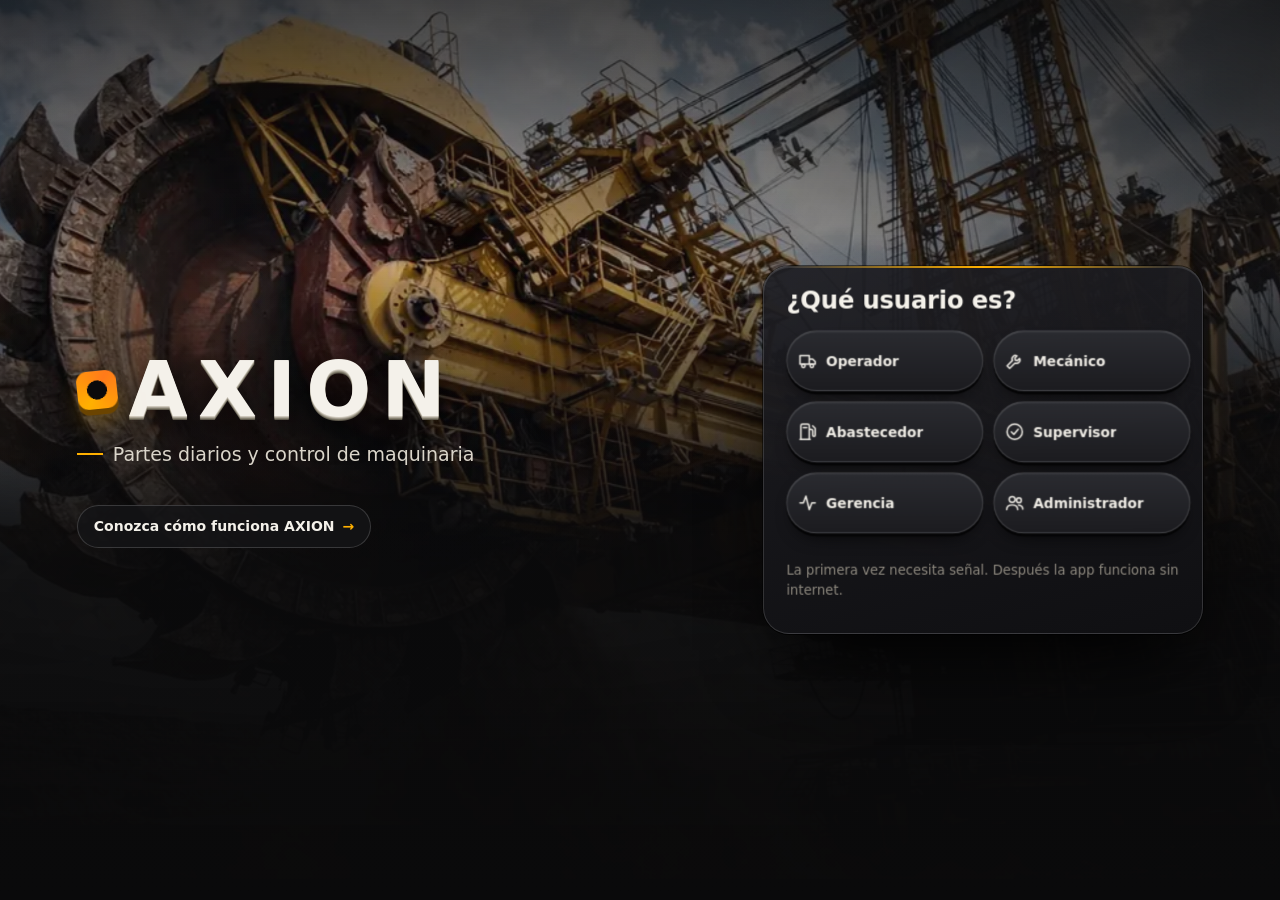
<file: index.html>
<!doctype html>
<html lang="es-PE">
<head>
  <meta charset="utf-8">
  <meta name="viewport" content="width=device-width, initial-scale=1, viewport-fit=cover">
  <meta name="theme-color" content="#0A0A0B">
  <meta name="description" content="AXION · partes diarios y control de maquinaria pesada">
  <title>AXION</title>
  <link rel="manifest" href="manifest.webmanifest">
  <link rel="icon" href="icono-192.png">
  <link rel="apple-touch-icon" href="icono-192.png">
  <!-- sin fuentes externas: la app abre al instante aun con poca señal (usa la letra del celular) -->
  <link rel="preload" as="image" href="fondo-movil.webp" type="image/webp">
  <link rel="stylesheet" href="styles.css">
  <!-- modo de color antes de dibujar (evita un destello oscuro al abrir en modo claro) -->
  <script>try { var t = localStorage.getItem('axion_tema') || 'oscuro'; if (t === 'auto') t = matchMedia('(prefers-color-scheme: light)').matches ? 'claro' : 'oscuro'; document.documentElement.setAttribute('data-tema', t); } catch (e) {}</script>
</head>
<body>
  <div id="app" aria-live="polite"><main class="ingreso"><div class="logo">AXION</div><p class="lema">Cargando…</p></main></div>
  <dialog id="dlg" aria-modal="true"></dialog>
  <!-- No usar "hidden"/display:none: algunos navegadores (Safari) no abren la cámara desde un campo oculto así. -->
  <input id="camara" class="selector-foto" type="file" accept="image/*" capture="environment" tabindex="-1" aria-hidden="true">
  <input id="galeria" class="selector-foto" type="file" accept="image/*" tabindex="-1" aria-hidden="true">
  <script src="config.js"></script>
  <script src="reglas.js"></script>
  <script src="nucleo.js"></script>
  <script src="camara.js"></script>
  <script src="app.js"></script>
</body>
</html>
</file>
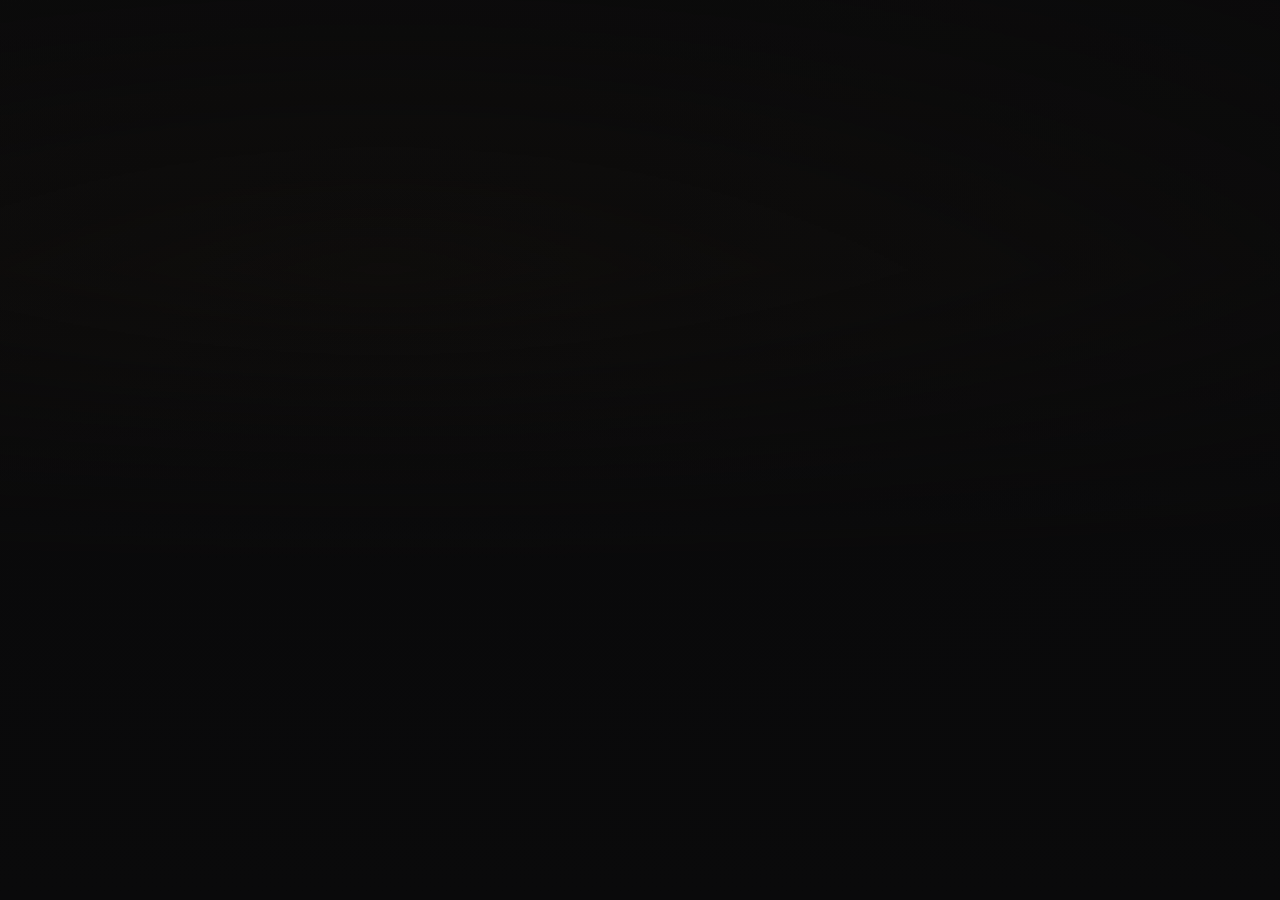
<file: combustible.html>
<!doctype html>
<html lang="es-PE">
<head>
  <meta charset="utf-8">
  <meta name="viewport" content="width=device-width, initial-scale=1, viewport-fit=cover">
  <meta name="theme-color" content="#0A0A0B">
  <meta name="description" content="AXION · Combustible: lectura de la hoja A4, consumos, gastos y desvíos por equipo">
  <title>AXION · Combustible</title>
  <link rel="manifest" href="manifest.webmanifest">
  <link rel="icon" href="icono-192.png">
  <link rel="apple-touch-icon" href="icono-192.png">
  <link rel="stylesheet" href="comb/estilos.css">
  <!-- el mismo modo de color que eligió en AXION (Cuenta › Apariencia) -->
  <script>try { var t = localStorage.getItem('axion_tema') || 'oscuro'; if (t === 'auto') t = matchMedia('(prefers-color-scheme: light)').matches ? 'claro' : 'oscuro'; document.documentElement.setAttribute('data-tema', t); var m = document.querySelector('meta[name="theme-color"]'); if (m && t === 'claro') m.setAttribute('content', '#F3F1EC'); } catch (e) {}</script>
</head>
<body>
  <div id="app" aria-live="polite"><main class="ingreso"><div class="logo">AXION<b>combustible</b></div><p class="lema">Cargando…</p></main></div>
  <dialog id="dlg" aria-modal="true"></dialog>
  <div id="aviso" role="status" aria-live="polite"></div>
  <!-- No usar display:none: Safari no abre la cámara desde un campo oculto así. -->
  <input id="camara" class="selector-foto" type="file" accept="image/*" capture="environment" tabindex="-1" aria-hidden="true">
  <input id="galeria" class="selector-foto" type="file" accept="image/*" tabindex="-1" aria-hidden="true">
  <script src="config.js"></script>
  <script src="comb/analisis.js"></script>
  <script src="comb/graficos.js"></script>
  <script src="comb/app.js"></script>
</body>
</html>
</file>
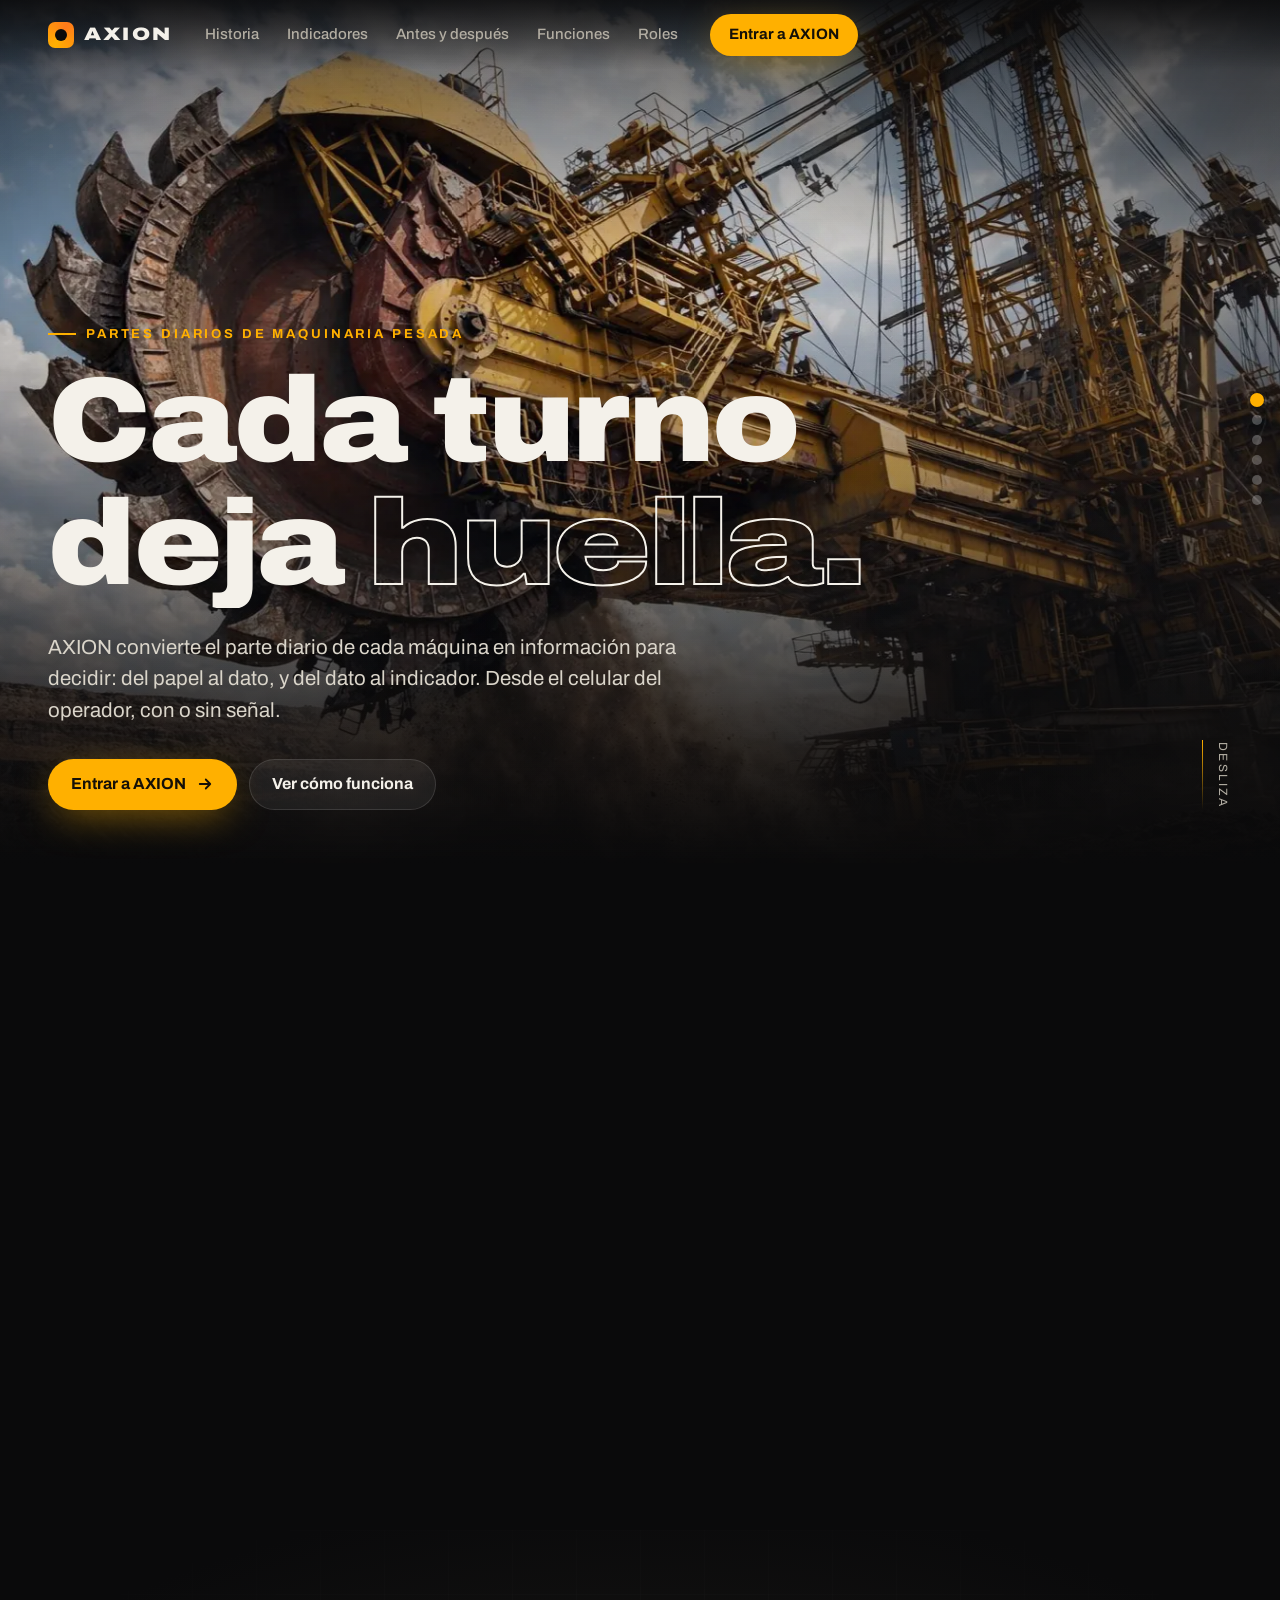
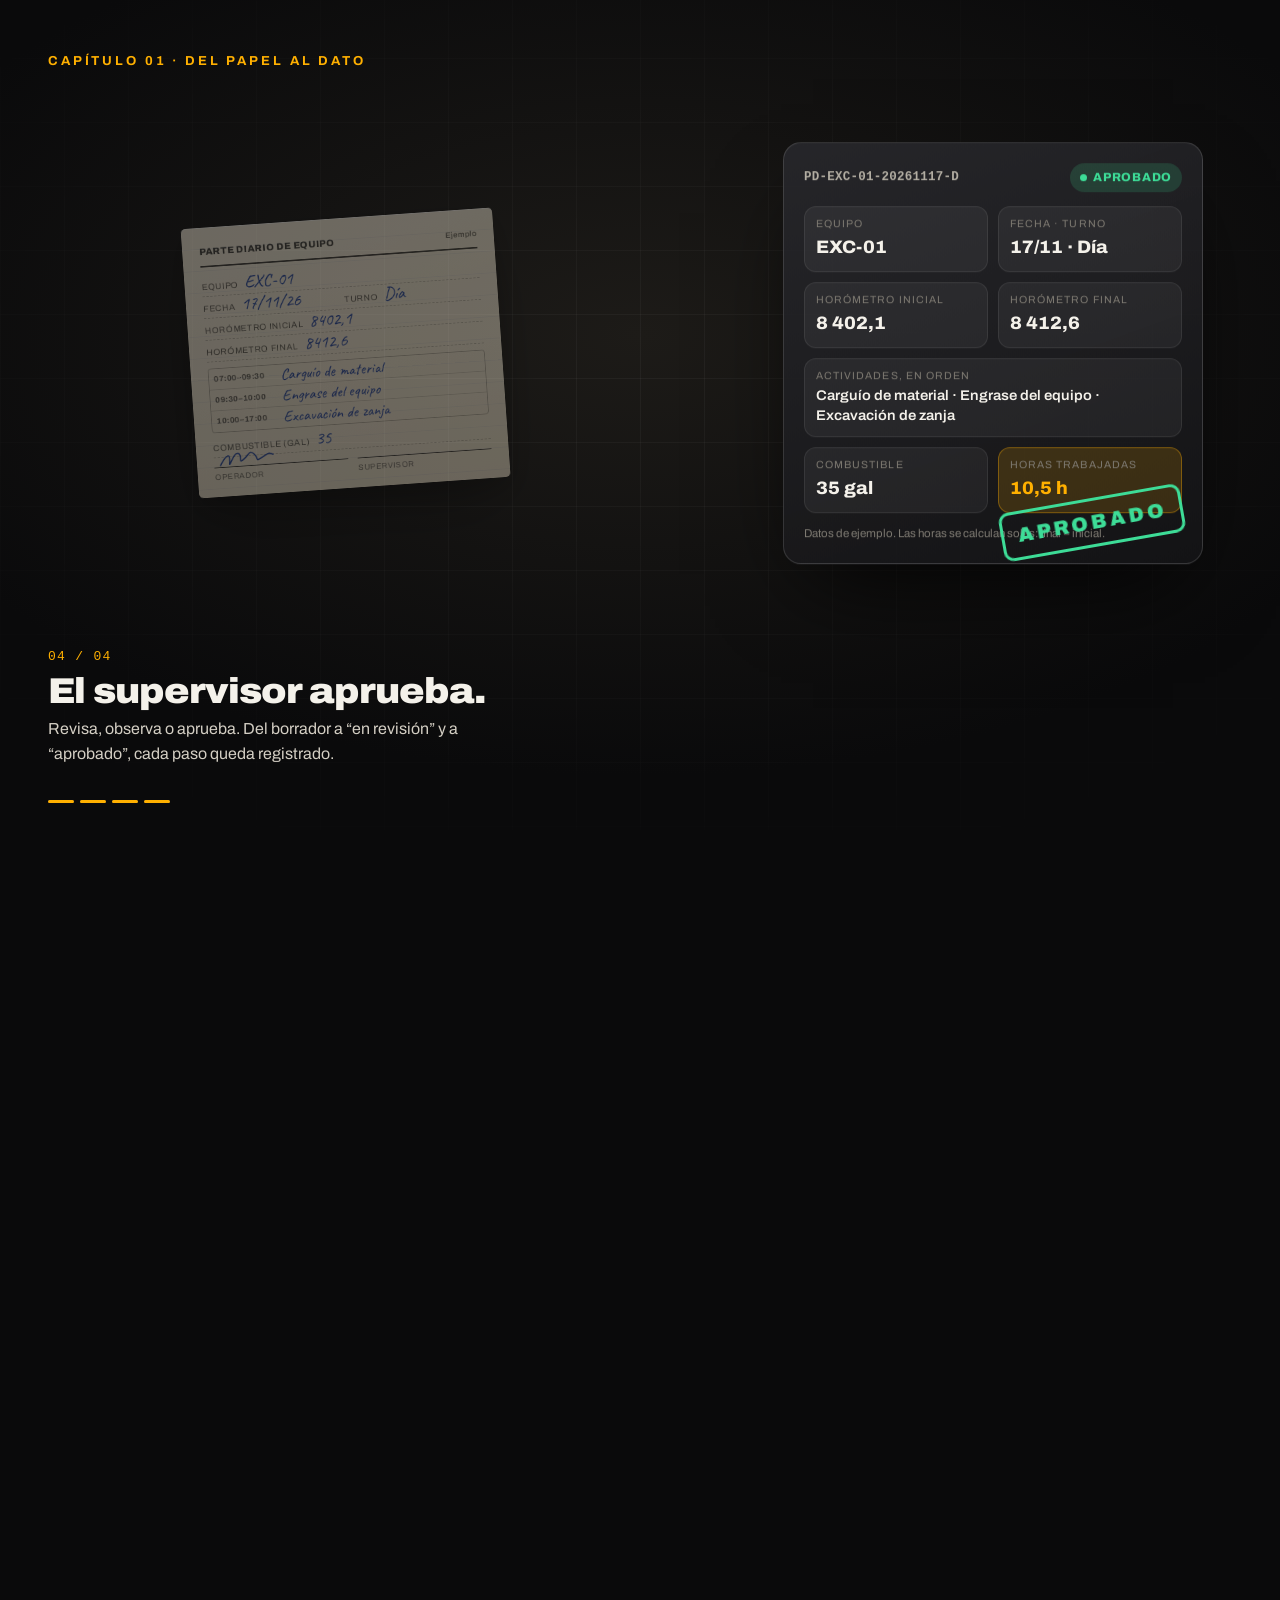
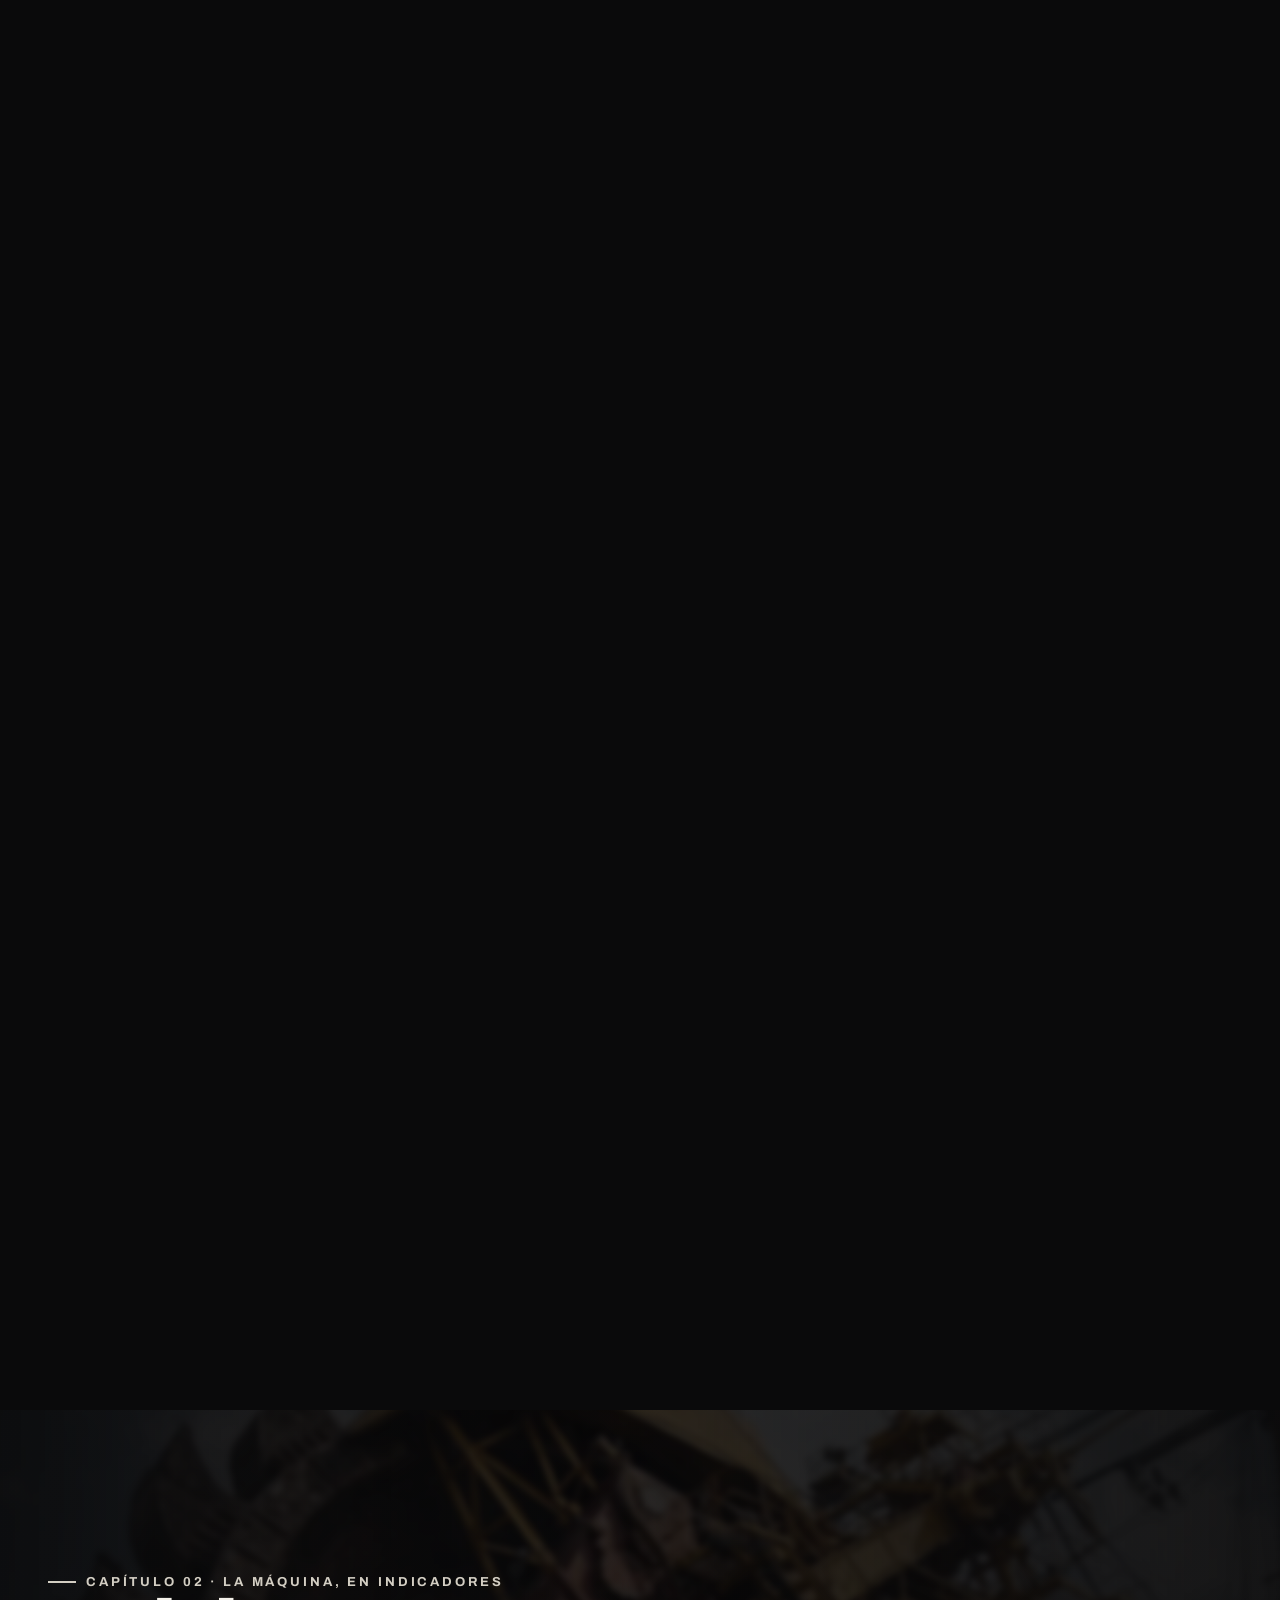
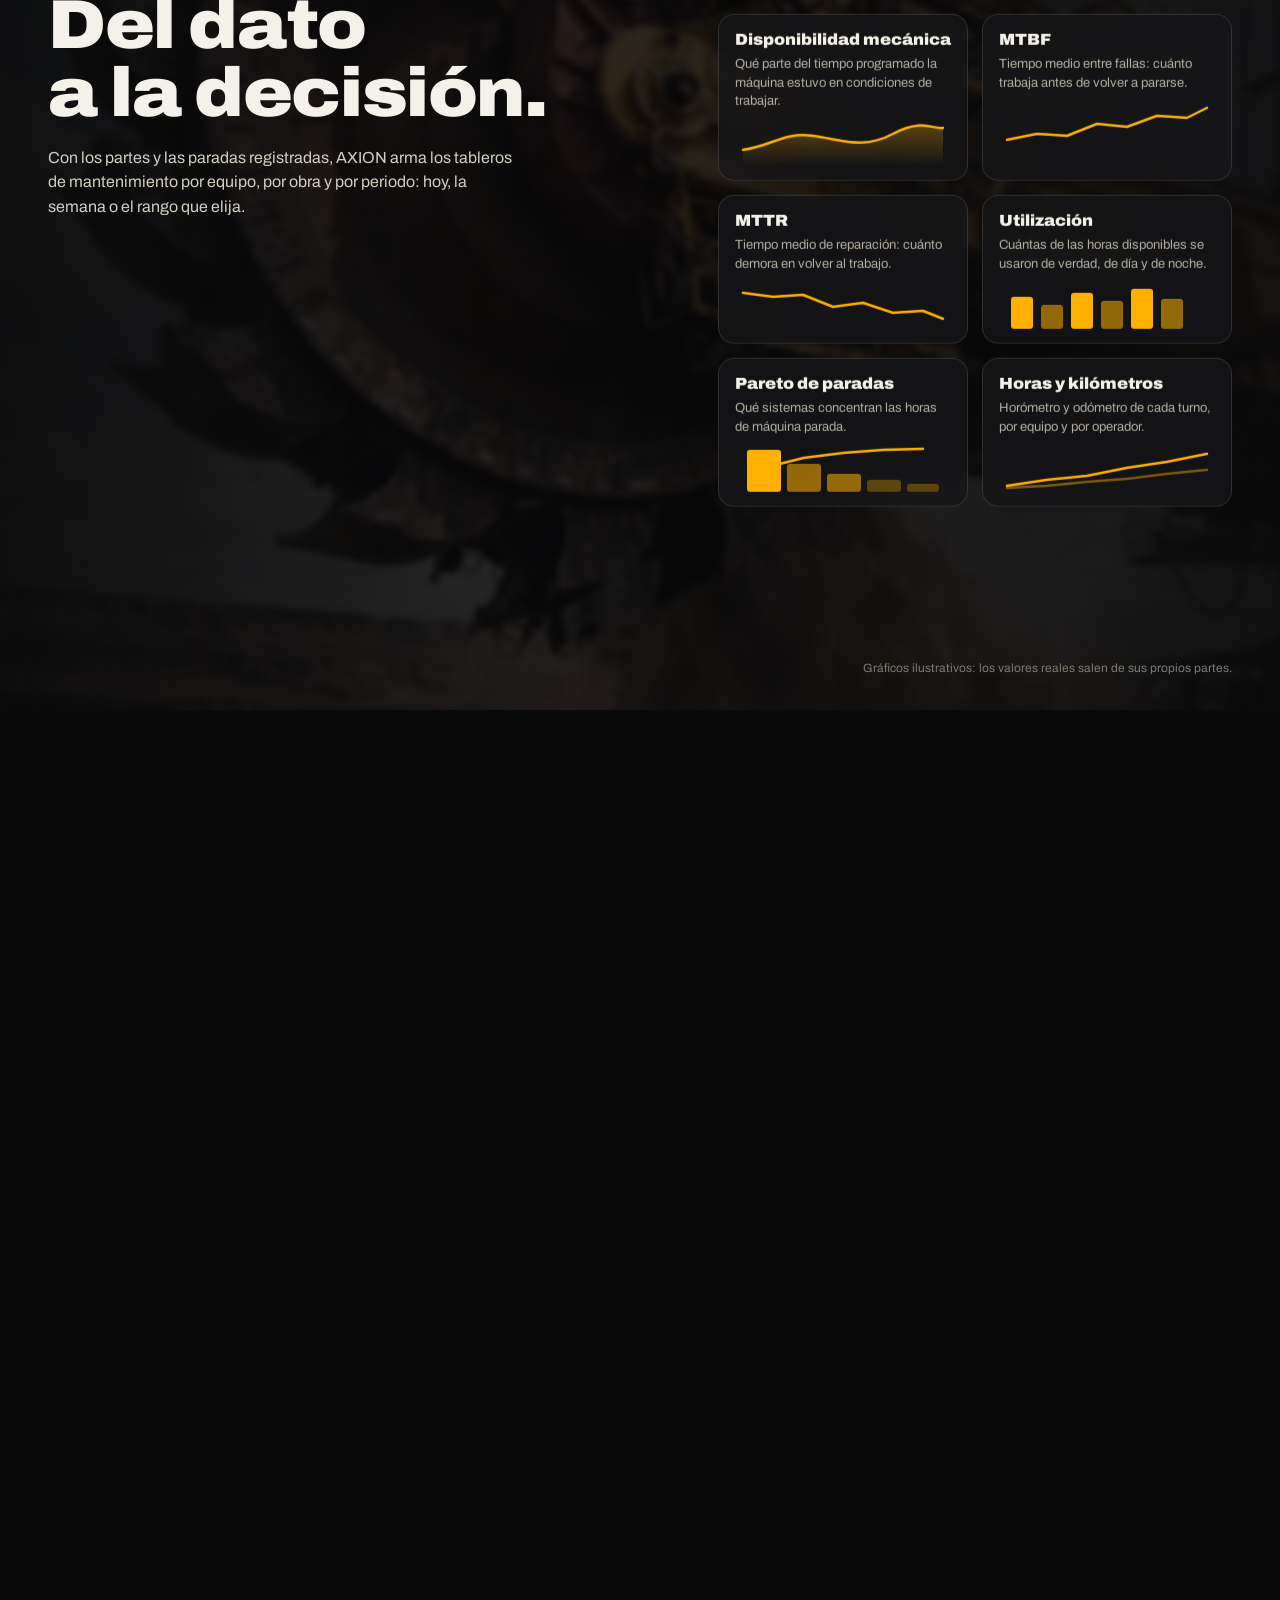
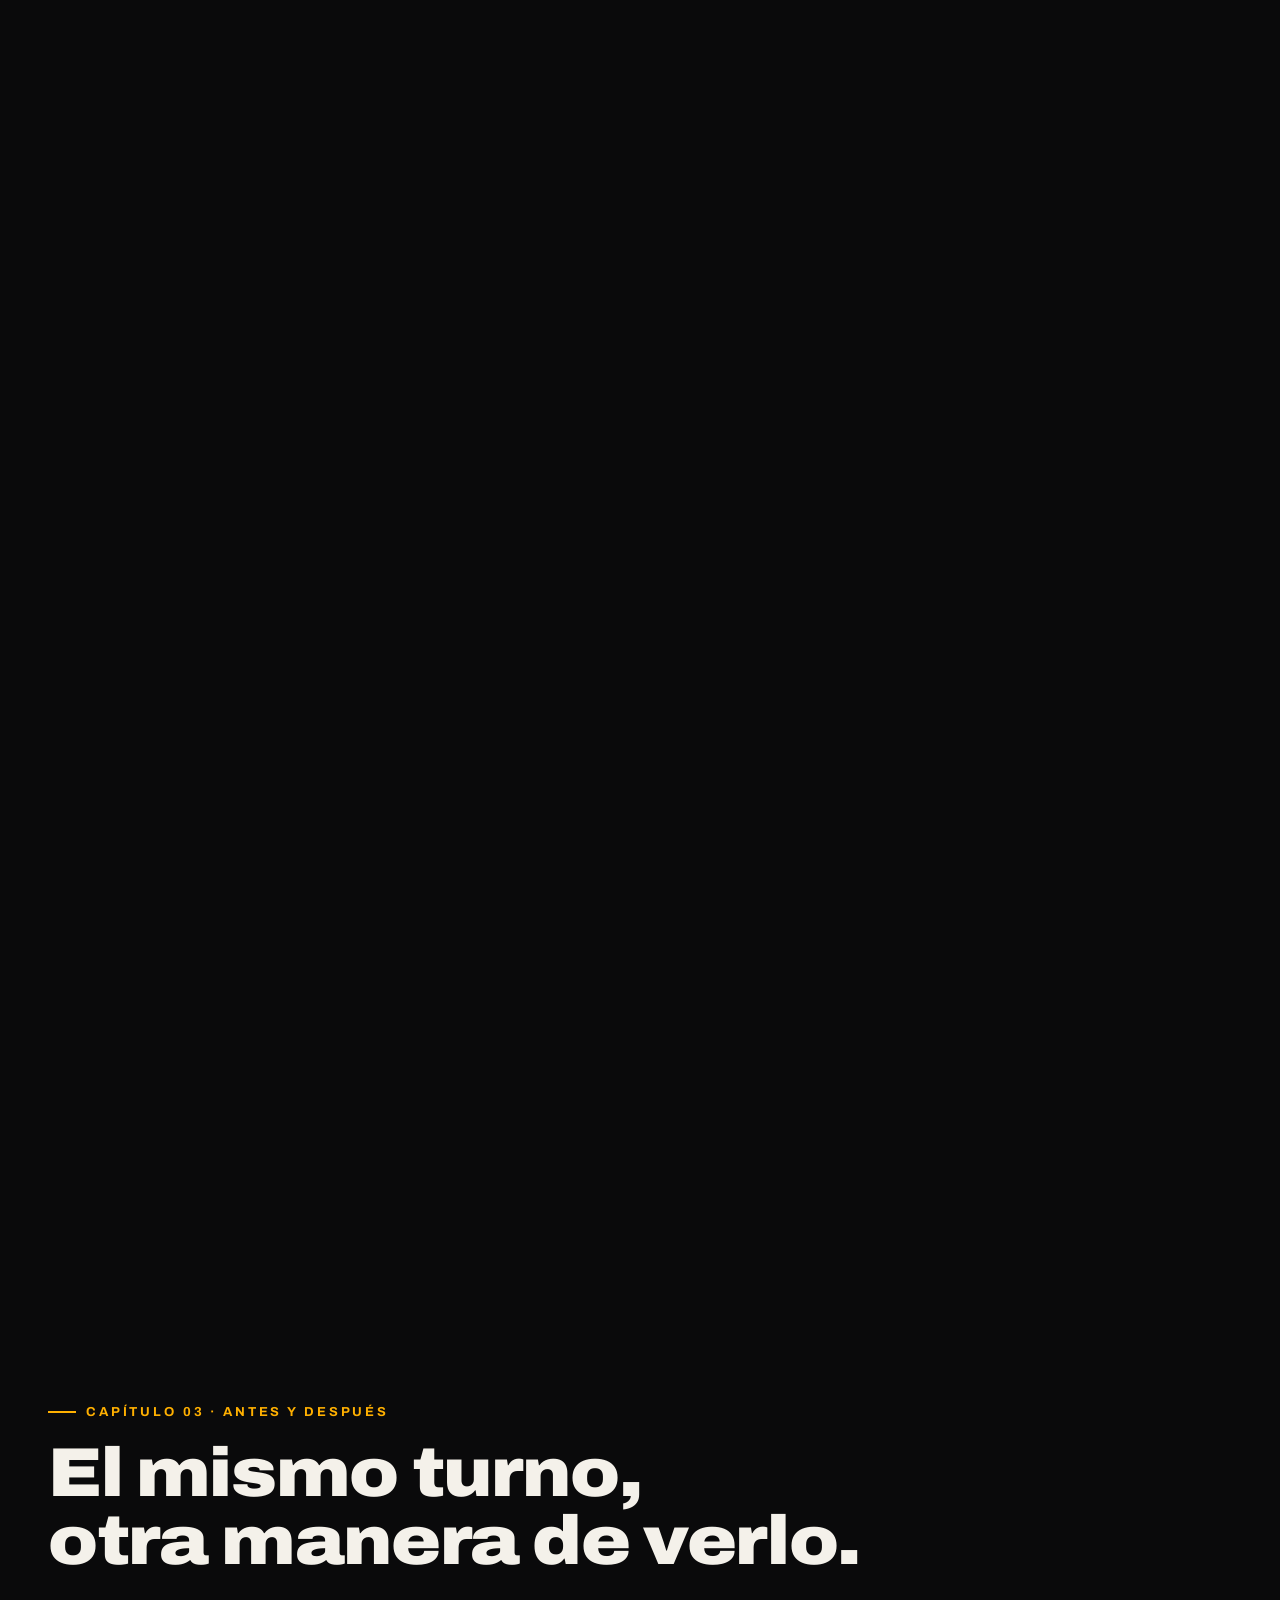
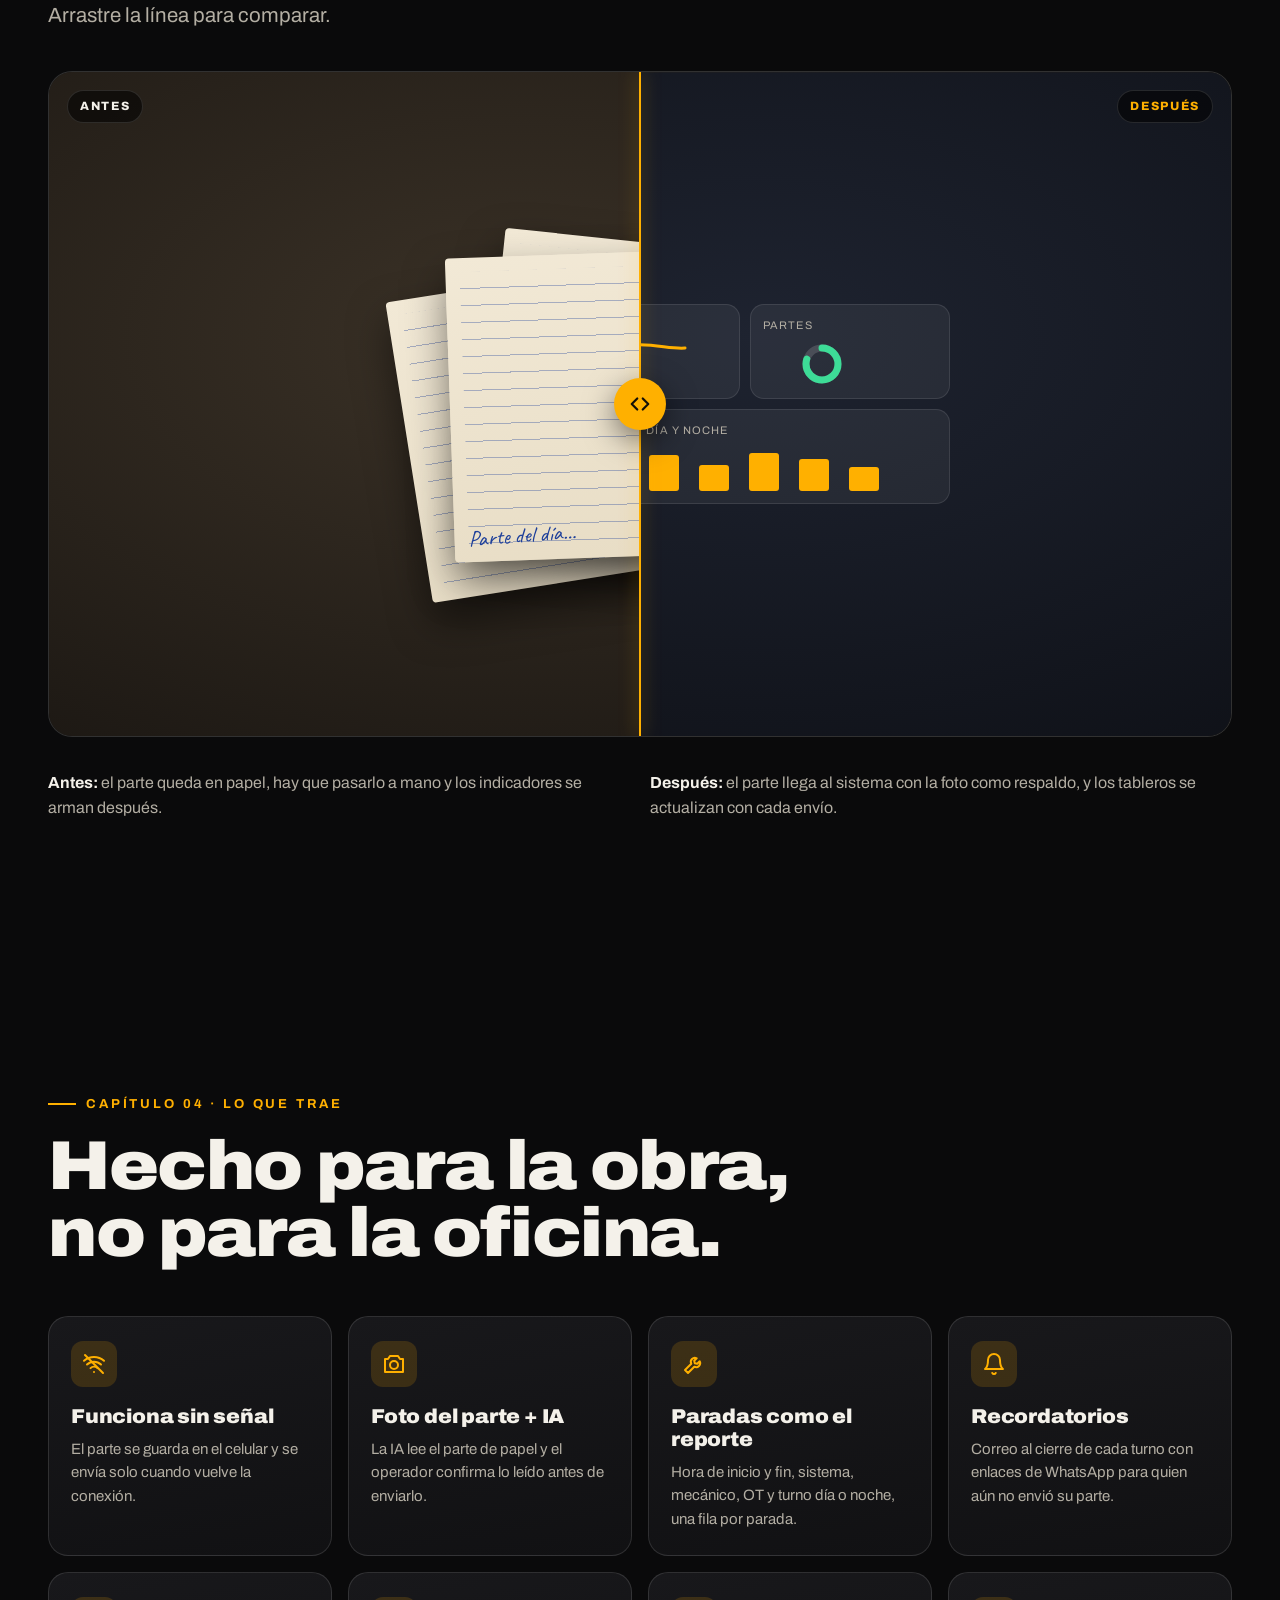
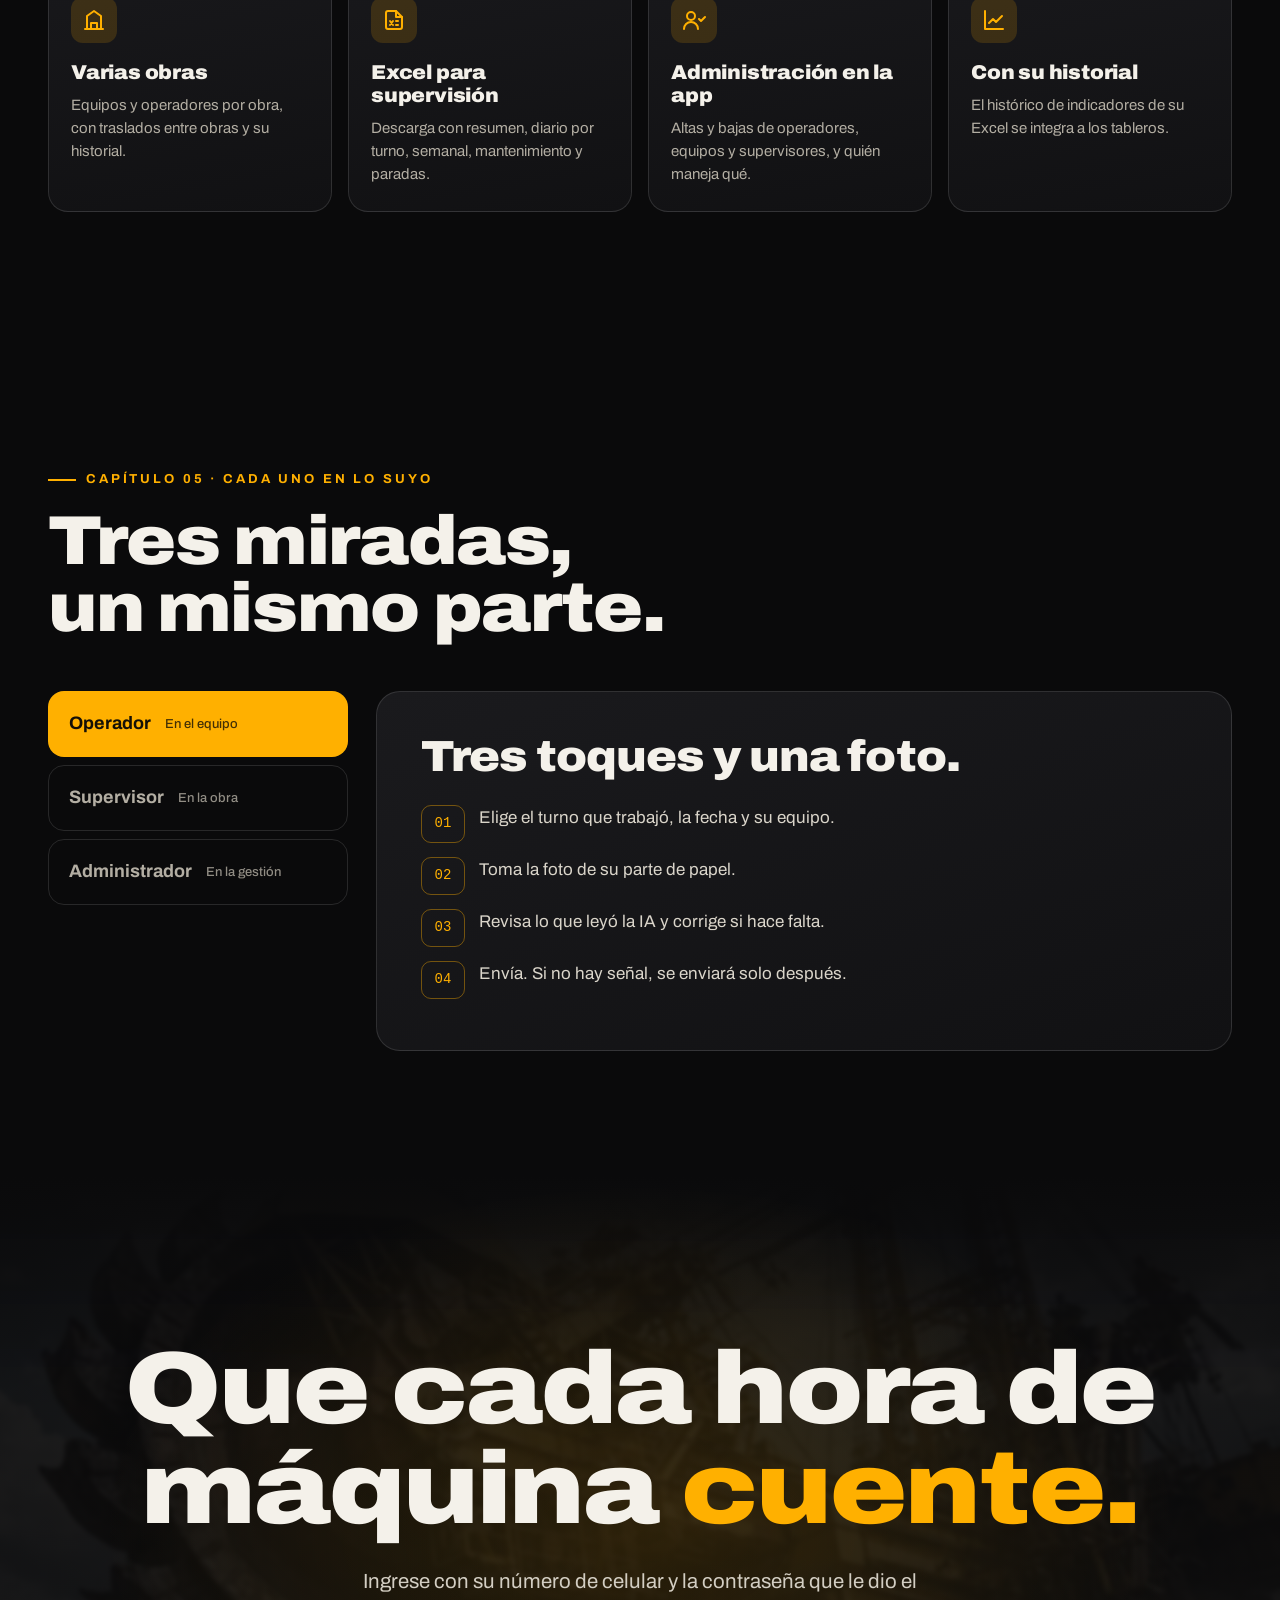
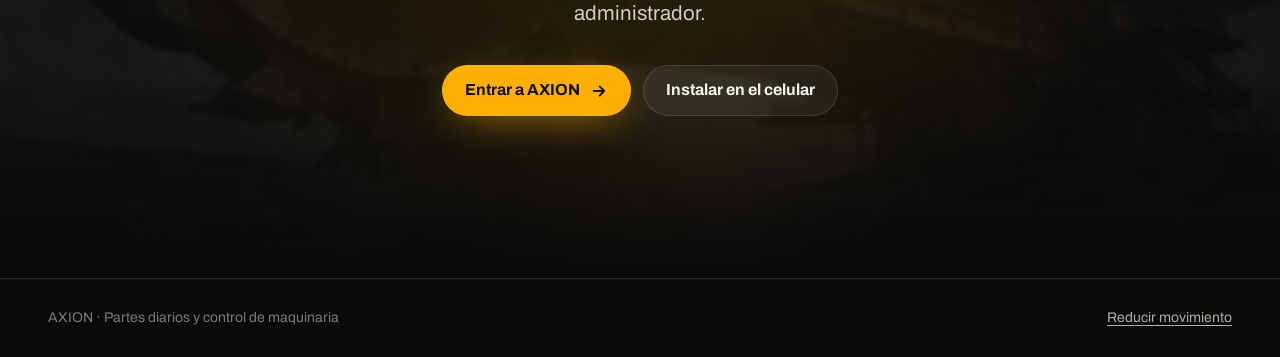
<file: descubre.html>
<!doctype html>
<html lang="es-PE" class="no-js">
<head>
<meta charset="utf-8">
<meta name="viewport" content="width=device-width, initial-scale=1, viewport-fit=cover">
<meta name="theme-color" content="#0A0A0B">
<meta name="description" content="AXION convierte el parte diario de cada máquina en información para decidir: del papel al dato, del dato al indicador.">
<title>AXION · Del parte al indicador</title>
<link rel="manifest" href="manifest.webmanifest">
<link rel="icon" href="icono-192.png">
<link rel="preconnect" href="https://fonts.googleapis.com">
<link rel="preconnect" href="https://fonts.gstatic.com" crossorigin>
<link rel="stylesheet" href="https://fonts.googleapis.com/css2?family=Archivo:wdth,wght@62..125,300..900&family=Caveat:wght@500;700&display=swap">
<link rel="preload" as="image" href="excavadora-1200.webp" imagesrcset="excavadora-720.webp 720w, excavadora-1200.webp 1200w, excavadora-1536.webp 1536w" imagesizes="100vw" fetchpriority="high">
<style>
:root{
  --negro:#0A0A0B; --carbon:#131315; --acero:#232428; --linea:rgba(255,255,255,.12);
  --texto:#F4F1EA; --suave:#B3AEA3; --tenue:#7E7A72;
  --ambar:#FFB000; --ambar2:#FF7A1A; --ambar-t:rgba(255,176,0,.16);
  --papel:#F2E9D6; --papel2:#E7DCC4; --tinta:#1D3F9A; --grafito:#3A3833; --ok:#3DDC97;
  --f:"Archivo",system-ui,-apple-system,"Segoe UI",Roboto,sans-serif;
  --mano:"Caveat","Segoe Print","Bradley Hand",cursive;
  --mono:ui-monospace,"SFMono-Regular",Consolas,monospace;
  --radio:18px; --g:clamp(16px,4vw,48px);
  color-scheme:dark;
}
*{box-sizing:border-box}
html{scroll-behavior:smooth;-webkit-text-size-adjust:100%}
html.rm{scroll-behavior:auto}
body{margin:0;background:var(--negro);color:var(--texto);font-family:var(--f);font-size:clamp(16px,1.05vw,18px);line-height:1.55;overflow-x:hidden;-webkit-font-smoothing:antialiased}
img,svg{display:block;max-width:100%}
a{color:inherit}
:focus-visible{outline:3px solid var(--ambar);outline-offset:3px;border-radius:6px}
.oculto{position:absolute!important;width:1px;height:1px;overflow:hidden;clip:rect(0 0 0 0);white-space:nowrap}
.saltar{position:fixed;left:12px;top:-60px;z-index:100;background:var(--ambar);color:#111;padding:10px 14px;border-radius:10px;font-weight:700;text-decoration:none;transition:top .2s}
.saltar:focus{top:12px}

/* ------------------------------------------------ navegación */
.barra{position:fixed;inset:0 0 auto 0;z-index:50;display:flex;align-items:center;gap:20px;padding:14px var(--g);
  background:linear-gradient(to bottom,rgba(10,10,11,.85),rgba(10,10,11,0));transition:background .3s}
.barra.solida{background:rgba(10,10,11,.82);backdrop-filter:blur(14px) saturate(140%);-webkit-backdrop-filter:blur(14px) saturate(140%);border-bottom:1px solid var(--linea)}
.marca{display:flex;align-items:center;gap:10px;text-decoration:none;font-weight:900;font-stretch:125%;letter-spacing:.14em;font-size:18px}
.marca i{width:26px;height:26px;border-radius:7px;background:conic-gradient(from 210deg,var(--ambar),var(--ambar2),var(--ambar));position:relative;flex:none}
.marca i::after{content:"";position:absolute;inset:7px;border-radius:50%;background:var(--negro)}
.enlaces{display:flex;gap:4px;margin-left:auto;list-style:none;padding:0;margin-top:0;margin-bottom:0}
.enlaces a{display:block;padding:8px 12px;border-radius:999px;text-decoration:none;color:var(--suave);font-size:15px;font-weight:500;transition:color .2s,background .2s}
.enlaces a:hover{color:var(--texto);background:rgba(255,255,255,.06)}
.enlaces a[aria-current="true"]{color:var(--texto);background:rgba(255,255,255,.1)}
.btn{display:inline-flex;align-items:center;justify-content:center;gap:10px;min-height:48px;padding:12px 22px;border-radius:999px;border:1px solid var(--linea);
  font:inherit;font-weight:700;font-size:16px;text-decoration:none;color:var(--texto);background:rgba(255,255,255,.06);cursor:pointer;transition:transform .2s,background .2s,box-shadow .2s}
.btn:hover{background:rgba(255,255,255,.12)}
.btn:active{transform:scale(.97)}
.btn.prim{background:var(--ambar);color:#151007;border-color:transparent;box-shadow:0 10px 40px -10px rgba(255,176,0,.6)}
.btn.prim:hover{background:#FFC233;box-shadow:0 14px 50px -10px rgba(255,176,0,.75)}
.btn svg{width:18px;height:18px}
.barra .btn{min-height:42px;padding:8px 18px;font-size:15px}
.menu-btn{display:none;margin-left:auto;width:44px;height:44px;border-radius:12px;border:1px solid var(--linea);background:rgba(255,255,255,.06);color:var(--texto);cursor:pointer}
.menu-btn svg{margin:auto}
.progreso{position:fixed;left:0;top:0;height:3px;width:100%;z-index:60;transform-origin:0 50%;transform:scaleX(0);background:linear-gradient(90deg,var(--ambar2),var(--ambar))}
@media (max-width:899px){
  .enlaces{position:fixed;inset:72px 12px auto 12px;flex-direction:column;padding:10px;border-radius:18px;background:rgba(19,19,21,.97);border:1px solid var(--linea);
    box-shadow:0 30px 60px rgba(0,0,0,.5);opacity:0;visibility:hidden;transform:translateY(-8px);transition:.2s}
  .enlaces.abierto{opacity:1;visibility:visible;transform:none}
  .enlaces a{padding:14px 16px;font-size:17px}
  .menu-btn{display:grid}
  .barra .btn.entrar{display:none}
  .enlaces .solo-movil{display:block}
}
.enlaces .solo-movil{display:none}

/* riel de capítulos */
.riel{position:fixed;right:18px;top:50%;transform:translateY(-50%);z-index:40;display:flex;flex-direction:column;gap:10px;list-style:none;margin:0;padding:0}
.riel a{display:block;width:10px;height:10px;border-radius:50%;background:rgba(255,255,255,.25);transition:.25s}
.riel a[aria-current="true"]{background:var(--ambar);transform:scale(1.4)}
@media (max-width:899px){.riel{display:none}}

/* ------------------------------------------------ escenas fijas */
.escena{position:relative}
.js:not(.rm) .escena.fija{height:var(--alto,400vh)}
.js:not(.rm) .escena.fija>.lienzo{position:sticky;top:0;height:100vh;height:100svh;overflow:hidden}
.lienzo{position:relative}

/* ------------------------------------------------ portada */
.portada .lienzo{min-height:100svh;display:grid;align-items:end}
.portada-img{position:absolute;inset:0;overflow:hidden;background:#2b2418 url("[data-uri]") center/cover}
.portada-img img{width:100%;height:100%;object-fit:cover;object-position:35% 50%;transform-origin:30% 45%;will-change:transform}
.portada-img::after{content:"";position:absolute;inset:0;background:
  radial-gradient(120% 90% at 30% 40%,rgba(10,10,11,0) 30%,rgba(10,10,11,.75) 100%),
  linear-gradient(to top,var(--negro) 4%,rgba(10,10,11,.35) 45%,rgba(10,10,11,.15) 70%,rgba(10,10,11,.6))}
.velo{position:absolute;inset:0;background:var(--negro);opacity:0;pointer-events:none}
#polvo{position:absolute;inset:0;width:100%;height:100%;pointer-events:none;mix-blend-mode:screen;opacity:.8}
.portada-txt{position:relative;z-index:2;padding:0 var(--g) clamp(48px,10vh,110px);max-width:1280px;will-change:transform,opacity}
.antetitulo{display:inline-flex;align-items:center;gap:10px;font-size:13px;font-weight:700;letter-spacing:.22em;text-transform:uppercase;color:var(--ambar);margin:0 0 18px}
.antetitulo::before{content:"";width:28px;height:2px;background:currentColor}
h1,h2,h3{margin:0;line-height:.98;font-weight:900;letter-spacing:-.02em}
.h-mega{font-size:clamp(46px,9.4vw,150px);font-stretch:112%;text-wrap:balance}
.h-mega em{font-style:normal;color:transparent;-webkit-text-stroke:2px var(--texto);font-stretch:125%}
.h-mega .lin{display:block;overflow:hidden;padding-bottom:.04em}
.h-mega .lin>span{display:inline-block;will-change:transform}
.bajada{max-width:640px;font-size:clamp(17px,1.6vw,21px);color:#DAD5CA;margin:24px 0 32px}
.acciones{display:flex;flex-wrap:wrap;gap:12px}
.indicio{position:absolute;right:var(--g);bottom:clamp(48px,10vh,110px);z-index:2;display:flex;flex-direction:column;align-items:center;gap:10px;color:var(--suave);font-size:12px;letter-spacing:.2em;text-transform:uppercase;writing-mode:vertical-rl}
.indicio::after{content:"";width:1px;height:70px;background:linear-gradient(var(--ambar),transparent);animation:baja 2.2s ease-in-out infinite}
@keyframes baja{0%{transform:scaleY(0);transform-origin:top}50%{transform:scaleY(1);transform-origin:top}51%{transform-origin:bottom}100%{transform:scaleY(0);transform-origin:bottom}}
@media (max-width:899px){.indicio{display:none}}

/* ------------------------------------------------ escena: del papel al dato */
.historia .lienzo{background:radial-gradient(90% 70% at 50% 45%,#1d1b18 0%,var(--negro) 70%)}
.historia .lienzo::before{content:"";position:absolute;inset:0;opacity:.35;background-image:linear-gradient(var(--linea) 1px,transparent 1px),linear-gradient(90deg,var(--linea) 1px,transparent 1px);background-size:64px 64px;
  -webkit-mask-image:radial-gradient(70% 60% at 50% 50%,#000,transparent);mask-image:radial-gradient(70% 60% at 50% 50%,#000,transparent)}
.cap-num{position:absolute;left:var(--g);top:clamp(84px,12vh,120px);z-index:5;font-size:13px;letter-spacing:.22em;text-transform:uppercase;color:var(--ambar);font-weight:700}
.escenario{position:absolute;inset:0;perspective:1400px}
.papel{position:absolute;left:50%;top:47%;width:min(400px,76vw);padding:22px 22px 18px;border-radius:6px;color:var(--grafito);
  background:linear-gradient(170deg,var(--papel),var(--papel2));
  box-shadow:0 1px 0 rgba(255,255,255,.6) inset,0 40px 80px -20px rgba(0,0,0,.8),0 10px 30px rgba(0,0,0,.4);
  transform:translate(-50%,-50%);transform-style:preserve-3d;will-change:transform,opacity;font-size:12.5px}
.papel::before{content:"";position:absolute;inset:0;border-radius:6px;pointer-events:none;opacity:.5;
  background:repeating-linear-gradient(transparent 0 27px,rgba(29,63,154,.12) 27px 28px)}
.papel-cab{display:flex;justify-content:space-between;align-items:baseline;border-bottom:2px solid var(--grafito);padding-bottom:8px;margin-bottom:10px;font-weight:800;letter-spacing:.06em;font-size:12px}
.papel-cab small{font-weight:600;letter-spacing:0;color:#6d685e}
.pf{display:flex;align-items:baseline;gap:8px;min-height:28px;border-bottom:1px dashed rgba(58,56,51,.3)}
.pf span{color:#5b574e;font-size:11px;text-transform:uppercase;letter-spacing:.06em;white-space:nowrap}
.pf i,.pt i{font-style:normal;font-family:var(--mano);font-size:23px;line-height:1;color:var(--tinta);position:relative;border-radius:4px;transition:none}
.pf i{flex:1}
.pf.doble i{flex:1}
.pt{margin:8px 0 4px;border:1px solid rgba(58,56,51,.35);border-radius:4px}
.pt div{display:grid;grid-template-columns:86px 1fr;border-bottom:1px solid rgba(58,56,51,.2);min-height:27px;align-items:center;padding:0 6px}
.pt div:last-child{border-bottom:0}
.pt b{font-size:10px;letter-spacing:.06em;text-transform:uppercase;color:#5b574e}
.pt i{font-size:20px}
.firma{display:flex;justify-content:space-between;gap:12px;margin-top:12px;font-size:10px;color:#6d685e;text-transform:uppercase;letter-spacing:.06em}
.firma div{flex:1;border-top:1px solid var(--grafito);padding-top:4px;position:relative}
.firma svg{position:absolute;bottom:14px;left:6px;width:90px;height:30px}
.papel .brillo{position:absolute;inset:0;border-radius:6px;pointer-events:none;background:linear-gradient(115deg,transparent 35%,rgba(255,255,255,.35) 50%,transparent 65%);opacity:0}
.marcado{box-shadow:0 0 0 2px var(--ambar),0 0 18px 2px rgba(255,176,0,.55);background:rgba(255,176,0,.18)}
.escaner{position:absolute;left:-4%;right:-4%;height:3px;top:0;background:var(--ambar);box-shadow:0 0 22px 6px rgba(255,176,0,.6),0 0 80px 20px rgba(255,176,0,.25);opacity:0;border-radius:3px}
.visor{position:absolute;left:50%;top:47%;width:min(470px,88vw);aspect-ratio:3/4;transform:translate(-50%,-50%);pointer-events:none;opacity:0}
.visor i{position:absolute;width:44px;height:44px;border:3px solid #fff;border-radius:4px}
.visor i:nth-child(1){left:0;top:0;border-right:0;border-bottom:0}
.visor i:nth-child(2){right:0;top:0;border-left:0;border-bottom:0}
.visor i:nth-child(3){left:0;bottom:0;border-right:0;border-top:0}
.visor i:nth-child(4){right:0;bottom:0;border-left:0;border-top:0}
.visor b{position:absolute;left:50%;top:-34px;transform:translateX(-50%);font-size:12px;letter-spacing:.2em;text-transform:uppercase;color:#fff;white-space:nowrap}
.flash{position:absolute;inset:0;background:#fff;opacity:0;pointer-events:none;z-index:6}

.ficha{position:absolute;right:max(var(--g),6vw);top:47%;width:min(420px,88vw);transform:translateY(-50%);border-radius:var(--radio);padding:20px;
  background:linear-gradient(160deg,rgba(40,40,44,.92),rgba(20,20,22,.96));border:1px solid rgba(255,255,255,.14);
  box-shadow:0 40px 90px -30px rgba(0,0,0,.9),0 0 0 1px rgba(255,176,0,.0);will-change:opacity,transform}
.ficha .marco{position:absolute;inset:0;border-radius:inherit;pointer-events:none}
.ficha-cab{display:flex;justify-content:space-between;align-items:center;gap:12px;margin-bottom:14px}
.ficha-cab b{font-family:var(--mono);font-size:12.5px;color:var(--suave);letter-spacing:.02em}
.estado{display:inline-flex;align-items:center;gap:6px;padding:5px 10px;border-radius:999px;font-size:12px;font-weight:800;letter-spacing:.06em;text-transform:uppercase;background:rgba(255,255,255,.1);color:var(--texto);transition:background .3s,color .3s}
.estado::before{content:"";width:7px;height:7px;border-radius:50%;background:currentColor}
.estado[data-e="rev"]{background:rgba(255,176,0,.18);color:var(--ambar)}
.estado[data-e="ok"]{background:rgba(61,220,151,.16);color:var(--ok)}
.ficha-grid{display:grid;grid-template-columns:1fr 1fr;gap:10px}
.slot{background:rgba(255,255,255,.05);border:1px solid rgba(255,255,255,.08);border-radius:12px;padding:9px 11px;min-width:0}
.slot.ancho{grid-column:1/-1}
.slot small{display:block;font-size:10.5px;letter-spacing:.1em;text-transform:uppercase;color:var(--tenue);margin-bottom:2px}
.slot .v{display:block;font-weight:800;font-size:18px;font-stretch:105%;will-change:transform,opacity;white-space:nowrap;overflow:hidden;text-overflow:ellipsis}
.slot .v.lista{white-space:normal;font-weight:600;font-size:14px;line-height:1.45}
.slot.calc{border-color:rgba(255,176,0,.35);background:var(--ambar-t)}
.slot.calc .v{color:var(--ambar)}
.sello{position:absolute;right:18px;bottom:16px;padding:6px 14px;border:3px solid var(--ok);color:var(--ok);border-radius:10px;font-weight:900;letter-spacing:.14em;font-size:20px;transform:rotate(-10deg) scale(2);opacity:0;pointer-events:none}
.ejemplo{display:block;margin-top:12px;font-size:11.5px;color:var(--tenue)}

.pasos{position:absolute;left:var(--g);bottom:clamp(28px,7vh,72px);z-index:5;margin:0;padding:0;list-style:none;width:min(470px,calc(100% - 2*var(--g)))}
.pasos li{position:absolute;left:0;bottom:0;width:100%;opacity:0;transform:translateY(16px);transition:opacity .45s,transform .45s}
.pasos li.activo{opacity:1;transform:none;position:relative}
.pasos .n{font-family:var(--mono);color:var(--ambar);font-size:13px;letter-spacing:.1em}
.pasos h3{font-size:clamp(24px,2.8vw,38px);font-stretch:108%;margin:6px 0 8px}
.pasos p{margin:0;color:#D3CEC3}
.pasos-guia{position:absolute;left:var(--g);bottom:clamp(14px,3vh,30px);z-index:5;display:flex;gap:6px}
.pasos-guia i{width:26px;height:3px;border-radius:3px;background:rgba(255,255,255,.18);overflow:hidden;position:relative}
.pasos-guia i b{position:absolute;inset:0;background:var(--ambar);transform-origin:0 50%;transform:scaleX(0)}

@media (max-width:899px){
  .papel{top:40%;width:min(330px,72vw);font-size:11px;padding:16px 16px 12px}
  .pf i,.pt i{font-size:20px}.pt i{font-size:17px}.pt div{grid-template-columns:70px 1fr;min-height:23px}.pf{min-height:24px}
  .visor{top:40%;width:min(390px,84vw)}
  .ficha{right:50%;top:calc(50% - 60px);transform:translate(50%,-50%);width:min(380px,calc(100vw - 32px));padding:16px}
  .js:not(.rm) .cap-num{opacity:.0;pointer-events:none}
  .slot .v{font-size:16px}
  .pasos{bottom:24px}
  .pasos p{font-size:15px}
  .pasos-guia{display:none}
}
@media (max-width:899px) and (max-height:700px){.ficha .slot.ancho .v.lista{font-size:12.5px}.papel{transform:translate(-50%,-50%) scale(.85)}}

/* ------------------------------------------------ escena: indicadores */
.indicadores .lienzo{background:var(--negro)}
.ind-fondo{position:absolute;inset:0;overflow:hidden}
.ind-fondo img{width:100%;height:100%;object-fit:cover;object-position:28% 50%;transform-origin:22% 48%;will-change:transform,filter;filter:saturate(.9) brightness(.55)}
.ind-fondo::after{content:"";position:absolute;inset:0;background:linear-gradient(90deg,rgba(10,10,11,.92) 0%,rgba(10,10,11,.55) 45%,rgba(10,10,11,.88) 100%)}
.ind-txt{position:absolute;left:var(--g);top:clamp(96px,16vh,170px);z-index:3;max-width:560px}
.ind-txt h2,.seccion h2{font-size:clamp(36px,5.4vw,84px);font-stretch:110%}
.ind-txt p{color:#D3CEC3;margin:18px 0 0;max-width:470px}
.tablero{position:absolute;right:var(--g);top:50%;transform:translateY(-50%);z-index:3;display:grid;grid-template-columns:repeat(2,minmax(0,250px));gap:14px;perspective:1000px}
.kpi{position:relative;padding:16px 16px 14px;border-radius:16px;background:rgba(22,22,25,.78);border:1px solid rgba(255,255,255,.12);backdrop-filter:blur(10px);-webkit-backdrop-filter:blur(10px);will-change:transform,opacity}
.kpi h3{font-size:16px;line-height:1.15;font-stretch:105%;letter-spacing:0}
.kpi p{margin:6px 0 10px;font-size:13px;line-height:1.4;color:var(--suave)}
.kpi svg{width:100%;height:46px;overflow:visible}
.kpi .tr{fill:none;stroke:var(--ambar);stroke-width:2.5;stroke-linecap:round;stroke-linejoin:round}
.kpi .ar{fill:url(#gAmbar);opacity:.5}
.kpi .bar{fill:var(--ambar)}
.kpi .bar.b2{fill:rgba(255,176,0,.55)}.kpi .bar.b3{fill:rgba(255,176,0,.3)}
.nota-graf{position:absolute;right:var(--g);bottom:20px;z-index:3;font-size:12px;color:var(--tenue)}
@media (max-width:1099px){.tablero{grid-template-columns:repeat(2,minmax(0,1fr));left:var(--g);right:var(--g);top:auto;bottom:52px;transform:none}.nota-graf{left:var(--g);bottom:16px;font-size:11.5px}.kpi p{display:none}.kpi{padding:12px}.kpi svg{height:34px}.ind-txt{top:96px}}
@media (max-width:599px){.tablero{gap:8px}.kpi h3{font-size:14px}.ind-txt p{font-size:15px}}

/* ------------------------------------------------ secciones normales */
.seccion{padding:clamp(80px,14vh,160px) var(--g);max-width:1320px;margin:0 auto}
.seccion .bajada{color:var(--suave)}
.revelar{opacity:0;transform:translateY(30px);transition:opacity .8s cubic-bezier(.2,.7,.2,1),transform .8s cubic-bezier(.2,.7,.2,1)}
.revelar.visto{opacity:1;transform:none}
.no-js .revelar,.rm .revelar{opacity:1;transform:none}

/* antes / después */
.comparar{position:relative;margin-top:40px;border-radius:24px;overflow:hidden;border:1px solid var(--linea);width:100%;height:clamp(420px,52vw,700px);background:#151515;--x:50%;user-select:none;touch-action:pan-y}
.lado{position:absolute;inset:0;display:grid;place-items:center;padding:28px}
.antes{background:radial-gradient(80% 80% at 40% 40%,#3b3227,#1a1612)}
.despues{background:radial-gradient(80% 80% at 60% 40%,#1e2330,#0e1016);clip-path:inset(0 0 0 var(--x))}
.etq{position:absolute;top:18px;padding:6px 12px;border-radius:999px;font-size:12px;font-weight:800;letter-spacing:.14em;text-transform:uppercase;background:rgba(0,0,0,.55);border:1px solid var(--linea)}
.antes .etq{left:18px}.despues .etq{right:18px;color:var(--ambar)}
.pila{position:relative;width:min(56%,380px);aspect-ratio:4/3.2}
.pila div{position:absolute;inset:0;border-radius:4px;background:linear-gradient(170deg,var(--papel),var(--papel2));box-shadow:0 20px 40px rgba(0,0,0,.5);padding:14px}
.pila div:nth-child(1){transform:rotate(-9deg) translate(-12%,4%)}
.pila div:nth-child(2){transform:rotate(6deg) translate(10%,-3%)}
.pila div:nth-child(3){transform:rotate(-2deg)}
.pila div::before{content:"";position:absolute;inset:14px;background:repeating-linear-gradient(transparent 0 16px,rgba(29,63,154,.35) 16px 17px);-webkit-mask-image:linear-gradient(90deg,#000 0 70%,transparent 70%);mask-image:linear-gradient(90deg,#000 55%,transparent 85%)}
.pila p{position:absolute;left:14px;right:14px;bottom:12px;margin:0;font-family:var(--mano);font-size:22px;color:var(--tinta);transform:rotate(-2deg)}
.mini-tablero{width:min(78%,620px);display:grid;grid-template-columns:repeat(3,1fr);gap:10px}
.mini-tablero div{border-radius:14px;background:rgba(255,255,255,.06);border:1px solid rgba(255,255,255,.1);padding:12px;min-height:84px}
.mini-tablero div.w2{grid-column:span 2}
.mini-tablero small{display:block;font-size:11px;letter-spacing:.1em;text-transform:uppercase;color:var(--suave);margin-bottom:8px}
.mini-tablero svg{width:100%;height:44px}
.manija{position:absolute;top:0;bottom:0;left:var(--x);width:0;z-index:3}
.manija::before{content:"";position:absolute;top:0;bottom:0;left:-1px;width:2px;background:var(--ambar);box-shadow:0 0 18px rgba(255,176,0,.7)}
.manija span{position:absolute;top:50%;left:0;width:52px;height:52px;transform:translate(-50%,-50%);border-radius:50%;background:var(--ambar);color:#151007;display:grid;place-items:center;box-shadow:0 10px 30px rgba(0,0,0,.5);cursor:ew-resize}
.comparar input{position:absolute;inset:0;width:100%;height:100%;opacity:0;cursor:ew-resize;z-index:4;margin:0}
.comparar input:focus-visible+.manija span{outline:3px solid #fff;outline-offset:3px}
.pie-comp{display:grid;grid-template-columns:1fr 1fr;gap:20px;margin-top:18px;color:var(--suave)}
.pie-comp b{color:var(--texto)}
@media (max-width:699px){.comparar{height:440px}.mini-tablero{grid-template-columns:1fr 1fr;width:92%}.mini-tablero div.w2{grid-column:span 2}.pila{width:72%}.pie-comp{grid-template-columns:1fr}}

/* funciones */
.funciones{display:grid;grid-template-columns:repeat(4,minmax(0,1fr));gap:16px;margin-top:48px}
.fn{position:relative;padding:24px 22px;border-radius:20px;background:linear-gradient(170deg,#18181b,#111113);border:1px solid var(--linea);overflow:hidden;transition:border-color .3s,transform .3s}
.fn:hover{border-color:rgba(255,176,0,.45);transform:translateY(-4px)}
.fn::after{content:"";position:absolute;inset:auto -40% -60% auto;width:220px;height:220px;border-radius:50%;background:radial-gradient(var(--ambar-t),transparent 70%);opacity:0;transition:opacity .4s}
.fn:hover::after{opacity:1}
.fn .ic{width:46px;height:46px;border-radius:12px;display:grid;place-items:center;background:var(--ambar-t);color:var(--ambar);margin-bottom:18px}
.fn .ic svg{width:24px;height:24px}
.fn h3{font-size:20px;line-height:1.15;font-stretch:105%;letter-spacing:-.01em}
.fn p{margin:10px 0 0;color:var(--suave);font-size:15px}
@media (max-width:1099px){.funciones{grid-template-columns:repeat(2,minmax(0,1fr))}}
@media (max-width:599px){.funciones{grid-template-columns:1fr}}

/* roles */
.roles{display:grid;grid-template-columns:300px 1fr;gap:28px;margin-top:48px;align-items:start}
.pestanas{display:flex;flex-direction:column;gap:8px}
.pestanas button{all:unset;cursor:pointer;display:flex;align-items:center;gap:14px;padding:18px 20px;border-radius:16px;border:1px solid var(--linea);color:var(--suave);font-weight:700;font-size:18px;transition:.25s}
.pestanas button:hover{color:var(--texto);background:rgba(255,255,255,.04)}
.pestanas button[aria-selected="true"]{color:#151007;background:var(--ambar);border-color:transparent}
.pestanas button:focus-visible{outline:3px solid var(--ambar);outline-offset:3px}
.pestanas small{display:block;font-weight:500;font-size:13px;opacity:.8}
.panel{padding:clamp(24px,4vw,44px);border-radius:24px;background:linear-gradient(160deg,#1a1a1d,#111113);border:1px solid var(--linea);min-height:360px}
.panel h3{font-size:clamp(28px,3.4vw,46px);font-stretch:108%}
.panel ol{margin:26px 0 0;padding:0;list-style:none;counter-reset:p;display:grid;gap:14px}
.panel li{counter-increment:p;display:grid;grid-template-columns:44px 1fr;gap:14px;align-items:start;font-size:17px;color:#DAD5CA}
.panel li::before{content:counter(p,decimal-leading-zero);font-family:var(--mono);font-size:14px;color:var(--ambar);border:1px solid rgba(255,176,0,.4);border-radius:10px;height:36px;display:grid;place-items:center}
.panel[hidden]{display:none}
@media (max-width:799px){.roles{grid-template-columns:1fr}.pestanas{flex-direction:row;overflow-x:auto;padding-bottom:4px}.pestanas button{flex:none;font-size:16px;padding:12px 16px}.pestanas small{display:none}}

/* cierre */
.cierre{position:relative;overflow:hidden;text-align:center;padding:clamp(100px,18vh,200px) var(--g)}
.cierre::before{content:"";position:absolute;inset:0;background:url("excavadora-720.webp") center/cover;opacity:.18;filter:grayscale(.3) blur(2px);transform:scale(1.05)}
.cierre::after{content:"";position:absolute;inset:0;background:radial-gradient(60% 70% at 50% 50%,rgba(255,176,0,.14),transparent 70%),linear-gradient(var(--negro),rgba(10,10,11,.6) 30%,rgba(10,10,11,.6) 70%,var(--negro))}
.cierre>*{position:relative;z-index:1}
.cierre h2{font-size:clamp(44px,8vw,128px);font-stretch:115%;max-width:14ch;margin:0 auto}
.cierre h2 span{color:var(--ambar)}
.cierre .bajada{margin:26px auto 36px;color:#D3CEC3}
.cierre .acciones{justify-content:center}
footer{border-top:1px solid var(--linea);padding:28px var(--g);display:flex;flex-wrap:wrap;gap:16px;justify-content:space-between;align-items:center;color:var(--tenue);font-size:14px}
footer button{all:unset;cursor:pointer;color:var(--suave);text-decoration:underline;text-underline-offset:3px}
footer button:focus-visible{outline:3px solid var(--ambar);outline-offset:3px;border-radius:4px}

dialog{border:1px solid var(--linea);border-radius:22px;background:#161618;color:var(--texto);padding:28px;max-width:min(520px,calc(100vw - 32px));box-shadow:0 40px 100px rgba(0,0,0,.7)}
dialog::backdrop{background:rgba(0,0,0,.65);backdrop-filter:blur(4px)}
dialog h2{font-size:28px;margin-bottom:14px;font-stretch:108%}
dialog h3{font-size:16px;margin:18px 0 6px;color:var(--ambar);letter-spacing:.04em}
dialog ol{margin:0;padding-left:20px;color:#D3CEC3}
dialog .acciones{margin-top:24px}

/* ------------------------------------------------ movimiento reducido / sin JS */
.rm .escena.fija{height:auto}
.rm .historia .lienzo,.no-js .historia .lienzo{min-height:auto;padding:120px var(--g) 60px;display:grid;grid-template-columns:1fr 1fr;gap:40px;align-items:center}
.rm .escenario,.no-js .escenario{position:relative;inset:auto;display:contents}
.rm .papel,.rm .ficha,.no-js .papel,.no-js .ficha{position:relative;left:auto;right:auto;top:auto;transform:none!important;opacity:1!important;margin:0 auto}
.rm .visor,.rm .flash,.rm .escaner,.no-js .visor,.no-js .escaner{display:none}
.rm .pasos,.no-js .pasos{position:relative;left:auto;bottom:auto;grid-column:1/-1;display:grid;grid-template-columns:repeat(4,1fr);gap:24px;width:auto}
.rm .pasos li,.no-js .pasos li{position:relative;opacity:1;transform:none}
.rm .pasos-guia,.no-js .pasos-guia{display:none}
.rm .cap-num,.no-js .cap-num{position:relative;left:auto;top:auto;grid-column:1/-1}
.rm .sello,.no-js .sello{opacity:1;transform:rotate(-10deg)}
.rm .slot .v,.no-js .slot .v{transform:none!important;opacity:1!important}
.rm .indicadores .lienzo,.no-js .indicadores .lienzo{min-height:auto;padding:120px var(--g) 60px;display:grid;gap:36px}
.rm .ind-txt,.rm .tablero,.rm .nota-graf,.no-js .ind-txt,.no-js .tablero,.no-js .nota-graf{position:relative;inset:auto;transform:none;left:auto;right:auto;top:auto;bottom:auto}
.rm .kpi,.no-js .kpi{opacity:1!important;transform:none!important}
.rm .kpi .tr,.no-js .kpi .tr{stroke-dashoffset:0!important}
.rm .ind-fondo img{transform:none!important}
.rm .portada-txt{transform:none!important;opacity:1!important}
.rm .indicio::after{animation:none}
@media (max-width:899px){.rm .historia .lienzo,.no-js .historia .lienzo{grid-template-columns:1fr}.rm .pasos,.no-js .pasos{grid-template-columns:1fr 1fr}.rm .tablero,.no-js .tablero{grid-template-columns:1fr 1fr}}
@media (max-width:599px){.rm .pasos,.no-js .pasos{grid-template-columns:1fr}}
@media (prefers-reduced-motion:reduce){*,*::before,*::after{animation-duration:.01ms!important;transition-duration:.01ms!important}}
</style>
</head>
<body>
<script>document.documentElement.className = 'js';</script>
<noscript><style>.revelar{opacity:1;transform:none}</style></noscript>
<a class="saltar" href="#historia">Saltar al contenido</a>
<div class="progreso" id="progreso" aria-hidden="true"></div>

<header class="barra" id="barra">
  <a class="marca" href="#inicio" aria-label="AXION, ir al inicio"><i aria-hidden="true"></i>AXION</a>
  <nav aria-label="Secciones">
    <ul class="enlaces" id="enlaces">
      <li><a href="#historia">Historia</a></li>
      <li><a href="#indicadores">Indicadores</a></li>
      <li><a href="#antes-despues">Antes y después</a></li>
      <li><a href="#funciones">Funciones</a></li>
      <li><a href="#roles">Roles</a></li>
      <li class="solo-movil"><a href="./">Entrar a AXION →</a></li>
    </ul>
  </nav>
  <a class="btn prim entrar" href="./">Entrar a AXION</a>
  <button class="menu-btn" id="menuBtn" aria-expanded="false" aria-controls="enlaces" aria-label="Abrir menú">
    <svg width="20" height="20" viewBox="0 0 24 24" fill="none" stroke="currentColor" stroke-width="2" stroke-linecap="round" aria-hidden="true"><path d="M4 7h16M4 12h16M4 17h16"/></svg>
  </button>
</header>

<ul class="riel" aria-label="Capítulos">
  <li><a href="#inicio" aria-label="Inicio"></a></li>
  <li><a href="#historia" aria-label="Del papel al dato"></a></li>
  <li><a href="#indicadores" aria-label="Indicadores"></a></li>
  <li><a href="#antes-despues" aria-label="Antes y después"></a></li>
  <li><a href="#funciones" aria-label="Funciones"></a></li>
  <li><a href="#roles" aria-label="Roles"></a></li>
</ul>

<main id="contenido">
<!-- ================================================= PORTADA -->
<section class="escena fija portada" id="inicio" style="--alto:170vh" aria-labelledby="t-portada">
  <div class="lienzo">
    <div class="portada-img">
      <picture>
        <source type="image/webp" srcset="excavadora-720.webp 720w, excavadora-1200.webp 1200w, excavadora-1536.webp 1536w" sizes="100vw">
        <img id="heroImg" src="excavadora-1200.jpg" srcset="excavadora-720.jpg 720w, excavadora-1200.jpg 1200w, excavadora-1536.jpg 1536w" sizes="100vw"
             width="1536" height="1024" fetchpriority="high" decoding="async"
             alt="Excavadora de rueda de cangilones trabajando en una mina a cielo abierto, levantando polvo bajo un cielo nublado.">
      </picture>
      <canvas id="polvo" aria-hidden="true"></canvas>
      <div class="velo" id="heroVelo"></div>
    </div>
    <div class="portada-txt" id="heroTxt">
      <p class="antetitulo">Partes diarios de maquinaria pesada</p>
      <h1 class="h-mega" id="t-portada">
        <span class="lin"><span>Cada turno</span></span>
        <span class="lin"><span>deja <em>huella.</em></span></span>
      </h1>
      <p class="bajada">AXION convierte el parte diario de cada máquina en información para decidir: del papel al dato, y del dato al indicador. Desde el celular del operador, con o sin señal.</p>
      <div class="acciones">
        <a class="btn prim" href="./">Entrar a AXION
          <svg viewBox="0 0 24 24" fill="none" stroke="currentColor" stroke-width="2.4" stroke-linecap="round" stroke-linejoin="round" aria-hidden="true"><path d="M5 12h14M13 6l6 6-6 6"/></svg></a>
        <a class="btn" href="#historia">Ver cómo funciona</a>
      </div>
    </div>
    <div class="indicio" aria-hidden="true">Desliza</div>
  </div>
</section>

<!-- ================================================= HISTORIA: DEL PAPEL AL DATO -->
<section class="escena fija historia" id="historia" style="--alto:520vh" aria-labelledby="t-historia">
  <div class="lienzo">
    <p class="cap-num" id="t-historia">Capítulo 01 · Del papel al dato</p>
    <div class="escenario" id="escenario">
      <div class="papel" id="papel" role="img" aria-label="Parte diario en papel de ejemplo, llenado a mano">
        <div class="papel-cab">PARTE DIARIO DE EQUIPO <small>Ejemplo</small></div>
        <div class="pf"><span>Equipo</span><i data-k="eq">EXC-01</i></div>
        <div class="pf doble"><span>Fecha</span><i data-k="fe">17/11/26</i><span>Turno</span><i data-k="tu">Día</i></div>
        <div class="pf"><span>Horómetro inicial</span><i data-k="hi">8402,1</i></div>
        <div class="pf"><span>Horómetro final</span><i data-k="hf">8412,6</i></div>
        <div class="pt">
          <div><b>07:00–09:30</b><i data-k="a1">Carguío de material</i></div>
          <div><b>09:30–10:00</b><i data-k="a2">Engrase del equipo</i></div>
          <div><b>10:00–17:00</b><i data-k="a3">Excavación de zanja</i></div>
        </div>
        <div class="pf"><span>Combustible (gal)</span><i data-k="cb">35</i></div>
        <div class="firma">
          <div><svg viewBox="0 0 90 30" fill="none" stroke="#1D3F9A" stroke-width="1.6" stroke-linecap="round" aria-hidden="true"><path d="M2 22c8-14 14-16 12-4s6-14 12-10-2 14 6 8 8-12 14-6 0 10 8 6 10-8 16-4"/></svg>Operador</div>
          <div>Supervisor</div>
        </div>
        <div class="escaner" id="escaner"></div>
        <div class="brillo" id="brillo"></div>
      </div>

      <div class="visor" id="visor" aria-hidden="true"><b>Foto del parte</b><i></i><i></i><i></i><i></i></div>

      <article class="ficha" id="ficha" aria-label="El mismo parte, ya digital en AXION (ejemplo)">
        <div class="ficha-cab"><b>PD-EXC-01-20261117-D</b><span class="estado" id="estado" data-e="bor">Borrador</span></div>
        <div class="ficha-grid">
          <div class="slot"><small>Equipo</small><span class="v" data-k="eq">EXC-01</span></div>
          <div class="slot"><small>Fecha · turno</small><span class="v" data-k="fe">17/11 · Día</span></div>
          <div class="slot"><small>Horómetro inicial</small><span class="v" data-k="hi">8 402,1</span></div>
          <div class="slot"><small>Horómetro final</small><span class="v" data-k="hf">8 412,6</span></div>
          <div class="slot ancho"><small>Actividades, en orden</small><span class="v lista" data-k="a1">Carguío de material · Engrase del equipo · Excavación de zanja</span></div>
          <div class="slot"><small>Combustible</small><span class="v" data-k="cb">35 gal</span></div>
          <div class="slot calc"><small>Horas trabajadas</small><span class="v" data-k="ht">10,5 h</span></div>
        </div>
        <span class="ejemplo">Datos de ejemplo. Las horas se calculan solas: final − inicial.</span>
        <div class="sello" id="sello" aria-hidden="true">APROBADO</div>
      </article>
      <div class="flash" id="flash" aria-hidden="true"></div>
    </div>

    <ol class="pasos" id="pasos">
      <li class="activo"><span class="n">01 / 04</span><h3>Termina el turno.</h3><p>El operador abre AXION, elige turno, fecha y equipo, y le toma una foto a su parte de papel. Sin señal, la foto espera en el celular.</p></li>
      <li><span class="n">02 / 04</span><h3>La IA lee el papel.</h3><p>Horómetros, actividades, combustible y fallas. Lo que no se ve claro queda marcado como dudoso: la IA no inventa lo que no está escrito.</p></li>
      <li><span class="n">03 / 04</span><h3>El parte se arma solo.</h3><p>Cada dato cae en su lugar y las horas se calculan. El operador revisa, corrige si hace falta y envía. La foto queda como respaldo.</p></li>
      <li><span class="n">04 / 04</span><h3>El supervisor aprueba.</h3><p>Revisa, observa o aprueba. Del borrador a “en revisión” y a “aprobado”, cada paso queda registrado.</p></li>
    </ol>
    <div class="pasos-guia" aria-hidden="true"><i><b></b></i><i><b></b></i><i><b></b></i><i><b></b></i></div>
  </div>
</section>

<!-- ================================================= INDICADORES -->
<section class="escena fija indicadores" id="indicadores" style="--alto:340vh" aria-labelledby="t-ind">
  <div class="lienzo">
    <div class="ind-fondo" aria-hidden="true">
      <picture>
        <source type="image/webp" srcset="excavadora-720.webp 720w, excavadora-1200.webp 1200w, excavadora-1536.webp 1536w" sizes="100vw">
        <img id="indImg" src="excavadora-1200.jpg" alt="" width="1536" height="1024" loading="lazy" decoding="async">
      </picture>
    </div>
    <div class="ind-txt">
      <p class="antetitulo">Capítulo 02 · La máquina, en indicadores</p>
      <h2 id="t-ind">Del dato<br>a la decisión.</h2>
      <p>Con los partes y las paradas registradas, AXION arma los tableros de mantenimiento por equipo, por obra y por periodo: hoy, la semana o el rango que elija.</p>
    </div>
    <div class="tablero" id="tablero">
      <div class="kpi"><h3>Disponibilidad mecánica</h3><p>Qué parte del tiempo programado la máquina estuvo en condiciones de trabajar.</p>
        <svg viewBox="0 0 200 46" aria-hidden="true"><path class="ar" d="M0 30 C30 26 40 12 70 16 S120 30 150 14 S190 10 200 8 V46 H0Z"/><path class="tr" d="M0 30 C30 26 40 12 70 16 S120 30 150 14 S190 10 200 8"/></svg></div>
      <div class="kpi"><h3>MTBF</h3><p>Tiempo medio entre fallas: cuánto trabaja antes de volver a pararse.</p>
        <svg viewBox="0 0 200 46" aria-hidden="true"><path class="tr" d="M0 38 L30 32 L60 34 L90 22 L120 25 L150 14 L180 16 L200 6"/></svg></div>
      <div class="kpi"><h3>MTTR</h3><p>Tiempo medio de reparación: cuánto demora en volver al trabajo.</p>
        <svg viewBox="0 0 200 46" aria-hidden="true"><path class="tr" d="M0 10 L30 14 L60 12 L90 24 L120 20 L150 30 L180 28 L200 36"/></svg></div>
      <div class="kpi"><h3>Utilización</h3><p>Cuántas de las horas disponibles se usaron de verdad, de día y de noche.</p>
        <svg viewBox="0 0 200 46" aria-hidden="true"><g><rect class="bar" x="4" y="14" width="22" height="32" rx="3"/><rect class="bar b2" x="34" y="22" width="22" height="24" rx="3"/><rect class="bar" x="64" y="10" width="22" height="36" rx="3"/><rect class="bar b2" x="94" y="18" width="22" height="28" rx="3"/><rect class="bar" x="124" y="6" width="22" height="40" rx="3"/><rect class="bar b2" x="154" y="16" width="22" height="30" rx="3"/></g></svg></div>
      <div class="kpi"><h3>Pareto de paradas</h3><p>Qué sistemas concentran las horas de máquina parada.</p>
        <svg viewBox="0 0 200 46" aria-hidden="true"><rect class="bar" x="4" y="4" width="34" height="42" rx="3"/><rect class="bar b2" x="44" y="18" width="34" height="28" rx="3"/><rect class="bar b2" x="84" y="28" width="34" height="18" rx="3"/><rect class="bar b3" x="124" y="34" width="34" height="12" rx="3"/><rect class="bar b3" x="164" y="38" width="32" height="8" rx="3"/><path class="tr" d="M21 22 L61 12 L101 7 L141 4 L180 3"/></svg></div>
      <div class="kpi"><h3>Horas y kilómetros</h3><p>Horómetro y odómetro de cada turno, por equipo y por operador.</p>
        <svg viewBox="0 0 200 46" aria-hidden="true"><path class="tr" d="M0 40 L40 34 L80 30 L120 22 L160 16 L200 8"/><path class="tr" style="opacity:.45" d="M0 42 L40 40 L80 36 L120 33 L160 28 L200 24"/></svg></div>
      <svg width="0" height="0" aria-hidden="true" style="position:absolute"><defs><linearGradient id="gAmbar" x1="0" y1="0" x2="0" y2="1"><stop offset="0" stop-color="#FFB000" stop-opacity=".6"/><stop offset="1" stop-color="#FFB000" stop-opacity="0"/></linearGradient></defs></svg>
    </div>
    <p class="nota-graf">Gráficos ilustrativos: los valores reales salen de sus propios partes.</p>
  </div>
</section>

<!-- ================================================= ANTES / DESPUÉS -->
<section class="seccion" id="antes-despues" aria-labelledby="t-ad">
  <div class="revelar">
    <p class="antetitulo">Capítulo 03 · Antes y después</p>
    <h2 id="t-ad">El mismo turno,<br>otra manera de verlo.</h2>
    <p class="bajada">Arrastre la línea para comparar.</p>
  </div>
  <div class="comparar revelar" id="comparar">
    <div class="lado antes">
      <span class="etq">Antes</span>
      <div class="pila" aria-hidden="true"><div></div><div></div><div><p>Parte del día…</p></div></div>
    </div>
    <div class="lado despues" aria-hidden="true">
      <span class="etq">Después</span>
      <div class="mini-tablero">
        <div class="w2"><small>Disponibilidad por equipo</small><svg viewBox="0 0 300 44"><path d="M0 30 C40 24 60 10 100 14 S170 30 210 12 S280 8 300 6" fill="none" stroke="#FFB000" stroke-width="3" stroke-linecap="round"/></svg></div>
        <div><small>Partes</small><svg viewBox="0 0 100 44"><circle cx="22" cy="22" r="16" fill="none" stroke="rgba(255,255,255,.15)" stroke-width="7"/><circle cx="22" cy="22" r="16" fill="none" stroke="#3DDC97" stroke-width="7" stroke-dasharray="80 101" transform="rotate(-90 22 22)" stroke-linecap="round"/></svg></div>
        <div><small>Paradas</small><svg viewBox="0 0 100 44"><rect x="4" y="6" width="16" height="38" rx="2" fill="#FFB000"/><rect x="26" y="18" width="16" height="26" rx="2" fill="rgba(255,176,0,.55)"/><rect x="48" y="28" width="16" height="16" rx="2" fill="rgba(255,176,0,.3)"/><rect x="70" y="34" width="16" height="10" rx="2" fill="rgba(255,176,0,.2)"/></svg></div>
        <div class="w2"><small>Utilización · día y noche</small><svg viewBox="0 0 300 44"><g fill="#FFB000"><rect x="4" y="14" width="30" height="30" rx="3"/><rect x="54" y="8" width="30" height="36" rx="3"/><rect x="104" y="18" width="30" height="26" rx="3"/><rect x="154" y="6" width="30" height="38" rx="3"/><rect x="204" y="12" width="30" height="32" rx="3"/><rect x="254" y="20" width="30" height="24" rx="3"/></g></svg></div>
      </div>
    </div>
    <label class="oculto" for="rango">Comparar antes y después</label>
    <input type="range" id="rango" min="0" max="100" value="50" aria-valuetext="Mitad antes, mitad después">
    <div class="manija" aria-hidden="true"><span><svg width="22" height="22" viewBox="0 0 24 24" fill="none" stroke="currentColor" stroke-width="2.4" stroke-linecap="round" stroke-linejoin="round"><path d="M9 6l-6 6 6 6M15 6l6 6-6 6"/></svg></span></div>
  </div>
  <div class="pie-comp revelar">
    <p><b>Antes:</b> el parte queda en papel, hay que pasarlo a mano y los indicadores se arman después.</p>
    <p><b>Después:</b> el parte llega al sistema con la foto como respaldo, y los tableros se actualizan con cada envío.</p>
  </div>
</section>

<!-- ================================================= FUNCIONES -->
<section class="seccion" id="funciones" aria-labelledby="t-fn">
  <div class="revelar">
    <p class="antetitulo">Capítulo 04 · Lo que trae</p>
    <h2 id="t-fn">Hecho para la obra,<br>no para la oficina.</h2>
  </div>
  <div class="funciones">
    <article class="fn revelar"><div class="ic"><svg viewBox="0 0 24 24" fill="none" stroke="currentColor" stroke-width="2" stroke-linecap="round" stroke-linejoin="round" aria-hidden="true"><path d="M2 8.8a15 15 0 0 1 20 0M5 12.5a10 10 0 0 1 14 0M8.5 16.1a5 5 0 0 1 7 0"/><path d="M12 20h.01"/><path d="M3 3l18 18"/></svg></div><h3>Funciona sin señal</h3><p>El parte se guarda en el celular y se envía solo cuando vuelve la conexión.</p></article>
    <article class="fn revelar"><div class="ic"><svg viewBox="0 0 24 24" fill="none" stroke="currentColor" stroke-width="2" stroke-linecap="round" stroke-linejoin="round" aria-hidden="true"><path d="M3 7h3l2-3h8l2 3h3v13H3z"/><circle cx="12" cy="13" r="4"/></svg></div><h3>Foto del parte + IA</h3><p>La IA lee el parte de papel y el operador confirma lo leído antes de enviarlo.</p></article>
    <article class="fn revelar"><div class="ic"><svg viewBox="0 0 24 24" fill="none" stroke="currentColor" stroke-width="2" stroke-linecap="round" stroke-linejoin="round" aria-hidden="true"><path d="M14.7 6.3a4 4 0 0 0-5.4 5.4L3 18l3 3 6.3-6.3a4 4 0 0 0 5.4-5.4l-2.5 2.5-2.4-.6-.6-2.4z"/></svg></div><h3>Paradas como el reporte</h3><p>Hora de inicio y fin, sistema, mecánico, OT y turno día o noche, una fila por parada.</p></article>
    <article class="fn revelar"><div class="ic"><svg viewBox="0 0 24 24" fill="none" stroke="currentColor" stroke-width="2" stroke-linecap="round" stroke-linejoin="round" aria-hidden="true"><path d="M6 8a6 6 0 0 1 12 0c0 7 3 9 3 9H3s3-2 3-9"/><path d="M10.3 21a1.9 1.9 0 0 0 3.4 0"/></svg></div><h3>Recordatorios</h3><p>Correo al cierre de cada turno con enlaces de WhatsApp para quien aún no envió su parte.</p></article>
    <article class="fn revelar"><div class="ic"><svg viewBox="0 0 24 24" fill="none" stroke="currentColor" stroke-width="2" stroke-linecap="round" stroke-linejoin="round" aria-hidden="true"><path d="M3 21h18M5 21V8l7-5 7 5v13"/><path d="M9 21v-6h6v6"/></svg></div><h3>Varias obras</h3><p>Equipos y operadores por obra, con traslados entre obras y su historial.</p></article>
    <article class="fn revelar"><div class="ic"><svg viewBox="0 0 24 24" fill="none" stroke="currentColor" stroke-width="2" stroke-linecap="round" stroke-linejoin="round" aria-hidden="true"><path d="M14 3H6a2 2 0 0 0-2 2v14a2 2 0 0 0 2 2h12a2 2 0 0 0 2-2V9z"/><path d="M14 3v6h6M8 13l3 4M11 13l-3 4M14 13h2M14 17h2"/></svg></div><h3>Excel para supervisión</h3><p>Descarga con resumen, diario por turno, semanal, mantenimiento y paradas.</p></article>
    <article class="fn revelar"><div class="ic"><svg viewBox="0 0 24 24" fill="none" stroke="currentColor" stroke-width="2" stroke-linecap="round" stroke-linejoin="round" aria-hidden="true"><circle cx="9" cy="8" r="4"/><path d="M2 21a7 7 0 0 1 14 0M17 11l2 2 4-4"/></svg></div><h3>Administración en la app</h3><p>Altas y bajas de operadores, equipos y supervisores, y quién maneja qué.</p></article>
    <article class="fn revelar"><div class="ic"><svg viewBox="0 0 24 24" fill="none" stroke="currentColor" stroke-width="2" stroke-linecap="round" stroke-linejoin="round" aria-hidden="true"><path d="M3 3v18h18"/><path d="M7 15l4-4 3 3 6-6"/></svg></div><h3>Con su historial</h3><p>El histórico de indicadores de su Excel se integra a los tableros.</p></article>
  </div>
</section>

<!-- ================================================= ROLES -->
<section class="seccion" id="roles" aria-labelledby="t-roles">
  <div class="revelar">
    <p class="antetitulo">Capítulo 05 · Cada uno en lo suyo</p>
    <h2 id="t-roles">Tres miradas,<br>un mismo parte.</h2>
  </div>
  <div class="roles revelar">
    <div class="pestanas" role="tablist" aria-label="Roles">
      <button role="tab" id="tab-op" aria-controls="pn-op" aria-selected="true">Operador<small>En el equipo</small></button>
      <button role="tab" id="tab-sup" aria-controls="pn-sup" aria-selected="false" tabindex="-1">Supervisor<small>En la obra</small></button>
      <button role="tab" id="tab-adm" aria-controls="pn-adm" aria-selected="false" tabindex="-1">Administrador<small>En la gestión</small></button>
    </div>
    <div>
      <div class="panel" role="tabpanel" id="pn-op" aria-labelledby="tab-op" tabindex="0">
        <h3>Tres toques y una foto.</h3>
        <ol><li>Elige el turno que trabajó, la fecha y su equipo.</li><li>Toma la foto de su parte de papel.</li><li>Revisa lo que leyó la IA y corrige si hace falta.</li><li>Envía. Si no hay señal, se enviará solo después.</li></ol>
      </div>
      <div class="panel" role="tabpanel" id="pn-sup" aria-labelledby="tab-sup" tabindex="0" hidden>
        <h3>Revisar sin perseguir papeles.</h3>
        <ol><li>Ve los partes de su obra apenas llegan.</li><li>Aprueba, u observa con un comentario para que el operador corrija.</li><li>Consulta quién envió y quién falta en cada turno.</li></ol>
      </div>
      <div class="panel" role="tabpanel" id="pn-adm" aria-labelledby="tab-adm" tabindex="0" hidden>
        <h3>Toda la flota en un solo lugar.</h3>
        <ol><li>Tableros de disponibilidad, MTBF, MTTR, utilización y Pareto de paradas.</li><li>Registro de paradas y mantenimientos por equipo.</li><li>Operadores, equipos, supervisores y obras desde la app.</li><li>Descarga en Excel para la supervisión.</li></ol>
      </div>
    </div>
  </div>
</section>

<!-- ================================================= CIERRE -->
<section class="cierre" aria-labelledby="t-cierre">
  <h2 id="t-cierre" class="revelar">Que cada hora de máquina <span>cuente.</span></h2>
  <p class="bajada revelar">Ingrese con su número de celular y la contraseña que le dio el administrador.</p>
  <div class="acciones revelar">
    <a class="btn prim" href="./">Entrar a AXION
      <svg viewBox="0 0 24 24" fill="none" stroke="currentColor" stroke-width="2.4" stroke-linecap="round" stroke-linejoin="round" aria-hidden="true"><path d="M5 12h14M13 6l6 6-6 6"/></svg></a>
    <button class="btn" type="button" id="btnInstalar">Instalar en el celular</button>
  </div>
</section>
</main>

<footer>
  <span>AXION · Partes diarios y control de maquinaria</span>
  <button type="button" id="btnMov" aria-pressed="false">Reducir movimiento</button>
</footer>

<dialog id="dlgInstalar" aria-labelledby="t-inst">
  <h2 id="t-inst">Instalar AXION</h2>
  <p>AXION se instala desde el navegador, sin tienda de aplicaciones.</p>
  <h3>Android (Chrome)</h3>
  <ol><li>Abra AXION en Chrome.</li><li>Toque el menú ⋮ (arriba a la derecha).</li><li>Elija “Instalar aplicación” o “Agregar a la pantalla principal”.</li></ol>
  <h3>iPhone (Safari)</h3>
  <ol><li>Abra AXION en Safari.</li><li>Toque Compartir (el cuadrado con la flecha).</li><li>Elija “Agregar a inicio”.</li></ol>
  <div class="acciones">
    <button class="btn prim" type="button" id="btnInstalarYa" hidden>Instalar ahora</button>
    <a class="btn" href="./">Abrir AXION</a>
    <button class="btn" type="button" id="cerrarDlg">Cerrar</button>
  </div>
</dialog>

<script>
(function () {
  'use strict';
  var html = document.documentElement;
  var $ = function (s, c) { return (c || document).querySelector(s); };
  var $$ = function (s, c) { return Array.prototype.slice.call((c || document).querySelectorAll(s)); };
  var cl = function (v, a, b) { return Math.min(b === undefined ? 1 : b, Math.max(a || 0, v)); };
  var tramo = function (p, a, b) { return cl((p - a) / (b - a)); };
  var suave = function (t) { return t < .5 ? 4 * t * t * t : 1 - Math.pow(-2 * t + 2, 3) / 2; };
  var sale = function (t) { return 1 - Math.pow(1 - t, 3); };
  var mezcla = function (a, b, t) { return a + (b - a) * t; };

  // ---------------------------------------------- movimiento reducido (sistema o botón)
  var mq = window.matchMedia ? matchMedia('(prefers-reduced-motion: reduce)') : { matches: false };
  var reducir = mq.matches;
  try { var g = localStorage.getItem('axion_mov'); if (g) reducir = g === 'reducido'; } catch (e) { /* sin almacenamiento */ }
  var btnMov = $('#btnMov');
  function ponerMovimiento(v, guardar) {
    reducir = v;
    html.classList.toggle('rm', v);
    btnMov.setAttribute('aria-pressed', String(v));
    btnMov.textContent = v ? 'Activar movimiento' : 'Reducir movimiento';
    if (guardar) { try { localStorage.setItem('axion_mov', v ? 'reducido' : 'normal'); } catch (e) { /* nada */ } }
    medir(); pedirCuadro();
    if (v) { $$('.revelar').forEach(function (el) { el.classList.add('visto'); }); }
    polvo.alternar();
  }
  btnMov.addEventListener('click', function () { ponerMovimiento(!reducir, true); });
  if (mq.addEventListener) mq.addEventListener('change', function (e) { ponerMovimiento(e.matches, false); });

  // ---------------------------------------------- navegación
  var barra = $('#barra'), menuBtn = $('#menuBtn'), enlaces = $('#enlaces');
  function cerrarMenu() { enlaces.classList.remove('abierto'); menuBtn.setAttribute('aria-expanded', 'false'); menuBtn.setAttribute('aria-label', 'Abrir menú'); }
  menuBtn.addEventListener('click', function () {
    var abrir = !enlaces.classList.contains('abierto');
    enlaces.classList.toggle('abierto', abrir);
    menuBtn.setAttribute('aria-expanded', String(abrir));
    menuBtn.setAttribute('aria-label', abrir ? 'Cerrar menú' : 'Abrir menú');
    if (abrir) { var a = $('a', enlaces); if (a) a.focus(); }
  });
  enlaces.addEventListener('click', function (e) { if (e.target.closest('a')) cerrarMenu(); });
  document.addEventListener('keydown', function (e) { if (e.key === 'Escape' && enlaces.classList.contains('abierto')) { cerrarMenu(); menuBtn.focus(); } });
  document.addEventListener('click', function (e) { if (enlaces.classList.contains('abierto') && !e.target.closest('#enlaces,#menuBtn')) cerrarMenu(); });

  var capitulos = ['inicio', 'historia', 'indicadores', 'antes-despues', 'funciones', 'roles'].map(function (id) { return document.getElementById(id); });
  function marcarActivo() {
    var y = window.innerHeight * .45, actual = capitulos[0].id;
    capitulos.forEach(function (s) { if (s.getBoundingClientRect().top <= y) actual = s.id; });
    $$('.enlaces a, .riel a').forEach(function (a) { a.setAttribute('aria-current', String(a.getAttribute('href') === '#' + actual)); });
  }

  // ---------------------------------------------- escenas fijas
  var escenas = [];
  function progreso(el) {
    var r = el.getBoundingClientRect(), largo = el.offsetHeight - window.innerHeight;
    return largo > 0 ? cl(-r.top / largo) : (r.top < 0 ? 1 : 0);
  }
  function enVista(el) { var r = el.getBoundingClientRect(); return r.bottom > -50 && r.top < window.innerHeight + 50; }

  // portada: cámara que entra hacia la rueda, el título se separa y la escena se oscurece
  var heroImg = $('#heroImg'), heroTxt = $('#heroTxt'), heroVelo = $('#heroVelo'), lineas = $$('.h-mega .lin>span');
  escenas.push({ el: $('#inicio'), pintar: function (p) {
    var e = suave(p);
    heroImg.style.transform = 'scale(' + mezcla(1.08, 1.42, e) + ') translate3d(' + mezcla(0, 4, e) + '%,' + mezcla(0, 2, e) + '%,0)';
    heroVelo.style.opacity = String(mezcla(0, .72, tramo(p, .35, 1)));
    var t = tramo(p, .15, .8);
    heroTxt.style.opacity = String(1 - t);
    heroTxt.style.transform = 'translate3d(0,' + (-t * 90) + 'px,0)';
    lineas.forEach(function (l, i) { l.style.transform = 'translate3d(' + ((i ? 1 : -1) * t * 12) + 'vw,0,0)'; });
  }, quieto: function () { heroImg.style.transform = 'scale(1.04)'; heroVelo.style.opacity = '0'; heroTxt.style.opacity = '1'; heroTxt.style.transform = 'none'; lineas.forEach(function (l) { l.style.transform = 'none'; }); } });

  // historia: foto → escaneo → el parte se arma → aprobado
  var papel = $('#papel'), visor = $('#visor'), flash = $('#flash'), escaner = $('#escaner'), brillo = $('#brillo'),
      ficha = $('#ficha'), estado = $('#estado'), sello = $('#sello'), pasos = $$('#pasos li'), guias = $$('.pasos-guia b');
  var camposPapel = $$('[data-k]', papel), valores = $$('.v[data-k]', ficha);
  var vuelos = [];   // desplazamiento de cada valor de la ficha desde su lugar en el papel
  var esMovil = false, ultimoPaso = -1, escFicha = 1;
  // en celulares la ficha se achica para que quepa entre la barra y los textos de abajo
  function transFicha(y) {
    return (esMovil ? 'translate(50%,-50%) ' : 'translateY(-50%) ') + 'translate3d(0,' + y + 'px,0) scale(' + escFicha + ')';
  }
  function posePapel(p) {
    // entra girado desde abajo, se endereza, se escanea y luego se aparta
    var a = sale(tramo(p, 0, .16)), d = suave(tramo(p, .56, .76));
    var tx = esMovil ? 0 : mezcla(0, -23, d), ty = esMovil ? mezcla(0, -60, d) : 0, sc = mezcla(1, esMovil ? .5 : .78, d);
    return 'translate(-50%,-50%) translate3d(' + tx + 'vw,' + (mezcla(40, 0, a) + ty * (esMovil ? 0.5 : 0)) + 'vh,0) rotateX(' + mezcla(28, 0, a) + 'deg) rotateZ(' + mezcla(-9, d * -4, a) + 'deg) scale(' + sc + ')';
  }
  function medirVuelos() {
    vuelos = [];
    if (reducir) return;
    var tp = papel.style.transform, tf = ficha.style.transform, of = ficha.style.opacity;
    papel.style.transform = 'translate(-50%,-50%)';
    ficha.style.transform = transFicha(0); ficha.style.opacity = '1';
    valores.forEach(function (v) { v.style.transform = 'none'; });
    var porK = {};
    camposPapel.forEach(function (c) { porK[c.dataset.k] = c.getBoundingClientRect(); });
    valores.forEach(function (v) {
      var o = porK[v.dataset.k], r = v.getBoundingClientRect();
      vuelos.push(o ? { el: v, dx: (o.left + o.width / 2) - (r.left + r.width / 2), dy: (o.top + o.height / 2) - (r.top + r.height / 2), ok: true } : { el: v, ok: false });
    });
    papel.style.transform = tp; ficha.style.transform = tf; ficha.style.opacity = of;
  }
  escenas.push({ el: $('#historia'), pintar: function (p) {
    papel.style.transform = posePapel(p);
    var dPapel = tramo(p, .56, .76);
    papel.style.opacity = String(mezcla(1, esMovil ? 0 : .4, dPapel));
    // visor de cámara y flash
    var v = tramo(p, .08, .2);
    visor.style.opacity = String(v * (1 - tramo(p, .24, .3)));
    visor.style.transform = 'translate(-50%,-50%) scale(' + mezcla(1.15, 1, sale(v)) + ')';
    var fl = tramo(p, .22, .235), fo = tramo(p, .235, .3);
    flash.style.opacity = String(fl * (1 - fo) * .9);
    // escaneo de arriba abajo; cada campo se ilumina cuando la línea pasa
    var s = tramo(p, .3, .52);
    escaner.style.opacity = String(s > 0 && s < 1 ? 1 : 0);
    escaner.style.top = (s * 100) + '%';
    brillo.style.opacity = String(Math.sin(s * Math.PI) * .6);
    var alto = papel.offsetHeight || 1;
    camposPapel.forEach(function (c) {
      var y = (c.offsetTop + c.offsetHeight / 2 + (c.offsetParent !== papel ? c.offsetParent.offsetTop : 0)) / alto;
      c.classList.toggle('marcado', s > y && p < .62);
    });
    // la ficha aparece y cada dato vuela desde el papel a su lugar
    var fA = tramo(p, .54, .62);
    ficha.style.opacity = String(fA);
    ficha.style.transform = transFicha(mezcla(30, 0, sale(fA)));
    vuelos.forEach(function (x, i) {
      var t = suave(tramo(p, .56 + i * .018, .74 + i * .018));
      if (!x.ok) { x.el.style.opacity = String(tramo(p, .78, .84)); x.el.style.transform = 'scale(' + mezcla(.6, 1, sale(tramo(p, .78, .84))) + ')'; return; }
      x.el.style.opacity = String(cl(t * 3));
      x.el.style.transform = 'translate3d(' + x.dx * (1 - t) + 'px,' + x.dy * (1 - t) + 'px,0) scale(' + mezcla(1.25, 1, t) + ')';
    });
    // estados del parte
    var e = p < .84 ? 'bor' : p < .91 ? 'rev' : 'ok';
    if (estado.dataset.e !== e) { estado.dataset.e = e; estado.textContent = e === 'bor' ? 'Borrador' : e === 'rev' ? 'En revisión' : 'Aprobado'; }
    var se = sale(tramo(p, .91, .96));
    sello.style.opacity = String(se);
    sello.style.transform = 'rotate(-10deg) scale(' + mezcla(2.2, 1, se) + ')';
    // textos
    var paso = p < .22 ? 0 : p < .54 ? 1 : p < .82 ? 2 : 3;
    if (paso !== ultimoPaso) { pasos.forEach(function (li, i) { li.classList.toggle('activo', i === paso); li.setAttribute('aria-hidden', String(i !== paso)); }); ultimoPaso = paso; }
    var cortes = [0, .22, .54, .82, 1];
    guias.forEach(function (b, i) { b.style.transform = 'scaleX(' + tramo(p, cortes[i], cortes[i + 1]) + ')'; });
  }, quieto: function () {
    [papel, ficha, visor, flash, escaner, brillo, sello].forEach(function (el) { el.style.transform = ''; el.style.opacity = ''; });
    valores.forEach(function (v) { v.style.transform = ''; v.style.opacity = ''; });
    camposPapel.forEach(function (c) { c.classList.remove('marcado'); });
    estado.dataset.e = 'ok'; estado.textContent = 'Aprobado';
    pasos.forEach(function (li) { li.classList.add('activo'); li.removeAttribute('aria-hidden'); });
    ultimoPaso = -1;
  } });

  // indicadores: travelling hacia la rueda y los tableros llegan desde el fondo
  var indImg = $('#indImg'), kpis = $$('#tablero .kpi'), trazos = $$('#tablero .tr');
  trazos.forEach(function (t) { var l = t.getTotalLength ? t.getTotalLength() : 300; t.style.strokeDasharray = l; t.dataset.l = l; });
  escenas.push({ el: $('#indicadores'), pintar: function (p) {
    var e = suave(p);
    indImg.style.transform = 'scale(' + mezcla(1.05, 1.5, e) + ') translate3d(' + mezcla(0, 6, e) + '%,0,0)';
    indImg.style.filter = 'saturate(.9) brightness(' + mezcla(.6, .38, e) + ') blur(' + mezcla(0, 2, tramo(p, .4, 1)) + 'px)';
    kpis.forEach(function (k, i) {
      var t = sale(tramo(p, .12 + i * .07, .34 + i * .07));
      k.style.opacity = String(t);
      k.style.transform = 'translate3d(0,' + mezcla(60, 0, t) + 'px,0) scale(' + mezcla(.82, 1, t) + ') rotateX(' + mezcla(25, 0, t) + 'deg)';
    });
    trazos.forEach(function (t, i) { t.style.strokeDashoffset = String(Number(t.dataset.l) * (1 - tramo(p, .25 + i * .07, .55 + i * .07))); });
  }, quieto: function () {
    indImg.style.transform = ''; indImg.style.filter = '';
    kpis.forEach(function (k) { k.style.opacity = ''; k.style.transform = ''; });
    trazos.forEach(function (t) { t.style.strokeDashoffset = '0'; });
  } });

  // ---------------------------------------------- bucle de dibujo (solo cuando hay desplazamiento)
  var barraProg = $('#progreso'), pendiente = false;
  function cuadro() {
    pendiente = false;
    var max = document.documentElement.scrollHeight - window.innerHeight;
    barraProg.style.transform = 'scaleX(' + (max > 0 ? cl(window.scrollY / max) : 0) + ')';
    barra.classList.toggle('solida', window.scrollY > 40);
    marcarActivo();
    escenas.forEach(function (s) {
      if (reducir) { if (!s.quietoHecho) { s.quieto(); s.quietoHecho = true; } return; }
      s.quietoHecho = false;
      if (enVista(s.el)) s.pintar(progreso(s.el));
    });
  }
  function pedirCuadro() { if (!pendiente) { pendiente = true; requestAnimationFrame(cuadro); } }
  function medir() {
    esMovil = window.innerWidth < 900;
    var libre = window.innerHeight - (esMovil ? 300 : 170);
    escFicha = cl(libre / (ficha.offsetHeight || 1), .6, 1);
    if (!reducir) { escenas[1].pintar(0); medirVuelos(); }
  }
  window.addEventListener('scroll', pedirCuadro, { passive: true });
  var tRes;
  window.addEventListener('resize', function () { clearTimeout(tRes); tRes = setTimeout(function () { medir(); pedirCuadro(); }, 120); });

  // ---------------------------------------------- polvo de la portada (canvas liviano, se detiene fuera de vista)
  var polvo = (function () {
    var c = $('#polvo'), ctx = c.getContext && c.getContext('2d'), parts = [], vivo = false, visible = true, raf = 0, dpr = Math.min(window.devicePixelRatio || 1, 2);
    function tam() { c.width = c.offsetWidth * dpr; c.height = c.offsetHeight * dpr; }
    function nueva(inicio) {
      return { x: Math.random() * c.width * .7, y: c.height * (inicio ? Math.random() : .75 + Math.random() * .25), r: (Math.random() * 1.8 + .4) * dpr,
        vx: (Math.random() * .5 + .1) * dpr, vy: -(Math.random() * .35 + .05) * dpr, a: Math.random() * .5 + .15, v: 0 };
    }
    function paso() {
      if (!vivo || !visible) { raf = 0; return; }
      ctx.clearRect(0, 0, c.width, c.height);
      for (var i = 0; i < parts.length; i++) {
        var q = parts[i]; q.x += q.vx; q.y += q.vy; q.v += 1;
        if (q.x > c.width || q.y < 0 || q.v > 900) parts[i] = q = nueva(false);
        ctx.globalAlpha = q.a * Math.min(1, q.v / 60);
        ctx.fillStyle = '#E8C98F';
        ctx.beginPath(); ctx.arc(q.x, q.y, q.r, 0, 6.283); ctx.fill();
      }
      raf = requestAnimationFrame(paso);
    }
    function alternar() {
      if (!ctx) return;
      vivo = !reducir;
      if (vivo && !raf) { tam(); if (!parts.length) for (var i = 0; i < (window.innerWidth < 700 ? 40 : 80); i++) parts.push(nueva(true)); raf = requestAnimationFrame(paso); }
      if (!vivo) ctx.clearRect(0, 0, c.width, c.height);
    }
    if ('IntersectionObserver' in window) new IntersectionObserver(function (es) { visible = es[0].isIntersecting; if (visible && vivo && !raf) raf = requestAnimationFrame(paso); }).observe(c);
    window.addEventListener('resize', function () { if (ctx) tam(); });
    return { alternar: alternar };
  })();

  // ---------------------------------------------- aparición al desplazar
  if ('IntersectionObserver' in window) {
    var io = new IntersectionObserver(function (es) { es.forEach(function (e) { if (e.isIntersecting) { e.target.classList.add('visto'); io.unobserve(e.target); } }); }, { rootMargin: '0px 0px -10% 0px' });
    $$('.revelar').forEach(function (el, i) { el.style.transitionDelay = (el.classList.contains('fn') ? (i % 4) * 80 : 0) + 'ms'; io.observe(el); });
  } else { $$('.revelar').forEach(function (el) { el.classList.add('visto'); }); }

  // ---------------------------------------------- antes / después
  var comp = $('#comparar'), rango = $('#rango');
  function ponerX(v) {
    comp.style.setProperty('--x', v + '%');
    rango.setAttribute('aria-valuetext', v < 15 ? 'Casi todo después' : v > 85 ? 'Casi todo antes' : Math.round(v) + '% antes, ' + Math.round(100 - v) + '% después');
  }
  rango.addEventListener('input', function () { ponerX(Number(rango.value)); });
  ponerX(50);

  // ---------------------------------------------- pestañas de roles (teclado: flechas, Inicio, Fin)
  var tabs = $$('[role="tab"]');
  function elegir(t, foco) {
    tabs.forEach(function (x) {
      var si = x === t;
      x.setAttribute('aria-selected', String(si)); x.tabIndex = si ? 0 : -1;
      document.getElementById(x.getAttribute('aria-controls')).hidden = !si;
    });
    if (foco) t.focus();
  }
  tabs.forEach(function (t, i) {
    t.addEventListener('click', function () { elegir(t, false); });
    t.addEventListener('keydown', function (e) {
      var n = { ArrowRight: i + 1, ArrowDown: i + 1, ArrowLeft: i - 1, ArrowUp: i - 1, Home: 0, End: tabs.length - 1 }[e.key];
      if (n === undefined) return;
      e.preventDefault(); elegir(tabs[(n + tabs.length) % tabs.length], true);
    });
  });

  // ---------------------------------------------- instalar
  var dlg = $('#dlgInstalar'), aviso = null, btnYa = $('#btnInstalarYa');
  window.addEventListener('beforeinstallprompt', function (e) { e.preventDefault(); aviso = e; btnYa.hidden = false; });
  $('#btnInstalar').addEventListener('click', function () { if (dlg.showModal) dlg.showModal(); else dlg.setAttribute('open', ''); });
  $('#cerrarDlg').addEventListener('click', function () { dlg.close ? dlg.close() : dlg.removeAttribute('open'); });
  dlg.addEventListener('click', function (e) { if (e.target === dlg) dlg.close(); });
  btnYa.addEventListener('click', function () { if (!aviso) return; aviso.prompt(); aviso.userChoice.then(function () { aviso = null; btnYa.hidden = true; dlg.close(); }); });

  // ---------------------------------------------- inicio
  ponerMovimiento(reducir, false);
  if (document.fonts && document.fonts.ready) document.fonts.ready.then(function () { medir(); pedirCuadro(); });
  window.addEventListener('load', function () { medir(); pedirCuadro(); });
})();
</script>
</body>
</html>
</file>
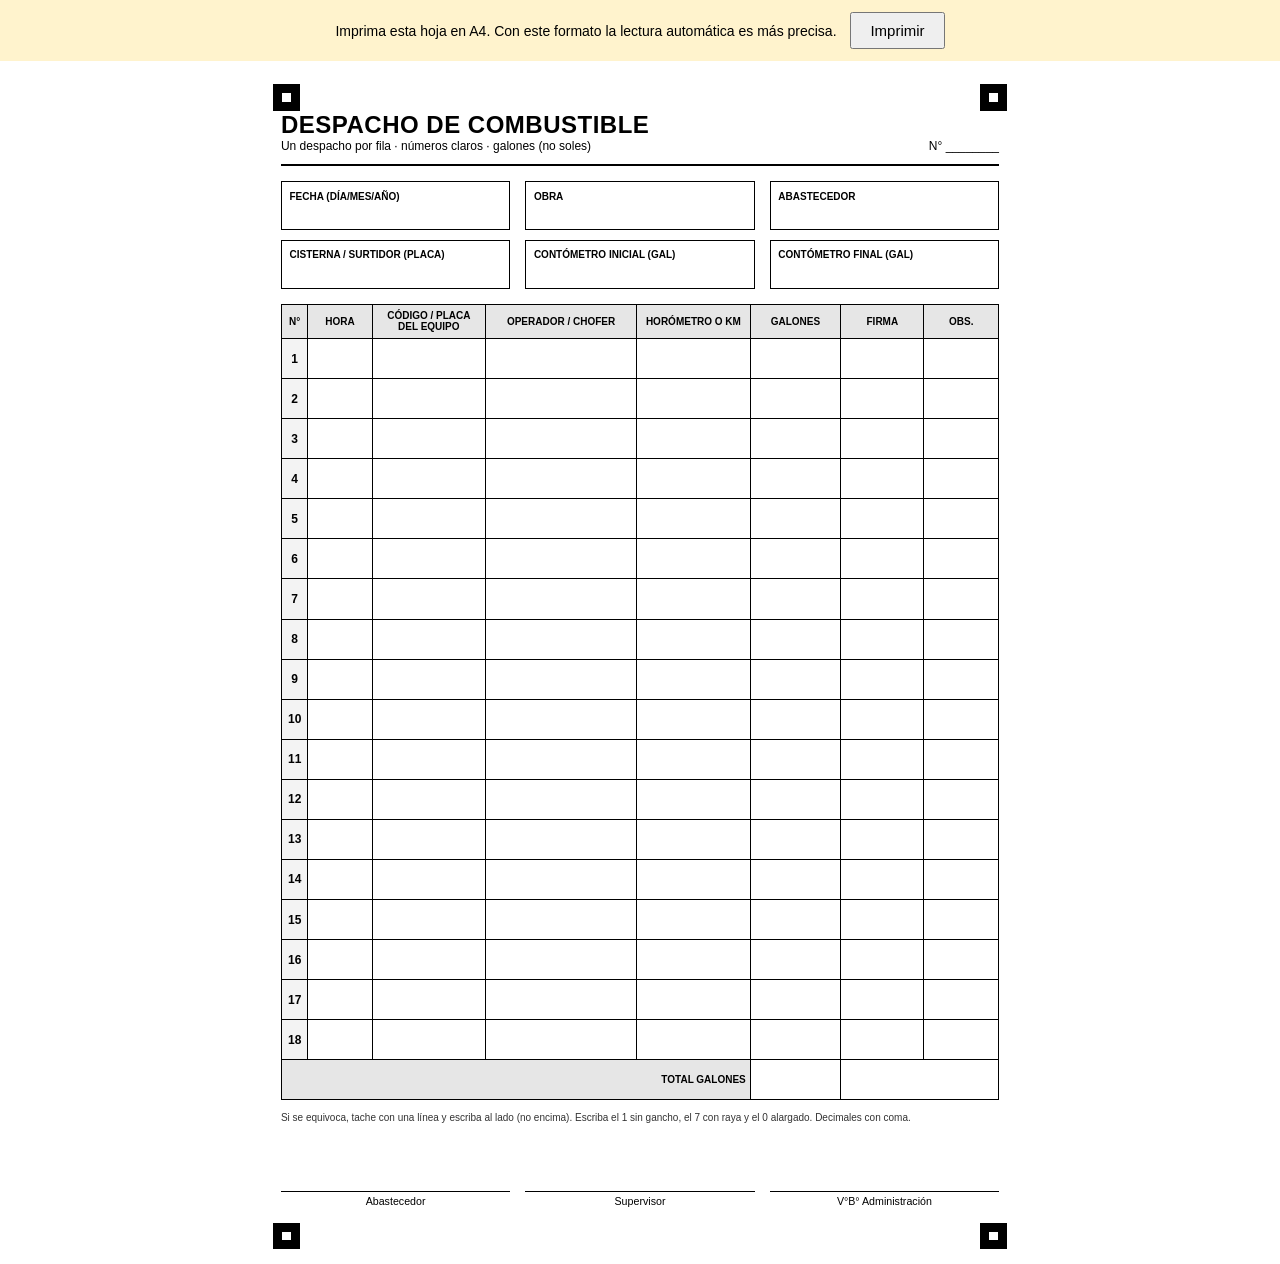
<file: comb/plantilla.html>
<!doctype html>
<html lang="es-PE">
<head>
<meta charset="utf-8">
<meta name="viewport" content="width=device-width, initial-scale=1">
<title>Hoja de despacho de combustible</title>
<style>
  /* Plantilla A4 pensada para que la IA lea mejor: casillas grandes, una fila por despacho, columnas fijas. */
  @page { size: A4 portrait; margin: 10mm; }
  * { box-sizing: border-box; }
  body { font-family: Arial, Helvetica, sans-serif; color: #000; background: #fff; margin: 0; }
  .hoja { width: 190mm; margin: 0 auto; padding: 4mm 0; }
  .no-imp { text-align: center; padding: 12px; background: #fff3cd; margin-bottom: 8px; font-size: 14px; }
  .no-imp button { font-size: 15px; padding: 8px 18px; margin-left: 10px; cursor: pointer; }
  header { display: flex; justify-content: space-between; align-items: flex-end; border-bottom: 2.5px solid #000; padding-bottom: 3mm; }
  h1 { font-size: 18pt; margin: 0; letter-spacing: .5px; }
  .sub { font-size: 9pt; }
  .marcas { display: flex; justify-content: space-between; margin: 0 -2mm; }
  .marca { width: 7mm; height: 7mm; border: 2.5mm solid #000; }
  .enc { display: grid; grid-template-columns: repeat(3, 1fr); gap: 2.5mm 4mm; margin: 4mm 0; }
  .c { border: 1.4px solid #000; height: 13mm; padding: 1mm 2mm; position: relative; }
  .c span { font-size: 7.5pt; font-weight: bold; text-transform: uppercase; }
  table { width: 100%; border-collapse: collapse; table-layout: fixed; }
  th { font-size: 7.5pt; border: 1.4px solid #000; background: #e6e6e6; padding: 1.5mm 1mm; text-transform: uppercase; }
  td { border: 1.2px solid #000; height: 10.6mm; }
  td.n { text-align: center; font-weight: bold; font-size: 9pt; background: #f3f3f3; }
  .pie { display: grid; grid-template-columns: 1fr 1fr 1fr; gap: 4mm; margin-top: 4mm; }
  .firma { border-top: 1.4px solid #000; text-align: center; font-size: 8pt; padding-top: 1mm; margin-top: 14mm; }
  .reglas { font-size: 7.5pt; margin-top: 3mm; color: #333; }
  @media print { .no-imp { display: none; } }
</style>
</head>
<body>
<div class="no-imp">Imprima esta hoja en A4. Con este formato la lectura automática es más precisa. <button onclick="print()">Imprimir</button></div>
<div class="hoja">
  <div class="marcas"><div class="marca"></div><div class="marca"></div></div>
  <header><div><h1>DESPACHO DE COMBUSTIBLE</h1><div class="sub">Un despacho por fila · números claros · galones (no soles)</div></div><div class="sub">N° ________</div></header>
  <div class="enc">
    <div class="c"><span>Fecha (día/mes/año)</span></div>
    <div class="c"><span>Obra</span></div>
    <div class="c"><span>Abastecedor</span></div>
    <div class="c"><span>Cisterna / surtidor (placa)</span></div>
    <div class="c"><span>Contómetro inicial (gal)</span></div>
    <div class="c"><span>Contómetro final (gal)</span></div>
  </div>
  <table>
    <colgroup><col style="width:7mm"><col style="width:17mm"><col style="width:30mm"><col style="width:40mm"><col style="width:30mm"><col style="width:24mm"><col style="width:22mm"><col></colgroup>
    <thead><tr><th>N°</th><th>Hora</th><th>Código / placa del equipo</th><th>Operador / chofer</th><th>Horómetro o km</th><th>Galones</th><th>Firma</th><th>Obs.</th></tr></thead>
    <tbody>
      <tr><td class="n">1</td><td></td><td></td><td></td><td></td><td></td><td></td><td></td></tr>
      <tr><td class="n">2</td><td></td><td></td><td></td><td></td><td></td><td></td><td></td></tr>
      <tr><td class="n">3</td><td></td><td></td><td></td><td></td><td></td><td></td><td></td></tr>
      <tr><td class="n">4</td><td></td><td></td><td></td><td></td><td></td><td></td><td></td></tr>
      <tr><td class="n">5</td><td></td><td></td><td></td><td></td><td></td><td></td><td></td></tr>
      <tr><td class="n">6</td><td></td><td></td><td></td><td></td><td></td><td></td><td></td></tr>
      <tr><td class="n">7</td><td></td><td></td><td></td><td></td><td></td><td></td><td></td></tr>
      <tr><td class="n">8</td><td></td><td></td><td></td><td></td><td></td><td></td><td></td></tr>
      <tr><td class="n">9</td><td></td><td></td><td></td><td></td><td></td><td></td><td></td></tr>
      <tr><td class="n">10</td><td></td><td></td><td></td><td></td><td></td><td></td><td></td></tr>
      <tr><td class="n">11</td><td></td><td></td><td></td><td></td><td></td><td></td><td></td></tr>
      <tr><td class="n">12</td><td></td><td></td><td></td><td></td><td></td><td></td><td></td></tr>
      <tr><td class="n">13</td><td></td><td></td><td></td><td></td><td></td><td></td><td></td></tr>
      <tr><td class="n">14</td><td></td><td></td><td></td><td></td><td></td><td></td><td></td></tr>
      <tr><td class="n">15</td><td></td><td></td><td></td><td></td><td></td><td></td><td></td></tr>
      <tr><td class="n">16</td><td></td><td></td><td></td><td></td><td></td><td></td><td></td></tr>
      <tr><td class="n">17</td><td></td><td></td><td></td><td></td><td></td><td></td><td></td></tr>
      <tr><td class="n">18</td><td></td><td></td><td></td><td></td><td></td><td></td><td></td></tr>
    </tbody>
    <tfoot><tr><th colspan="5" style="text-align:right">TOTAL GALONES</th><td></td><td colspan="2"></td></tr></tfoot>
  </table>
  <div class="reglas">Si se equivoca, tache con una línea y escriba al lado (no encima). Escriba el 1 sin gancho, el 7 con raya y el 0 alargado. Decimales con coma.</div>
  <div class="pie"><div class="firma">Abastecedor</div><div class="firma">Supervisor</div><div class="firma">V°B° Administración</div></div>
  <div class="marcas" style="margin-top:4mm"><div class="marca"></div><div class="marca"></div></div>
</div>
</body>
</html>
</file>
<file: styles.css>
/* AXION · sistema visual "maquinaria": negro carbón + ámbar, con profundidad (tarjetas en relieve, botones 3D,
 * campos hundidos). Igual que la página Descubre. Móvil primero. */
:root {
  --fondo: #0A0A0B;             /* fondo de la app */
  --fondo-2: #111114;           /* campos y cajas internas */
  --sup-1: #18181C;             /* tarjetas */
  --sup-1b: #121215;            /* parte baja del degradado de las tarjetas */
  --sup-2: #26272C;             /* rellenos suaves, pistas de barras */
  --borde: rgba(255, 255, 255, .10);
  --borde-2: rgba(255, 255, 255, .16);
  --acento: #FFB000;            /* color principal: ámbar de maquinaria */
  --acento-2: #FF7A1A;
  --acento-borde: #B87600;      /* canto inferior de los botones 3D */
  --acento-texto: #151007;
  --acento-suave: rgba(255, 176, 0, .16);
  --aviso: #FF8A3D;             /* advertencias y "por vencer" (naranja, distinto del ámbar principal) */
  --aviso-texto: #FFB07A;
  --aviso-suave: rgba(255, 138, 61, .14);
  --duda: #E5C04A;
  --texto: #F4F1EA;
  --texto-2: #B8B3A8;
  --texto-3: #8E897F;
  --ok: #3DDC97;
  --ok-texto: #63E5AC;
  --peligro: #FF5A4E;
  --peligro-texto: #FF8D84;
  --radio: 22px;
  --radio-s: 14px;
  --esp: 16px;
  --barra: 64px;
  /* relieve: luz arriba, sombra abajo */
  --luz: inset 0 1px 0 rgba(255, 255, 255, .07);
  --sombra: 0 24px 50px -16px rgba(0, 0, 0, .85), 0 2px 6px rgba(0, 0, 0, .5);
  --sombra-suave: inset 0 1px 0 rgba(255, 255, 255, .06), 0 1px 0 rgba(0, 0, 0, .7), 0 14px 30px -16px rgba(0, 0, 0, .9);
  --hundido: inset 0 2px 6px rgba(0, 0, 0, .55), inset 0 0 0 1px rgba(255, 255, 255, .06);
  --fuente: "Archivo", Inter, Roboto, -apple-system, "Segoe UI", system-ui, sans-serif;
  color-scheme: dark;
}
* { box-sizing: border-box; }
html, body { margin: 0; background: var(--fondo); color: var(--texto); font-family: var(--fuente);
  font-size: 16px; line-height: 1.5; -webkit-font-smoothing: antialiased; }
body { min-height: 100dvh; background: transparent; }  /* el color base lo da <html>; así se ve la imagen fija de abajo */
/* Fondo de maquinaria fijo: una sola capa ya oscurecida y desenfocada en el archivo (12 KB en el celular),
 * sin filtros ni background-attachment:fixed (lentos en celulares de gama baja). */
body::before { content: ""; position: fixed; inset: 0; z-index: -1; pointer-events: none; transform: translateZ(0);
  background: linear-gradient(180deg, rgba(10, 10, 11, .12) 0%, rgba(10, 10, 11, .42) 45%, rgba(10, 10, 11, .78) 100%),
    url("fondo-movil.jpg") center 30% / cover no-repeat;
  background: linear-gradient(180deg, rgba(10, 10, 11, .12) 0%, rgba(10, 10, 11, .42) 45%, rgba(10, 10, 11, .78) 100%),
    image-set(url("fondo-movil.webp") type("image/webp"), url("fondo-movil.jpg") type("image/jpeg")) center 30% / cover no-repeat; }
@media (min-width: 900px) and (min-aspect-ratio: 1/1) {
  body::before { background: linear-gradient(90deg, rgba(10, 10, 11, .55), rgba(10, 10, 11, .78)), url("fondo-ancho.jpg") center / cover no-repeat;
    background: linear-gradient(90deg, rgba(10, 10, 11, .55), rgba(10, 10, 11, .78)),
      image-set(url("fondo-ancho.webp") type("image/webp"), url("fondo-ancho.jpg") type("image/jpeg")) center / cover no-repeat; }
}
button, input, select, textarea { font: inherit; color: inherit; }
a { color: var(--acento); }
:focus-visible { outline: 3px solid var(--acento); outline-offset: 2px; border-radius: 6px; }
.sr { position: absolute; width: 1px; height: 1px; overflow: hidden; clip: rect(0 0 0 0); }
.selector-foto { position: fixed; left: -9999px; top: 0; width: 1px; height: 1px; opacity: 0; }
.num { font-variant-numeric: tabular-nums; }
::selection { background: var(--acento); color: var(--acento-texto); }

/* ---------- estructura */
.app { max-width: 720px; margin: 0 auto; min-height: 100dvh; background: transparent;
  padding-bottom: calc(var(--barra) + env(safe-area-inset-bottom) + 36px); }
.cabecera { position: sticky; top: 0; z-index: 20; display: flex; align-items: center; gap: 10px;
  padding: calc(14px + env(safe-area-inset-top)) var(--esp) 10px; background: rgba(10, 10, 11, .92);
  border-bottom: 1px solid rgba(255, 255, 255, .05); }
.marca { font-weight: 900; letter-spacing: .1em; font-size: 13px; color: var(--texto-3); display: none; }
.cabecera .titulo { flex: 1; font-weight: 900; font-size: 28px; letter-spacing: -.02em; line-height: 1.1; font-stretch: 108%;
  overflow: hidden; text-overflow: ellipsis; white-space: nowrap; }
.cabecera .volver + .titulo { font-size: 20px; }
.volver { min-width: 44px; min-height: 44px; display: grid; place-items: center; background: linear-gradient(160deg, #222227, #151518);
  border: 1px solid var(--borde); color: var(--texto); border-radius: 50%; cursor: pointer; box-shadow: var(--sombra-suave); }
.contenido { padding: 6px var(--esp) var(--esp); display: grid; gap: 16px; }

.chip-sync { display: inline-flex; align-items: center; gap: 6px; min-height: 40px; padding: 0 14px;
  border-radius: 999px; background: linear-gradient(160deg, #222227, #151518); border: 1px solid var(--borde); color: var(--texto-2);
  box-shadow: var(--sombra-suave); font-size: 13px; font-weight: 600; cursor: pointer; white-space: nowrap; }
.chip-sync svg { width: 18px; height: 18px; }
.chip-sync.pend { color: var(--aviso-texto); background: var(--aviso-suave); border-color: rgba(255, 138, 61, .35); }
.chip-sync.off { color: var(--acento-texto); background: var(--acento); border-color: transparent; }

/* barra de abajo flotante (vidrio oscuro, el activo sobresale en ámbar) */
.nav { position: fixed; left: 0; right: 0; bottom: calc(12px + env(safe-area-inset-bottom)); z-index: 30;
  display: flex; justify-content: center; pointer-events: none; padding: 0 var(--esp); }
.nav-in { pointer-events: auto; display: grid; grid-auto-flow: column; grid-auto-columns: 1fr; gap: 4px;
  width: 100%; max-width: 360px; padding: 6px; border-radius: 999px;
  background: rgba(20, 20, 23, .97);
  border: 1px solid var(--borde-2); box-shadow: var(--luz), 0 22px 44px -12px rgba(0, 0, 0, .9), 0 0 0 1px rgba(0, 0, 0, .6); }
.nav a { min-height: 52px; display: grid; place-items: center; align-content: center; gap: 0; border-radius: 999px;
  color: rgba(244, 241, 234, .58); text-decoration: none; font-size: 10px; font-weight: 600; position: relative;
  transition: background .2s ease, color .2s ease, transform .2s ease, box-shadow .2s ease; }
.nav a svg { width: 22px; height: 22px; }
.nav a span:not(.badge) { line-height: 1.1; margin-top: 2px; }
.nav a[aria-current="page"] { color: var(--acento-texto); background: linear-gradient(180deg, #FFC338, var(--acento));
  box-shadow: inset 0 1px 0 rgba(255, 255, 255, .45), 0 3px 0 var(--acento-borde), 0 10px 22px -6px rgba(255, 176, 0, .55); transform: translateY(-2px); }
.nav .badge { position: absolute; top: 4px; right: calc(50% - 22px); min-width: 18px; height: 18px; border-radius: 9px;
  background: var(--peligro); color: #fff; font-size: 11px; font-weight: 700; display: grid; place-items: center; padding: 0 5px;
  border: 2px solid #161619; }

.nav-marca { display: none; }
/* subtemas del menú: solo en la computadora (en el celular siguen las pestañas de cada pantalla) */
.nav-sub { display: none; }

/* ---------- computadora: menú lateral y tableros a lo ancho (en el celular no cambia nada) */
@media (min-width: 1024px) {
  .app { max-width: none; padding-bottom: 32px; }
  body.con-nav .app { margin-left: 240px; }
  .nav { left: 0; top: 0; bottom: 0; right: auto; width: 240px; padding: 16px 0 16px 16px; justify-content: stretch; pointer-events: auto; }
  .nav-in { display: flex; flex-direction: column; gap: 6px; max-width: none; height: 100%; border-radius: 26px; padding: 22px 12px;
    background: linear-gradient(180deg, #19191D, #111113); }
  .nav-marca { display: flex; align-items: center; gap: 10px; color: var(--texto); font-weight: 900; letter-spacing: .16em; font-size: 20px; font-stretch: 125%; padding: 4px 14px 22px; }
  .nav-marca::before { content: ""; width: 24px; height: 24px; border-radius: 7px; flex: none;
    background: radial-gradient(circle, #19191D 0 34%, transparent 36%), conic-gradient(from 210deg, var(--acento), var(--acento-2), var(--acento)); }
  .nav a { grid-auto-flow: column; justify-content: start; align-content: center; place-items: center start; gap: 12px; padding: 0 16px; min-height: 50px; font-size: 15px; }
  .nav a:hover:not([aria-current="page"]) { color: var(--texto); background: rgba(255, 255, 255, .05); }
  .nav a[aria-current="page"] { transform: translateX(3px); }
  .nav a span:not(.badge) { margin: 0; }
  .nav .badge { position: static; margin-left: 4px; border: 0; }
  .nav-in { overflow-y: auto; scrollbar-width: thin; }
  .nav-sub { display: grid; gap: 1px; margin: 2px 0 8px 27px; padding-left: 12px; border-left: 1px solid var(--borde-2); }
  .nav .nav-sub a { min-height: 32px; padding: 0 10px; font-size: 13px; font-weight: 500; border-radius: 10px; color: rgba(244, 241, 234, .55);
    display: flex; align-items: center; transform: none; box-shadow: none; background: none; }
  .nav .nav-sub a:hover { color: var(--texto); background: rgba(255, 255, 255, .05); }
  .nav .nav-sub a.activo { color: var(--acento); background: var(--acento-suave); font-weight: 700; }
  .cabecera { padding: 24px 32px 12px; }
  .cabecera .titulo { font-size: 32px; }
  .contenido { padding: 6px 32px 32px; max-width: 1480px; }
  .contenido.tablero { grid-template-columns: repeat(2, minmax(0, 1fr)); align-items: start; gap: 18px; }
  .contenido.tablero > :not(.tarjeta), .contenido.tablero > .filtro-periodo, .contenido.tablero > .tarjeta.fila { grid-column: 1 / -1; }
  .contenido.tablero .kpis { grid-template-columns: repeat(6, minmax(0, 1fr)); }
  .contenido.tablero .filtro-periodo .segmento { grid-template-columns: repeat(7, minmax(0, 1fr)); }
  .contenido.tablero > .lista { grid-template-columns: repeat(3, minmax(0, 1fr)); }
  .contenido.tablero .accesos, .contenido .accesos { max-width: 520px; }
  .toast { bottom: 28px; left: calc(50% + 120px); }
  .pie-asistente { bottom: 0; }
}
@media (min-width: 1500px) {
  .contenido.tablero { grid-template-columns: repeat(3, minmax(0, 1fr)); }
  .contenido.tablero > .lista { grid-template-columns: repeat(4, minmax(0, 1fr)); }
}

/* ---------- tipografía */
h1 { font-size: 28px; line-height: 1.12; margin: 4px 0 0; font-weight: 900; letter-spacing: -.02em; font-stretch: 106%; }
h2 { font-size: 20px; line-height: 1.2; margin: 0; font-weight: 800; letter-spacing: -.01em; }
h3 { font-size: 16px; margin: 0; font-weight: 700; }
.sub { color: var(--texto-2); font-size: 14px; }
.mini { color: var(--texto-3); font-size: 13px; }
.etiqueta-seccion { color: var(--texto); font-size: 18px; font-weight: 900; letter-spacing: -.01em; margin: 10px 0 -4px; font-stretch: 106%;
  display: flex; align-items: center; gap: 10px; }
.etiqueta-seccion::before { content: ""; width: 18px; height: 3px; border-radius: 2px; background: var(--acento); flex: none; }

/* ---------- tarjetas en relieve (se inclinan en 3D al pasar el dedo o el mouse: ver app.js "relieve") */
.tarjeta { background: linear-gradient(165deg, rgba(26, 26, 30, .94), rgba(17, 17, 20, .96)); border: 1px solid var(--borde); border-radius: var(--radio);
  padding: 16px; box-shadow: var(--sombra-suave); position: relative; }
/* en el celular: sin capas 3D por tarjeta (con muchos partes gastan memoria); solo se hunde al tocar */
.tarjeta.tocable { cursor: pointer; transition: transform .12s ease, border-color .2s ease; }
.tarjeta.tocable:active { transform: scale(.985); }
/* con mouse (computadora): la tarjeta se inclina en 3D y brilla donde está el puntero */
@media (hover: hover) and (pointer: fine) {
  .tarjeta.tocable { transform: perspective(900px) rotateX(var(--rx, 0deg)) rotateY(var(--ry, 0deg));
    transition: transform .25s cubic-bezier(.2, .7, .2, 1), box-shadow .25s ease, border-color .25s ease; }
  .tarjeta.tocable::after { content: ""; position: absolute; inset: 0; border-radius: inherit; pointer-events: none; opacity: 0;
    background: radial-gradient(240px circle at var(--mx, 50%) var(--my, 0%), rgba(255, 176, 0, .12), transparent 60%); transition: opacity .25s; }
  .tarjeta.tocable:hover { border-color: rgba(255, 176, 0, .28); box-shadow: inset 0 1px 0 rgba(255, 255, 255, .08), 0 26px 44px -18px rgba(0, 0, 0, .95), 0 0 0 1px rgba(255, 176, 0, .08); }
  .tarjeta.tocable:hover::after { opacity: 1; }
  .tarjeta.tocable:active { transform: perspective(900px) translateZ(-14px) scale(.985); }
}
.tarjeta.destacada { border-color: rgba(255, 176, 0, .55); box-shadow: 0 0 0 1px var(--acento), 0 18px 40px -18px rgba(255, 176, 0, .35), var(--sombra-suave); }
.fila { display: flex; align-items: center; gap: 12px; }
.fila .crece { flex: 1; min-width: 0; }
.entre { display: flex; justify-content: space-between; align-items: center; gap: 8px 12px; flex-wrap: wrap; }
.estado { max-width: 100%; }
.lista { display: grid; gap: 10px; }
.codigo { font-variant-numeric: tabular-nums; color: var(--texto-3); font-size: 12px; letter-spacing: .02em; }
.icono-caja { width: 46px; height: 46px; border-radius: 50%; background: linear-gradient(160deg, #2C2D33, #1C1C21); display: grid; place-items: center;
  flex: none; color: var(--texto); box-shadow: var(--luz), 0 6px 14px -6px rgba(0, 0, 0, .9); }
.icono-caja svg { width: 22px; height: 22px; }
.icono-caja.acento { background: linear-gradient(180deg, #FFC338, var(--acento)); color: var(--acento-texto);
  box-shadow: inset 0 1px 0 rgba(255, 255, 255, .45), 0 3px 0 var(--acento-borde), 0 10px 20px -8px rgba(255, 176, 0, .6); }

/* fecha en recuadro (NOV / 11) */
.fecha-caja { width: 50px; flex: none; border-radius: 14px; background: var(--fondo-2); text-align: center; padding: 6px 0 5px; line-height: 1;
  box-shadow: var(--hundido); }
.fecha-caja b { display: block; font-size: 11px; font-weight: 700; letter-spacing: .06em; color: var(--acento); }
.fecha-caja span { display: block; font-size: 22px; font-weight: 900; margin-top: 3px; font-variant-numeric: tabular-nums; }
.fecha-caja.noche { background: linear-gradient(180deg, #2A2F45, #1A1D2C); box-shadow: inset 0 1px 0 rgba(255, 255, 255, .1), 0 4px 12px -4px rgba(0, 0, 0, .8); }
.fecha-caja.noche b { color: #9FB0E8; }
.fecha-caja.noche span { color: #fff; }
.parte-fila { display: flex; align-items: center; gap: 12px; }
.parte-fila .crece { flex: 1; min-width: 0; }
.parte-fila h3 { white-space: nowrap; overflow: hidden; text-overflow: ellipsis; font-weight: 800; }
/* la columna derecha (horas + estado) no puede comerse el nombre: como máximo la mitad, y el estado largo baja de línea */
.parte-fila .crece { min-width: 40%; }
.parte-fila .der { text-align: right; display: grid; gap: 4px; justify-items: end; flex: 0 1 auto; min-width: 0; max-width: 50%; }
.parte-fila .der .estado { white-space: normal; text-align: left; line-height: 1.25; }
.parte-fila .horas { font-weight: 900; font-size: 16px; font-variant-numeric: tabular-nums; }

/* accesos rápidos: botones redondos en relieve */
.accesos { display: grid; grid-template-columns: repeat(auto-fit, minmax(70px, 1fr)); gap: 6px; max-width: 420px; }
.acceso { display: grid; justify-items: center; gap: 8px; text-decoration: none; color: var(--texto); font-size: 12px; font-weight: 600;
  text-align: center; line-height: 1.2; background: none; border: 0; padding: 0; cursor: pointer; }
.acceso i { width: 58px; height: 58px; border-radius: 50%; display: grid; place-items: center; color: var(--acento);
  background: linear-gradient(160deg, #2A2B31, #17171B); border: 1px solid var(--borde);
  box-shadow: inset 0 1px 0 rgba(255, 255, 255, .1), 0 4px 0 #050506, 0 14px 22px -10px rgba(0, 0, 0, .9);
  transition: transform .15s ease, box-shadow .15s ease; }
.acceso i svg { width: 24px; height: 24px; }
.acceso:hover i { transform: translateY(-2px); }
.acceso:active i { transform: translateY(3px); box-shadow: inset 0 1px 0 rgba(255, 255, 255, .08), 0 1px 0 #050506, 0 4px 8px -4px rgba(0, 0, 0, .9); }

/* ---------- chips de estado (color + ícono + texto) */
.estado { display: inline-flex; align-items: center; gap: 6px; padding: 4px 10px; border-radius: 999px;
  font-size: 12px; font-weight: 700; background: var(--sup-2); color: var(--texto-2); white-space: nowrap; box-shadow: var(--luz); }
.estado svg { width: 14px; height: 14px; }
.estado.acento { background: var(--acento); color: var(--acento-texto); }
.estado.alerta { background: var(--aviso-suave); color: var(--aviso-texto); }
.estado.ok { background: rgba(61, 220, 151, .14); color: var(--ok-texto); }
.estado.anulado { text-decoration: line-through; color: var(--texto-3); }
.estado.peligro { background: rgba(255, 90, 78, .14); color: var(--peligro-texto); }
.estado.duda { background: rgba(229, 192, 74, .15); color: var(--duda); }
/* miniatura de la foto tomada (tocar para verla) */
.miniatura { width: 48px; height: 48px; flex: none; border-radius: 12px; border: 1px solid var(--borde); background: var(--sup-2) center / cover no-repeat;
  display: grid; place-items: center; color: var(--texto-3); padding: 0; cursor: pointer; box-shadow: 0 6px 14px -6px rgba(0, 0, 0, .9); }
/* parte en 1 pantalla */
.uno-cabecera { display: flex; gap: 12px; align-items: center; }
.uno-cabecera .crece { min-width: 0; }
.uno-foto { display: grid; gap: 10px; padding: 18px; border-radius: var(--radio); border: 2px dashed rgba(255, 176, 0, .6);
  background: linear-gradient(165deg, rgba(255, 176, 0, .06), rgba(255, 176, 0, .02)); text-align: center; }
.uno-foto.ok { border-style: solid; border-color: rgba(61, 220, 151, .5); background: rgba(61, 220, 151, .06); }
.uno-foto .btn { justify-content: center; }
.uno-lista { display: grid; gap: 6px; font-size: 14px; }
.uno-lista .fila-dato { display: flex; justify-content: space-between; gap: 10px; padding: 8px 0; border-bottom: 1px solid var(--borde); }
.uno-lista .fila-dato:last-child { border-bottom: 0; }
.uno-lista .fila-dato span:first-child { color: var(--texto-2); flex: none; }
.uno-lista .fila-dato span:last-child { text-align: right; overflow-wrap: anywhere; }
.btn.enorme { min-height: 60px; font-size: 18px; }
/* historial plegable del parte */
.historial-mas { display: grid; gap: 10px; }
.historial-mas > summary { list-style: none; cursor: pointer; }
.historial-mas > summary::-webkit-details-marker { display: none; }
.historial-mas[open] > summary { opacity: .8; }
/* lectura con IA */
.ia-caja { width: 100%; display: flex; flex-wrap: wrap; gap: 8px; align-items: center; }
.ia-caja:empty { display: none; }
.ia-linea { flex: 1 1 100%; display: flex; gap: 8px; align-items: flex-start; font-size: 13px; color: var(--texto-2); }
.ia-linea svg { flex: none; width: 16px; height: 16px; margin-top: 2px; }
.ia-linea.ok { color: var(--ok-texto); }
.ia-linea.alerta, .ia-linea.acento { color: var(--aviso-texto); }
.ia-linea.peligro { color: var(--peligro-texto); }
.ia-chip { font-size: 11px; padding: 2px 8px; vertical-align: middle; }
.ia-tabla { width: 100%; border-collapse: collapse; font-size: 14px; }
.ia-tabla th, .ia-tabla td { text-align: left; padding: 6px 4px; border-bottom: 1px solid var(--borde); vertical-align: top; overflow-wrap: anywhere; }
.ia-tabla tr:last-child th, .ia-tabla tr:last-child td { border-bottom: 0; }
.ia-tabla th { color: var(--texto-2); font-weight: 600; }
.ia-tabla tr > th:first-child { white-space: nowrap; width: 1%; padding-right: 10px; overflow-wrap: normal; }
.ia-tabla td:last-child { width: 1%; white-space: nowrap; text-align: right; }

/* ---------- KPIs (placas en relieve) */
.kpis { display: grid; grid-template-columns: repeat(2, 1fr); gap: 10px; }
.kpi { background: linear-gradient(165deg, #1C1C21, #131316); border: 1px solid var(--borde); border-radius: var(--radio-s); padding: 14px;
  box-shadow: var(--sombra-suave); position: relative; overflow: hidden; }
.kpi::before { content: ""; position: absolute; left: 0; top: 0; right: 0; height: 2px; background: linear-gradient(90deg, var(--acento), transparent 70%); opacity: .6; }
.kpi .v { font-size: 26px; font-weight: 900; font-variant-numeric: tabular-nums; line-height: 1.1; letter-spacing: -.02em; font-stretch: 105%; }
.kpi .v.acento { color: var(--acento); }
.kpi .l { color: var(--texto-2); font-size: 12px; font-weight: 600; margin-top: 2px; }
@media (min-width: 560px) { .kpis { grid-template-columns: repeat(4, 1fr); } }

/* ---------- formularios (campos hundidos) */
.campo { display: grid; gap: 6px; }
.campo > span { font-size: 14px; color: var(--texto-2); font-weight: 600; }
.campo > span .req { color: var(--peligro); }
.campo input, .campo select, .campo textarea { width: 100%; min-height: 52px; padding: 12px 14px; color: var(--texto);
  background: var(--fondo-2); border: 1px solid rgba(255, 255, 255, .08); border-radius: var(--radio-s); outline: none;
  box-shadow: var(--hundido); transition: border-color .2s, box-shadow .2s; }
.campo input::placeholder, .campo textarea::placeholder { color: #6E6A62; }
.campo select option { background: #18181C; color: var(--texto); }
.campo textarea { min-height: 96px; resize: vertical; }
.campo input:focus, .campo select:focus, .campo textarea:focus { border-color: var(--acento); box-shadow: var(--hundido), 0 0 0 4px var(--acento-suave); }
.campo .ayuda { font-size: 13px; color: var(--texto-3); }
.campo .error, .msg-error { font-size: 14px; color: var(--peligro-texto); display: flex; gap: 6px; align-items: flex-start; }
.campo.invalido input, .campo.invalido select { border-color: var(--peligro); }
.dos { display: grid; grid-template-columns: minmax(0, 1fr) minmax(0, 1fr); gap: 12px; }
.dos > *, .fila > *, .entre > * { min-width: 0; }
.contenido, .tarjeta { min-width: 0; overflow-wrap: anywhere; }
.check { display: flex; gap: 12px; align-items: center; min-height: 48px; cursor: pointer; }
.check input { width: 24px; height: 24px; accent-color: var(--acento); }
/* selector tipo píldora: canal hundido con una tecla en relieve */
.segmento { display: grid; grid-auto-flow: column; grid-auto-columns: 1fr; background: var(--fondo-2);
  border: 0; border-radius: 999px; padding: 4px; gap: 4px; box-shadow: var(--hundido); }
.segmento button { min-height: 44px; border: 0; border-radius: 999px; background: none; color: var(--texto-2); font-weight: 700; cursor: pointer;
  transition: background .2s, color .2s, box-shadow .2s; }
.segmento button[aria-pressed="true"] { background: linear-gradient(180deg, #FFC338, var(--acento)); color: var(--acento-texto);
  box-shadow: inset 0 1px 0 rgba(255, 255, 255, .45), 0 2px 0 var(--acento-borde), 0 6px 14px -6px rgba(255, 176, 0, .6); }
.segmento.pestanas { display: flex; overflow-x: auto; scrollbar-width: none; }
.segmento.pestanas::-webkit-scrollbar { display: none; }
.segmento.pestanas button { flex: 1 0 auto; padding: 0 16px; white-space: nowrap; font-size: 14px; min-height: 42px; }
.opcion { display: flex; gap: 12px; align-items: center; padding: 14px; border-radius: var(--radio-s);
  border: 1px solid var(--borde); background: linear-gradient(165deg, var(--sup-1), var(--sup-1b)); cursor: pointer; min-height: 64px; box-shadow: var(--sombra-suave); }
.opcion[aria-checked="true"] { border-color: var(--acento); box-shadow: 0 0 0 1px var(--acento), 0 14px 30px -16px rgba(255, 176, 0, .4); }
.opcion input { accent-color: var(--acento); width: 22px; height: 22px; }

/* ---------- botones 3D (canto inferior visible; al tocarlos se hunden) */
.btn { display: inline-flex; align-items: center; justify-content: center; gap: 8px; min-height: 52px;
  padding: 0 20px; border-radius: 999px; border: 1px solid var(--borde-2);
  background: linear-gradient(180deg, #2A2B30, #1C1C20); color: var(--texto); font-weight: 700; cursor: pointer; text-decoration: none;
  box-shadow: inset 0 1px 0 rgba(255, 255, 255, .1), 0 3px 0 #050506, 0 10px 20px -10px rgba(0, 0, 0, .9);
  transition: transform .1s ease, box-shadow .1s ease, opacity .15s ease, filter .15s ease; }
.btn:hover { filter: brightness(1.08); }
.btn:active { transform: translateY(3px); box-shadow: inset 0 1px 0 rgba(255, 255, 255, .06), 0 0 0 #050506, 0 3px 8px -4px rgba(0, 0, 0, .9); }
.btn svg { width: 20px; height: 20px; }
.btn.primario { background: linear-gradient(180deg, #FFC338, var(--acento)); color: var(--acento-texto); border-color: rgba(255, 210, 120, .6);
  box-shadow: inset 0 1px 0 rgba(255, 255, 255, .5), 0 4px 0 var(--acento-borde), 0 14px 30px -10px rgba(255, 176, 0, .55); }
.btn.primario:active { box-shadow: inset 0 1px 0 rgba(255, 255, 255, .3), 0 1px 0 var(--acento-borde), 0 4px 12px -4px rgba(255, 176, 0, .5); }
.btn.fantasma { background: none; box-shadow: none; }
.btn.fantasma:active { box-shadow: none; }
.btn.peligro { background: linear-gradient(180deg, #2A1C1C, #1E1515); color: var(--peligro-texto); border-color: rgba(255, 90, 78, .4); }
.btn.ancho { width: 100%; }
.btn.chico { min-height: 44px; padding: 0 16px; font-size: 14px; }
.btn[disabled] { opacity: .4; cursor: not-allowed; transform: none; filter: none; }
.acciones { display: grid; gap: 10px; }
.acciones.dos-col { grid-template-columns: 1fr 1fr; }

/* ---------- asistente de 8 pasos */
.progreso { display: grid; gap: 8px; }
.progreso .barra { height: 6px; background: var(--fondo-2); border-radius: 3px; overflow: hidden; box-shadow: var(--hundido); }
.progreso .barra i { display: block; height: 100%; background: linear-gradient(90deg, var(--acento-2), var(--acento)); border-radius: 3px; transition: width .25s ease;
  box-shadow: 0 0 12px rgba(255, 176, 0, .6); }
.pasos { display: flex; gap: 6px; overflow-x: auto; padding-bottom: 6px; scrollbar-width: none; }
.pasos button { flex: none; min-height: 36px; padding: 0 12px; border-radius: 999px; border: 1px solid var(--borde);
  background: linear-gradient(180deg, #222227, #18181B); color: var(--texto-3); font-size: 13px; cursor: pointer; box-shadow: var(--sombra-suave); }
.pasos button[aria-current="step"] { color: var(--acento-texto); background: var(--acento); border-color: transparent; font-weight: 700; }
.pasos button.hecho { color: var(--texto-2); }
.pie-asistente { position: sticky; bottom: calc(var(--barra) + 24px + env(safe-area-inset-bottom)); z-index: 10;
  display: grid; grid-template-columns: 1fr 2fr; gap: 10px; padding: 12px var(--esp);
  background: linear-gradient(180deg, rgba(10, 10, 11, 0), var(--fondo) 30%); }

/* ---------- avisos */
.aviso { display: flex; gap: 10px; padding: 12px 14px; border-radius: var(--radio-s); background: linear-gradient(165deg, var(--sup-1), var(--sup-1b));
  border: 1px solid var(--borde); font-size: 14px; box-shadow: var(--sombra-suave); }
.aviso svg { flex: none; width: 20px; height: 20px; margin-top: 1px; }
.aviso.acento { background: linear-gradient(165deg, rgba(255, 176, 0, .12), rgba(255, 176, 0, .04)); border-color: rgba(255, 176, 0, .25); box-shadow: inset 4px 0 0 var(--acento), var(--sombra-suave); }
.aviso.acento svg { color: var(--acento); }
.aviso.peligro { background: linear-gradient(165deg, rgba(255, 90, 78, .13), rgba(255, 90, 78, .04)); border-color: rgba(255, 90, 78, .28); box-shadow: inset 4px 0 0 var(--peligro), var(--sombra-suave); }
.aviso.peligro svg { color: var(--peligro); }
.aviso ul { margin: 4px 0 0; padding-left: 18px; }

/* ---------- fotos */
.fotos { display: grid; grid-template-columns: repeat(3, 1fr); gap: 8px; }
.foto { aspect-ratio: 1; border-radius: 14px; background: var(--sup-2) center/cover; border: 1px solid var(--borde);
  position: relative; overflow: hidden; cursor: pointer; display: grid; place-items: center; color: var(--texto-3); padding: 0;
  box-shadow: 0 10px 20px -10px rgba(0, 0, 0, .9); }
.foto .pie { position: absolute; left: 0; right: 0; bottom: 0; padding: 4px 6px; font-size: 11px;
  background: linear-gradient(0deg, rgba(0, 0, 0, .8), transparent); color: #fff; text-align: left; }
.foto-req { display: flex; align-items: center; gap: 12px; padding: 10px 12px; border-radius: var(--radio-s); background: var(--fondo-2); border: 1px solid var(--borde); box-shadow: var(--hundido); }
.foto-req { flex-wrap: wrap; }
.foto-req .crece { flex: 1 1 60%; min-width: 160px; }
.foto-req .btn { flex: 1 1 auto; }
.foto-req.ok { border-color: rgba(61, 220, 151, .45); }

/* ---------- diálogo y toast */
dialog { border: 0; padding: 0; background: transparent; max-width: 720px; width: 100%; margin: auto 0 0; color: var(--texto); }
dialog::backdrop { background: rgba(0, 0, 0, .72); }
.hoja { background: linear-gradient(180deg, #1D1D21, #141417); border: 1px solid var(--borde-2); border-bottom: 0; border-radius: 26px 26px 0 0;
  padding: 20px var(--esp) calc(20px + env(safe-area-inset-bottom)); box-shadow: var(--luz), 0 -20px 60px rgba(0, 0, 0, .6);
  display: grid; gap: 14px; max-height: 92dvh; overflow-y: auto; animation: subeHoja .32s cubic-bezier(.2, .8, .2, 1); }
@keyframes subeHoja { from { transform: perspective(900px) translateY(40px) rotateX(8deg); opacity: 0; } }
.hoja .asa { width: 40px; height: 4px; border-radius: 2px; background: var(--borde-2); margin: -6px auto 0; }
@media (min-width: 720px) { dialog { margin: auto; } .hoja { border-radius: 26px; border-bottom: 1px solid var(--borde-2); } }
.visor img { width: 100%; border-radius: 14px; }
.toast { position: fixed; left: 50%; bottom: calc(var(--barra) + 36px + env(safe-area-inset-bottom)); transform: translateX(-50%);
  z-index: 60; background: linear-gradient(180deg, #FFC338, var(--acento)); color: var(--acento-texto); padding: 12px 18px; border-radius: 999px; font-weight: 700;
  box-shadow: inset 0 1px 0 rgba(255, 255, 255, .5), 0 3px 0 var(--acento-borde), var(--sombra); max-width: calc(100% - 32px); font-size: 14px; }
.vacio { text-align: center; padding: 32px 16px; color: var(--texto-3); display: grid; gap: 8px; justify-items: center; }
.vacio svg { width: 40px; height: 40px; color: var(--texto-3); }
.linea-tiempo { display: grid; gap: 0; }
.linea-tiempo > div { display: grid; grid-template-columns: 14px 1fr; gap: 12px; padding-bottom: 14px; position: relative; }
.linea-tiempo > div::before { content: ""; width: 10px; height: 10px; border-radius: 50%; background: var(--sup-1); border: 2px solid var(--texto-3); margin-top: 6px; }
.linea-tiempo > div.ok::before { border-color: var(--acento); background: var(--acento); box-shadow: 0 0 10px rgba(255, 176, 0, .6); }
.datos-def { display: grid; grid-template-columns: auto 1fr; gap: 6px 16px; font-size: 14px; }
.datos-def dt { color: var(--texto-3); }
.datos-def dd { margin: 0; text-align: right; font-variant-numeric: tabular-nums; }

/* ---------- ingreso: escena 3D con la máquina de fondo y la tarjeta flotando */
.ingreso { position: relative; min-height: 100dvh; display: grid; align-content: end; gap: 24px; overflow: hidden; isolation: isolate;
  padding: 24px var(--esp) calc(28px + env(safe-area-inset-bottom)); perspective: 1200px; }
.ingreso-fondo { position: absolute; inset: -4%; z-index: -2; background: #1d1810 url("excavadora-720.jpg") center 40% / cover no-repeat;
  background-image: image-set(url("excavadora-720.webp") type("image/webp"), url("excavadora-720.jpg") type("image/jpeg"));
  transform: translate3d(var(--fx, 0), var(--fy, 0), 0) scale(1.08); transition: transform .6s cubic-bezier(.2, .7, .2, 1);
  animation: entraFondo 1.4s cubic-bezier(.2, .7, .2, 1) both; }
@media (min-width: 900px) { .ingreso-fondo { background-image: image-set(url("excavadora-1200.webp") type("image/webp"), url("excavadora-1200.jpg") type("image/jpeg")); } }
.ingreso::before { content: ""; position: absolute; inset: 0; z-index: -1;
  background: radial-gradient(120% 80% at 30% 30%, rgba(10, 10, 11, .1), rgba(10, 10, 11, .75) 70%),
              linear-gradient(180deg, rgba(10, 10, 11, .55) 0%, rgba(10, 10, 11, .15) 30%, rgba(10, 10, 11, .9) 62%, var(--fondo) 100%); }
@keyframes entraFondo { from { transform: scale(1.25); opacity: .3; } }
body:has(.ingreso)::before { display: none; }  /* el ingreso tiene su propia imagen */
.ingreso .cab-ingreso { animation: subeTexto .9s .15s cubic-bezier(.2, .7, .2, 1) both; }
.ingreso .marca-ingreso { display: inline-flex; align-items: center; gap: 12px; }
.ingreso .marca-ingreso i { width: 40px; height: 40px; border-radius: 11px; flex: none;
  background: radial-gradient(circle, #0A0A0B 0 34%, transparent 36%), conic-gradient(from 210deg, var(--acento), var(--acento-2), var(--acento));
  box-shadow: 0 6px 0 #6B4400, 0 16px 30px -8px rgba(255, 176, 0, .6); transform: rotateX(18deg) rotateZ(-6deg); }
.ingreso .logo { font-size: clamp(44px, 13vw, 76px); font-weight: 900; letter-spacing: .14em; font-stretch: 125%; color: var(--texto); line-height: 1;
  text-shadow: 0 1px 0 #CFC9BC, 0 2px 0 #A9A396, 0 3px 0 #85806F, 0 4px 0 #5F5A4E, 0 14px 30px rgba(0, 0, 0, .8); }
.ingreso .lema { color: #DAD5CA; margin: 12px 0 0; font-size: 16px; display: flex; align-items: center; gap: 10px; }
.ingreso .lema::before { content: ""; width: 26px; height: 2px; background: var(--acento); flex: none; }
.ingreso .tarjeta.acceso-3d { padding: 22px 20px; border-radius: 26px; transform-style: preserve-3d;
  background: linear-gradient(165deg, rgba(30, 30, 35, .93), rgba(16, 16, 19, .96));
  border: 1px solid rgba(255, 255, 255, .14);
  box-shadow: inset 0 1px 0 rgba(255, 255, 255, .1), 0 1px 0 rgba(0, 0, 0, .8), 0 40px 80px -24px rgba(0, 0, 0, .95), 0 0 0 1px rgba(0, 0, 0, .5);
  transform: rotateX(var(--rx, 0deg)) rotateY(var(--ry, 0deg)); transition: transform .5s cubic-bezier(.2, .7, .2, 1);
  animation: entraTarjeta 1s .3s cubic-bezier(.2, .8, .2, 1) both; }
.ingreso .tarjeta.acceso-3d::before { content: ""; position: absolute; left: 24px; right: 24px; top: -1px; height: 2px; border-radius: 2px;
  background: linear-gradient(90deg, transparent, var(--acento), transparent); }
.ingreso .tarjeta.acceso-3d h2 { font-size: 24px; font-weight: 900; font-stretch: 108%; }
.ingreso .tarjeta.acceso-3d > * { transform: translateZ(18px); }
@keyframes entraTarjeta { from { opacity: 0; transform: translateY(60px) rotateX(24deg) scale(.94); } }
@keyframes subeTexto { from { opacity: 0; transform: translateY(24px); } }
.ingreso .descubre { display: inline-flex; align-items: center; justify-content: center; gap: 8px; color: var(--texto); text-decoration: none; font-weight: 600;
  font-size: 14px; padding: 10px 16px; border-radius: 999px; border: 1px solid var(--borde-2); background: rgba(20, 20, 23, .85); justify-self: center;
  animation: subeTexto .9s .6s both; }
.ingreso .descubre b { color: var(--acento); }
@media (min-width: 900px) {
  .ingreso { align-content: center; grid-template-columns: minmax(0, 1fr) 440px; column-gap: 64px; padding: 48px 6vw; }
  .ingreso .cab-ingreso { align-self: end; padding-bottom: 12px; }
  .ingreso .tarjeta.acceso-3d { grid-row: span 2; align-self: center; }
  .ingreso .descubre { justify-self: start; align-self: start; }
  .ingreso .lema { font-size: 19px; }
}

@media (prefers-reduced-motion: reduce) { * { transition: none !important; animation: none !important; } .tarjeta.tocable, .ingreso .tarjeta.acceso-3d { transform: none !important; } }
/* celulares de gama baja (2 GB de RAM o menos, detectado en app.js): sin animaciones ni sombras grandes */
.ligero *, .ligero *::before, .ligero *::after { animation: none !important; transition: none !important; }
.ligero .tarjeta, .ligero .kpi, .ligero .aviso, .ligero .opcion { box-shadow: 0 1px 0 rgba(0, 0, 0, .7), inset 0 1px 0 rgba(255, 255, 255, .05); }
.ligero .ingreso .tarjeta.acceso-3d { transform: none; box-shadow: 0 1px 0 rgba(0, 0, 0, .7); }
.ligero .ingreso .tarjeta.acceso-3d > * { transform: none; }

/* ---------- cámara inteligente del parte (camara.js) */
body.cam-abierta { overflow: hidden; }
.cam { position: fixed; inset: 0; z-index: 200; background: #000; color: #fff; display: grid; overflow: hidden; }
.cam-video { position: absolute; inset: 0; width: 100%; height: 100%; object-fit: cover; }
/* marco con forma de hoja A4; lo de afuera se oscurece con una sombra enorme (sin capas extra) */
.cam-guia { position: absolute; left: 50%; top: calc(50% - 30px); transform: translate(-50%, -50%);
  width: min(84vw, calc((100dvh - 250px) / 1.414)); aspect-ratio: 1 / 1.414; border-radius: 14px;
  box-shadow: 0 0 0 100vmax rgba(0, 0, 0, .55); border: 2px solid rgba(255, 255, 255, .6); transition: border-color .2s; }
.cam-guia i { position: absolute; width: 34px; height: 34px; border: 5px solid #fff; transition: border-color .2s; }
.cam-guia i:nth-child(1) { left: -5px; top: -5px; border-right: 0; border-bottom: 0; border-radius: 14px 0 0 0; }
.cam-guia i:nth-child(2) { right: -5px; top: -5px; border-left: 0; border-bottom: 0; border-radius: 0 14px 0 0; }
.cam-guia i:nth-child(3) { left: -5px; bottom: -5px; border-right: 0; border-top: 0; border-radius: 0 0 0 14px; }
.cam-guia i:nth-child(4) { right: -5px; bottom: -5px; border-left: 0; border-top: 0; border-radius: 0 0 14px 0; }
.cam-casi .cam-guia, .cam-casi .cam-guia i { border-color: var(--acento); }
.cam-ok .cam-guia, .cam-ok .cam-guia i { border-color: var(--ok); }
.cam-arriba { position: absolute; left: 0; right: 0; top: 0; padding: calc(14px + env(safe-area-inset-top)) 16px 10px; text-align: center; display: grid; gap: 4px;
  background: linear-gradient(rgba(0, 0, 0, .7), transparent); }
.cam-arriba b { font-size: 15px; letter-spacing: .04em; color: var(--acento); }
.cam-pista { font-size: 17px; font-weight: 700; text-shadow: 0 1px 4px #000; }
.cam-abajo { position: absolute; left: 0; right: 0; bottom: 0; padding: 14px 24px calc(56px + env(safe-area-inset-bottom));
  display: grid; grid-template-columns: 1fr auto 1fr; align-items: center; background: linear-gradient(transparent, rgba(0, 0, 0, .75)); }
.cam-btn { width: 52px; height: 52px; border-radius: 50%; border: 1px solid rgba(255, 255, 255, .3); background: rgba(0, 0, 0, .5); color: #fff;
  display: grid; place-items: center; cursor: pointer; justify-self: start; }
.cam-btn[data-c="luz"] { justify-self: end; }
.cam-btn[aria-pressed="true"] { background: var(--acento); color: var(--acento-texto); }
.cam-btn svg { width: 24px; height: 24px; }
/* disparador: el anillo se llena mientras la foto automática se prepara */
.cam-disparo { --avance: 0; width: 82px; height: 82px; border-radius: 50%; border: 0; padding: 6px; cursor: pointer;
  background: conic-gradient(var(--ok) calc(var(--avance) * 360deg), rgba(255, 255, 255, .85) 0); }
.cam-disparo span { display: block; width: 100%; height: 100%; border-radius: 50%; background: #fff; border: 4px solid #000; }
.cam-disparo:active span { transform: scale(.92); }
.cam-opciones { position: absolute; left: 0; right: 0; bottom: calc(10px + env(safe-area-inset-bottom)); display: flex; justify-content: center; gap: 10px; flex-wrap: wrap; padding: 0 12px; }
.cam-opciones button { min-height: 36px; padding: 0 14px; border-radius: 999px; border: 1px solid rgba(255, 255, 255, .3); background: rgba(0, 0, 0, .55); color: #fff; font-size: 13px; font-weight: 600; cursor: pointer; }
.cam-auto[aria-pressed="true"] { border-color: var(--ok); color: var(--ok); }
.cam-flash { position: absolute; inset: 0; background: #fff; opacity: 0; pointer-events: none; }
.cam-disparo-ok .cam-flash { animation: camFlash .25s ease-out; }
@keyframes camFlash { 0% { opacity: .9; } 100% { opacity: 0; } }

/* ojito para ver la clave */
.clave-caja { position: relative; display: block; }
.clave-caja input { width: 100%; padding-right: 52px; box-sizing: border-box; }
.ojo { position: absolute; right: 4px; top: 50%; transform: translateY(-50%); width: 44px; height: 44px; display: grid; place-items: center; background: none; border: 0; color: var(--texto-2); cursor: pointer; }
.ojo svg { width: 22px; height: 22px; }

/* ---------- tableros: filtro de periodo y utilización */
.filtro-periodo { display: grid; gap: 10px; }
.filtro-periodo h3 { display: flex; align-items: center; gap: 8px; margin: 0; }
.filtro-periodo h3 svg { width: 20px; height: 20px; color: var(--acento); }
.filtro-periodo .segmento, .segmento.envuelve { grid-auto-flow: row; grid-template-columns: repeat(3, 1fr); border-radius: 18px; }
.segmento.envuelve button, .filtro-periodo .segmento button { min-height: 40px; font-size: 13px; padding: 0 4px; border-radius: 14px; }
.rango-libre { display: grid; grid-template-columns: 1fr 1fr; gap: 8px; align-items: end; }
.rango-libre label { display: grid; gap: 4px; font-size: 12px; color: var(--texto-3); }
.rango-libre input { min-height: 44px; width: 100%; box-sizing: border-box; background: var(--fondo-2); color: var(--texto); border: 1px solid var(--borde); border-radius: 12px; padding: 0 10px; font: inherit; color-scheme: dark; box-shadow: var(--hundido); }
.rango-libre .btn { grid-column: 1 / -1; }
.kpi-sub { margin-top: 2px; color: var(--texto-3); }
.apilada { display: flex; height: 22px; border-radius: 8px; overflow: hidden; background: var(--fondo-2); box-shadow: var(--hundido); }
.apilada i { display: block; height: 100%; }
.leyenda { display: flex; flex-wrap: wrap; gap: 6px 14px; }
.leyenda b { display: inline-block; width: 10px; height: 10px; border-radius: 3px; margin-right: 6px; vertical-align: middle; }
.decision { border-left: 4px solid; background: var(--fondo-2); border-radius: 0 12px 12px 0; padding: 10px 12px; display: grid; gap: 4px; font-size: 14px; }
.tendencia { position: relative; display: flex; align-items: flex-end; gap: 2px; height: 130px; margin-top: 10px; border-bottom: 1px solid var(--borde); }
.tendencia > div:not(.meta) { flex: 1; min-width: 2px; border-radius: 3px 3px 0 0; }
.tendencia .meta { position: absolute; left: 0; right: 0; border-top: 1px dashed var(--aviso); opacity: .8; pointer-events: none; }
.tendencia .meta.ok { border-top-color: var(--ok); }
.fila-util { display: grid; gap: 6px; padding: 10px 0; border-top: 1px solid var(--sup-2); }
.etiqueta-util { font-size: 11px; font-weight: 700; text-transform: uppercase; letter-spacing: .05em; border: 1px solid; border-radius: 999px; padding: 2px 8px; white-space: nowrap; }

/* ==================================================================================================================
 * MODO CLARO (Cuenta › Apariencia). Mismo diseño, fondo blanco hueso, tarjetas blancas y el ámbar como único color.
 * app.js pone <html data-tema="claro"> (o "oscuro"); "Automático" sigue al celular. La cámara y la portada de
 * ingreso siguen oscuras a propósito (foto de fondo).
 * ================================================================================================================== */
html[data-tema="claro"] {
  --fondo: #F3F1EC; --fondo-2: #FFFFFF; --sup-1: #FFFFFF; --sup-1b: #FAF9F6; --sup-2: #E9E6E0;
  --borde: rgba(24, 24, 30, .10); --borde-2: rgba(24, 24, 30, .16);
  --acento: #F5A800; --acento-2: #F07A12; --acento-borde: #B87600; --acento-texto: #1A1205; --acento-suave: rgba(245, 168, 0, .16);
  --aviso: #E0670F; --aviso-texto: #A84C06; --aviso-suave: rgba(224, 103, 15, .12); --duda: #9A7400;
  --texto: #1B1C20; --texto-2: #4D4F56; --texto-3: #74767D;
  --ok: #13A56A; --ok-texto: #0B7A4D; --peligro: #D93A2F; --peligro-texto: #B92B21;
  --luz: inset 0 1px 0 rgba(255, 255, 255, .9);
  --sombra: 0 18px 40px -18px rgba(30, 30, 45, .28), 0 1px 3px rgba(30, 30, 45, .12);
  --sombra-suave: 0 1px 2px rgba(30, 30, 45, .07), 0 10px 24px -14px rgba(30, 30, 45, .28);
  --hundido: inset 0 1px 3px rgba(30, 30, 45, .10), inset 0 0 0 1px rgba(30, 30, 45, .08);
  color-scheme: light;
}
html[data-tema="claro"] a { color: #9A6200; }
html[data-tema="claro"] body::before {
  background: linear-gradient(180deg, rgba(243, 241, 236, .90), rgba(243, 241, 236, .97)),
    image-set(url("fondo-movil.webp") type("image/webp"), url("fondo-movil.jpg") type("image/jpeg")) center 30% / cover no-repeat; }
@media (min-width: 900px) and (min-aspect-ratio: 1/1) {
  html[data-tema="claro"] body::before { background: linear-gradient(90deg, rgba(243, 241, 236, .92), rgba(243, 241, 236, .97)),
    image-set(url("fondo-ancho.webp") type("image/webp"), url("fondo-ancho.jpg") type("image/jpeg")) center / cover no-repeat; }
}
html[data-tema="claro"] .cabecera { background: rgba(243, 241, 236, .94); border-bottom-color: rgba(24, 24, 30, .07); }
html[data-tema="claro"] .volver, html[data-tema="claro"] .chip-sync { background: linear-gradient(160deg, #FFFFFF, #F1EFEA); }
html[data-tema="claro"] .tarjeta { background: linear-gradient(165deg, #FFFFFF, #FBFAF7); }
html[data-tema="claro"] .tarjeta.tocable:hover { box-shadow: 0 1px 2px rgba(30, 30, 45, .08), 0 22px 40px -20px rgba(30, 30, 45, .35), 0 0 0 1px rgba(245, 168, 0, .18); }
html[data-tema="claro"] .icono-caja { background: linear-gradient(160deg, #F5F3EF, #E7E4DD); box-shadow: inset 0 1px 0 #fff, 0 4px 10px -6px rgba(30, 30, 45, .35); }
html[data-tema="claro"] .acceso i { background: linear-gradient(160deg, #FFFFFF, #EEEBE5); box-shadow: inset 0 1px 0 #fff, 0 4px 0 #D8D4CB, 0 12px 20px -12px rgba(30, 30, 45, .35); }
html[data-tema="claro"] .acceso:active i { box-shadow: inset 0 1px 0 #fff, 0 1px 0 #D8D4CB, 0 4px 8px -4px rgba(30, 30, 45, .3); }
html[data-tema="claro"] .kpi { background: linear-gradient(165deg, #FFFFFF, #FAF9F6); }
html[data-tema="claro"] .campo input, html[data-tema="claro"] .campo select, html[data-tema="claro"] .campo textarea { border-color: rgba(24, 24, 30, .14); }
html[data-tema="claro"] .campo input::placeholder, html[data-tema="claro"] .campo textarea::placeholder { color: #9A9CA3; }
html[data-tema="claro"] .campo select option { background: #FFFFFF; }
html[data-tema="claro"] .btn { background: linear-gradient(180deg, #FFFFFF, #F0EEE9); box-shadow: inset 0 1px 0 #fff, 0 3px 0 #D6D2C8, 0 10px 18px -12px rgba(30, 30, 45, .35); }
html[data-tema="claro"] .btn:active { box-shadow: inset 0 1px 0 #fff, 0 0 0 #D6D2C8, 0 3px 8px -4px rgba(30, 30, 45, .3); }
html[data-tema="claro"] .btn.primario { background: linear-gradient(180deg, #FFC338, var(--acento)); }
html[data-tema="claro"] .btn.peligro { background: linear-gradient(180deg, #FFF6F5, #FCE8E6); }
html[data-tema="claro"] .pasos button { background: linear-gradient(180deg, #FFFFFF, #F1EFEA); }
html[data-tema="claro"] .pie-asistente { background: linear-gradient(180deg, rgba(243, 241, 236, 0), var(--fondo) 30%); }
html[data-tema="claro"] .miniatura, html[data-tema="claro"] .foto { box-shadow: 0 6px 14px -8px rgba(30, 30, 45, .35); }
html[data-tema="claro"] dialog::backdrop { background: rgba(24, 24, 30, .45); }
html[data-tema="claro"] .hoja { background: linear-gradient(180deg, #FFFFFF, #F7F5F1); box-shadow: 0 -20px 60px rgba(30, 30, 45, .25); }
html[data-tema="claro"] .nav-in { background: rgba(255, 255, 255, .97); box-shadow: 0 1px 2px rgba(30, 30, 45, .1), 0 22px 44px -16px rgba(30, 30, 45, .35); }
html[data-tema="claro"] .nav a { color: rgba(27, 28, 32, .62); }
html[data-tema="claro"] .nav a[aria-current="page"] { color: var(--acento-texto); }
html[data-tema="claro"] .nav .badge { border-color: #fff; }
html[data-tema="claro"] .nav .nav-sub a { color: rgba(27, 28, 32, .58); }
html[data-tema="claro"] .nav .nav-sub a.activo { color: #8A5800; }
@media (min-width: 1024px) {
  html[data-tema="claro"] .nav-in { background: linear-gradient(180deg, #FFFFFF, #F7F5F1); }
  html[data-tema="claro"] .nav-marca::before { background: radial-gradient(circle, #FFFFFF 0 34%, transparent 36%), conic-gradient(from 210deg, var(--acento), var(--acento-2), var(--acento)); }
  html[data-tema="claro"] .nav a:hover:not([aria-current="page"]), html[data-tema="claro"] .nav .nav-sub a:hover { color: var(--texto); background: rgba(24, 24, 30, .05); }
}
html[data-tema="claro"] .ligero .tarjeta, html[data-tema="claro"] .ligero .kpi, html[data-tema="claro"] .ligero .aviso, html[data-tema="claro"] .ligero .opcion { box-shadow: 0 1px 2px rgba(30, 30, 45, .12); }
/* la portada de ingreso conserva su foto oscura: sus textos siguen claros */
html[data-tema="claro"] .ingreso { --texto: #F4F1EA; --texto-2: #B8B3A8; --texto-3: #8E897F; --fondo: #0A0A0B; --fondo-2: #111114; --borde: rgba(255, 255, 255, .10); --borde-2: rgba(255, 255, 255, .16); color: var(--texto); }
html[data-tema="claro"] .ingreso .btn:not(.primario) { background: linear-gradient(180deg, #2A2B30, #1C1C20); box-shadow: inset 0 1px 0 rgba(255, 255, 255, .1), 0 3px 0 #050506; }
html[data-tema="claro"] .ingreso .campo input { background: #111114; border-color: rgba(255, 255, 255, .08); color: #F4F1EA; }
html[data-tema="claro"] .logo-marca { box-shadow: inset 0 0 0 1px rgba(24, 24, 30, .10) !important; }

/* ---------- interruptor de modo claro/oscuro (barra de arriba, siempre visible) */
.tema-switch { display: inline-flex; align-items: center; gap: 8px; min-height: 40px; padding: 0 4px 0 10px; border: 0; background: none; color: var(--texto-2);
  font-size: 13px; font-weight: 600; cursor: pointer; flex: none; }
.tema-switch .ts-pista { position: relative; width: 46px; height: 26px; border-radius: 999px; background: var(--sup-2); border: 1px solid var(--borde-2);
  box-shadow: var(--hundido); transition: background .2s ease; }
.tema-switch .ts-bola { position: absolute; top: 2px; left: 2px; width: 20px; height: 20px; border-radius: 50%; display: grid; place-items: center;
  font-size: 12px; line-height: 1; background: #E9E6E0; color: #3A3B40; box-shadow: 0 1px 3px rgba(0, 0, 0, .45); transition: left .2s ease, background .2s ease; }
.tema-switch[aria-checked="true"] .ts-pista { background: var(--acento); border-color: var(--acento-borde); }
.tema-switch[aria-checked="true"] .ts-bola { left: 22px; background: #FFFFFF; color: #B87600; }
@media (max-width: 420px) { .tema-switch .ts-txt { display: none; } .cabecera .chip-sync span { display: none; } .cabecera .chip-sync { padding: 0 10px; } }
</file>
<file: comb/estilos.css>
/* AXION Combustible · misma familia visual que AXION: negro carbón + ámbar, con relieve. Móvil primero. */
:root {
  --fondo: #0A0A0B; --fondo-2: #111114; --sup-1: #18181C; --sup-1b: #121215; --sup-2: #26272C;
  --borde: rgba(255, 255, 255, .10); --borde-2: rgba(255, 255, 255, .18);
  --acento: #FFB000; --acento-2: #FF7A1A; --acento-borde: #B87600; --acento-texto: #151007; --acento-suave: rgba(255, 176, 0, .14);
  --texto: #F4F1EA; --texto-2: #B8B3A8; --texto-3: #8E897F;
  --ok: #3DDC97; --ok-suave: rgba(61, 220, 151, .13);
  --duda: #E5C04A; --duda-suave: rgba(229, 192, 74, .14);
  --peligro: #FF5A4E; --peligro-texto: #FF8D84; --peligro-suave: rgba(255, 90, 78, .13);
  --azul: #5AB4FF;
  --radio: 20px; --radio-s: 12px; --barra: 66px;
  --luz: inset 0 1px 0 rgba(255, 255, 255, .07);
  --sombra: 0 20px 44px -18px rgba(0, 0, 0, .85), 0 2px 6px rgba(0, 0, 0, .45);
  --hundido: inset 0 2px 6px rgba(0, 0, 0, .55), inset 0 0 0 1px rgba(255, 255, 255, .06);
  --fuente: Inter, Roboto, -apple-system, "Segoe UI", system-ui, sans-serif;
  color-scheme: dark;
}
* { box-sizing: border-box; }
html, body { margin: 0; background: var(--fondo); color: var(--texto); font-family: var(--fuente); font-size: 16px; line-height: 1.5; -webkit-font-smoothing: antialiased; }
body { min-height: 100dvh; background:
  radial-gradient(1200px 600px at 85% -10%, rgba(255, 140, 0, .10), transparent 60%),
  radial-gradient(900px 500px at -10% 110%, rgba(90, 180, 255, .06), transparent 60%), var(--fondo); background-attachment: fixed; }
button, input, select, textarea { font: inherit; color: inherit; }
a { color: var(--acento); }
:focus-visible { outline: 3px solid var(--acento); outline-offset: 2px; border-radius: 6px; }
.num { font-variant-numeric: tabular-nums; }
.selector-foto { position: fixed; left: -9999px; top: 0; width: 1px; height: 1px; opacity: 0; }
.sr { position: absolute; width: 1px; height: 1px; overflow: hidden; clip: rect(0 0 0 0); }
h1, h2, h3 { line-height: 1.2; margin: 0; letter-spacing: -.01em; }
h1 { font-size: 1.5rem; } h2 { font-size: 1.15rem; } h3 { font-size: 1rem; }
p { margin: .4em 0; }
.t2 { color: var(--texto-2); } .t3 { color: var(--texto-3); font-size: .875rem; }
.vacio { color: var(--texto-3); text-align: center; padding: 18px 8px; margin: 0; }

/* ---------- ingreso */
.ingreso { min-height: 100dvh; display: grid; place-content: center; padding: 24px 16px; gap: 18px; max-width: 420px; margin: 0 auto; }
.logo { font-weight: 900; font-size: 2.6rem; letter-spacing: .06em; text-align: center; background: linear-gradient(180deg, #FFD36B, var(--acento) 55%, var(--acento-2));
  -webkit-background-clip: text; background-clip: text; color: transparent; line-height: 1; }
.logo b { display: block; font-size: .95rem; letter-spacing: .5em; color: var(--texto-2); -webkit-text-fill-color: var(--texto-2); margin-top: 8px; font-weight: 600; }
.lema { text-align: center; color: var(--texto-2); margin: 0; }
.gota { width: 72px; height: 72px; margin: 0 auto; filter: drop-shadow(0 12px 22px rgba(255, 150, 0, .35)); }

/* ---------- tarjetas y formularios */
.tarjeta { background: linear-gradient(180deg, var(--sup-1), var(--sup-1b)); border: 1px solid var(--borde); border-radius: var(--radio); padding: 16px; box-shadow: var(--luz), var(--sombra); }
.tarjeta + .tarjeta { margin-top: 14px; }
.tarjeta > h2, .tarjeta > h3 { margin-bottom: 10px; }
.cab-tarjeta { display: flex; align-items: center; justify-content: space-between; gap: 10px; margin-bottom: 10px; flex-wrap: wrap; }
label { display: block; font-size: .85rem; color: var(--texto-2); margin: 10px 0 4px; font-weight: 600; }
input[type=text], input[type=email], input[type=password], input[type=number], input[type=date], input[type=time], input[type=search], select, textarea {
  width: 100%; min-height: 46px; padding: 10px 12px; border-radius: var(--radio-s); border: 1px solid var(--borde); background: var(--fondo-2); box-shadow: var(--hundido); outline: none; }
input:focus, select:focus, textarea:focus { border-color: var(--acento); }
textarea { min-height: 80px; resize: vertical; }
.fila-2 { display: grid; grid-template-columns: 1fr 1fr; gap: 10px; }
.fila-3 { display: grid; grid-template-columns: repeat(3, 1fr); gap: 10px; }
.campos-4 { display: grid; grid-template-columns: repeat(2, 1fr); gap: 0 10px; }
@media (min-width: 560px) { .campos-4 { grid-template-columns: repeat(4, 1fr); } }
.error { color: var(--peligro-texto); background: var(--peligro-suave); border-radius: var(--radio-s); padding: 10px 12px; margin: 10px 0 0; font-size: .92rem; }
.nota { color: var(--texto-2); background: var(--acento-suave); border: 1px solid rgba(255, 176, 0, .25); border-radius: var(--radio-s); padding: 10px 12px; font-size: .92rem; }

/* ---------- botones 3D */
.btn { display: inline-flex; align-items: center; justify-content: center; gap: 8px; min-height: 48px; padding: 10px 18px; border-radius: 14px; border: 1px solid var(--borde-2);
  background: linear-gradient(180deg, #2D2E34, #1E1F23); box-shadow: var(--luz), 0 3px 0 #0b0b0d, 0 8px 18px -8px rgba(0, 0, 0, .8); cursor: pointer; font-weight: 700;
  text-decoration: none; color: var(--texto); transition: transform .08s, box-shadow .08s; -webkit-tap-highlight-color: transparent; }
.btn:active { transform: translateY(2px); box-shadow: var(--luz), 0 1px 0 #0b0b0d; }
.btn.primario { background: linear-gradient(180deg, #FFC433, var(--acento) 60%, #F09A00); color: var(--acento-texto); border-color: #FFCB4D;
  box-shadow: inset 0 1px 0 rgba(255, 255, 255, .5), 0 3px 0 var(--acento-borde), 0 10px 22px -8px rgba(255, 160, 0, .55); }
.btn.peligro { background: linear-gradient(180deg, #5A1E1A, #3A1411); border-color: rgba(255, 90, 78, .45); color: var(--peligro-texto); }
.btn.ok { background: linear-gradient(180deg, #1B4A35, #123425); border-color: rgba(61, 220, 151, .45); color: var(--ok); }
.btn.chico { min-height: 36px; padding: 6px 12px; font-size: .88rem; border-radius: 10px; }
.btn.ancho { width: 100%; }
.btn[disabled] { opacity: .5; cursor: not-allowed; }
.btn-texto { background: none; border: 0; color: var(--acento); font-weight: 700; cursor: pointer; padding: 6px; }
.acciones { display: flex; gap: 10px; flex-wrap: wrap; margin-top: 14px; }
.acciones .btn { flex: 1 1 140px; }

/* ---------- estructura */
.marco { min-height: 100dvh; padding-bottom: calc(var(--barra) + 18px + env(safe-area-inset-bottom)); }
.cabecera { position: sticky; top: 0; z-index: 20; padding: 10px 16px; padding-top: calc(10px + env(safe-area-inset-top)); background: rgba(10, 10, 11, .82);
  backdrop-filter: blur(14px); -webkit-backdrop-filter: blur(14px); border-bottom: 1px solid var(--borde); }
.cab-fila { display: flex; align-items: center; gap: 10px; max-width: 1180px; margin: 0 auto; }
.marca { font-weight: 900; letter-spacing: .06em; color: var(--acento); font-size: 1.05rem; white-space: nowrap; }
.marca small { display: block; color: var(--texto-3); font-size: .62rem; letter-spacing: .32em; font-weight: 600; }
.buscador { position: relative; flex: 1; min-width: 0; }
.buscador input { padding-left: 40px; min-height: 44px; border-radius: 999px; }
.buscador svg { position: absolute; left: 13px; top: 50%; transform: translateY(-50%); width: 18px; height: 18px; color: var(--texto-3); pointer-events: none; }
.sugerencias { position: absolute; left: 0; right: 0; top: calc(100% + 6px); background: var(--sup-1); border: 1px solid var(--borde-2); border-radius: 16px; box-shadow: var(--sombra);
  max-height: 60vh; overflow: auto; z-index: 30; padding: 6px; }
.sug { display: flex; align-items: center; gap: 10px; width: 100%; padding: 10px; border-radius: 10px; border: 0; background: none; text-align: left; cursor: pointer; }
.sug:hover, .sug.activa { background: var(--sup-2); }
.sug b { min-width: 72px; } .sug span { color: var(--texto-2); font-size: .9rem; flex: 1; min-width: 0; overflow: hidden; text-overflow: ellipsis; white-space: nowrap; }
.perfil-btn { width: 44px; height: 44px; border-radius: 50%; border: 1px solid var(--borde-2); background: var(--sup-2); font-weight: 800; cursor: pointer; flex: none; }
.contenido { max-width: 1180px; margin: 0 auto; padding: 16px; }
.titulo-vista { display: flex; align-items: flex-end; justify-content: space-between; gap: 12px; margin: 6px 0 14px; flex-wrap: wrap; }
.titulo-vista p { margin: 2px 0 0; }
.barra-nav { position: fixed; left: 0; right: 0; bottom: 0; z-index: 20; display: flex; justify-content: center; gap: 4px; padding: 6px 8px calc(6px + env(safe-area-inset-bottom));
  background: rgba(14, 14, 16, .92); backdrop-filter: blur(14px); -webkit-backdrop-filter: blur(14px); border-top: 1px solid var(--borde); }
.barra-nav button { flex: 1; max-width: 130px; min-height: 54px; display: flex; flex-direction: column; align-items: center; justify-content: center; gap: 2px; background: none; border: 0;
  color: var(--texto-3); font-size: .72rem; font-weight: 700; border-radius: 12px; cursor: pointer; position: relative; }
.barra-nav button svg { width: 22px; height: 22px; }
.barra-nav button span { white-space: nowrap; }
.barra-nav button.activo { color: var(--acento); background: var(--acento-suave); }
.punto { position: absolute; top: 6px; right: calc(50% - 20px); min-width: 18px; height: 18px; padding: 0 5px; border-radius: 9px; background: var(--peligro); color: #fff; font-size: .68rem; line-height: 18px; }

/* ---------- KPIs */
.kpis { display: grid; grid-template-columns: repeat(2, 1fr); gap: 10px; margin-bottom: 14px; }
.kpi { background: linear-gradient(180deg, var(--sup-1), var(--sup-1b)); border: 1px solid var(--borde); border-radius: 18px; padding: 14px; box-shadow: var(--luz), var(--sombra); min-width: 0; }
.kpi .k-et { color: var(--texto-2); font-size: .8rem; font-weight: 600; }
.kpi .k-val { font-size: 1.55rem; font-weight: 800; letter-spacing: -.02em; white-space: nowrap; overflow: hidden; text-overflow: ellipsis; }
.kpi .k-val small { font-size: .85rem; color: var(--texto-2); font-weight: 600; margin-left: 3px; }
.kpi .k-sub { font-size: .8rem; color: var(--texto-3); }
.kpi.alerta { border-color: rgba(255, 90, 78, .45); background: linear-gradient(180deg, #2a1514, #1a0f0e); }
.kpi.alerta .k-val { color: var(--peligro-texto); }
.sube { color: var(--peligro-texto); fill: var(--peligro-texto); } .baja { color: var(--ok); fill: var(--ok); }
.rejilla { display: grid; gap: 14px; } .rejilla > .tarjeta + .tarjeta { margin-top: 0; }
.filtros { display: flex; gap: 8px; flex-wrap: wrap; margin-bottom: 14px; }
.filtros select { width: auto; min-height: 40px; padding: 6px 10px; }
.segmento { display: inline-flex; background: var(--fondo-2); border-radius: 12px; padding: 3px; box-shadow: var(--hundido); }
.segmento button { border: 0; background: none; padding: 7px 12px; border-radius: 9px; font-weight: 700; color: var(--texto-2); cursor: pointer; font-size: .88rem; }
.segmento button.activo { background: var(--sup-2); color: var(--acento); box-shadow: var(--luz); }

/* ---------- comparación de obras */
.obra-tag { color: var(--acento); font-weight: 800; }
.obras-grid { display: grid; grid-template-columns: 1fr; gap: 10px; }
@media (min-width: 720px) { .obras-grid { grid-template-columns: repeat(auto-fit, minmax(320px, 1fr)); } }
.obra-card { text-align: left; width: 100%; padding: 14px; border-radius: 16px; border: 1px solid var(--borde); background: var(--fondo-2); cursor: pointer; transition: border-color .15s, transform .15s; }
.obra-card:hover { border-color: var(--acento); transform: translateY(-2px); }
.obra-card.mal { border-left: 4px solid var(--peligro); }
.oc-cab { display: flex; justify-content: space-between; gap: 8px; align-items: baseline; }
.oc-cab b { font-size: 1.05rem; }
.oc-barra { height: 8px; border-radius: 4px; background: var(--sup-2); margin: 8px 0 10px; overflow: hidden; }
.oc-barra span { display: block; height: 100%; border-radius: 4px; background: linear-gradient(90deg, var(--acento-2), var(--acento)); }
.oc-datos { display: grid; grid-template-columns: 1fr 1fr; gap: 8px 12px; }
.oc-datos > div { display: flex; flex-direction: column; min-width: 0; }
.oc-datos b { font-size: 1rem; white-space: nowrap; overflow: hidden; text-overflow: ellipsis; }
.oc-datos small { font-size: .74rem; color: var(--texto-3); }

/* ---------- chips de estado */
.chip { display: inline-flex; align-items: center; gap: 5px; padding: 3px 10px; border-radius: 999px; font-size: .75rem; font-weight: 800; letter-spacing: .02em; white-space: nowrap; border: 1px solid transparent; }
.chip::before { content: ""; width: 7px; height: 7px; border-radius: 50%; background: currentColor; }
.chip.NORMAL, .chip.APROBADA, .chip.OK { color: var(--ok); background: var(--ok-suave); }
.chip.VIGILAR, .chip.ENVIADA, .chip.DUDOSO, .chip.MEDIA { color: var(--duda); background: var(--duda-suave); }
.chip.DESVIO, .chip.OBSERVADA, .chip.INCONSISTENTE, .chip.ILEGIBLE, .chip.ALTA { color: var(--peligro-texto); background: var(--peligro-suave); }
.chip.BORRADOR, .chip.ANULADA, .chip.BAJA, .chip.SIN_DATOS { color: var(--texto-2); background: var(--sup-2); }
.tend { font-weight: 800; font-size: .85rem; white-space: nowrap; }
.tend.EMPEORA { color: var(--peligro-texto); } .tend.MEJORA { color: var(--ok); } .tend.ESTABLE, .tend.SIN_DATOS { color: var(--texto-3); }

/* ---------- tablas / listas */
.tabla-env { overflow-x: auto; margin: 0 -16px; padding: 0 16px; }
table { width: 100%; border-collapse: collapse; font-size: .9rem; }
th { text-align: left; color: var(--texto-3); font-weight: 700; font-size: .75rem; text-transform: uppercase; letter-spacing: .06em; padding: 8px 8px; border-bottom: 1px solid var(--borde); white-space: nowrap; }
td { padding: 10px 8px; border-bottom: 1px solid rgba(255, 255, 255, .05); vertical-align: middle; }
tr.clic { cursor: pointer; } tr.clic:hover td { background: rgba(255, 255, 255, .03); }
td.der, th.der { text-align: right; }
.lista { display: flex; flex-direction: column; gap: 8px; }
.item { display: flex; align-items: center; gap: 12px; padding: 12px; border-radius: 14px; background: var(--fondo-2); border: 1px solid var(--borde); cursor: pointer; text-align: left; width: 100%; }
.item:hover { border-color: var(--borde-2); }
.item .i-principal { flex: 1; min-width: 0; }
.item .i-principal b { display: block; } .item .i-principal span { color: var(--texto-2); font-size: .86rem; }
.item .i-der { text-align: right; white-space: nowrap; }
.alerta-item { border-left: 4px solid var(--duda); }
.alerta-item.ALTA { border-left-color: var(--peligro); } .alerta-item.BAJA { border-left-color: var(--texto-3); }
.icono-al { width: 34px; height: 34px; border-radius: 10px; display: grid; place-items: center; flex: none; background: var(--duda-suave); color: var(--duda); font-weight: 900; }
.ALTA .icono-al { background: var(--peligro-suave); color: var(--peligro-texto); }

/* ---------- gráficos */
.graf { width: 100%; height: auto; display: block; overflow: visible; }
.g-rejilla { stroke: rgba(255, 255, 255, .07); stroke-width: 1; }
.g-eje { fill: var(--texto-3); font-size: 11px; font-family: var(--fuente); }
.g-linea { fill: none; stroke: var(--acento); stroke-width: 2.4; stroke-linejoin: round; stroke-linecap: round; }
.g-linea-2 { fill: none; stroke: var(--azul); stroke-width: 2; stroke-dasharray: 5 4; }
.g-toque { fill: transparent; } .g-toque:hover { fill: rgba(255, 255, 255, .04); }
.g-barra { fill: url(#gArea); fill: var(--acento); opacity: .85; } .g-barra:hover { opacity: 1; }
.g-var { font-size: 11px; font-weight: 800; font-family: var(--fuente); }
.g-banda { fill: rgba(61, 220, 151, .08); }
.g-esperado { stroke: var(--ok); stroke-width: 1.5; stroke-dasharray: 6 4; }
.g-limite { stroke: var(--peligro); stroke-width: 1.2; stroke-dasharray: 2 4; opacity: .8; }
.g-punto { fill: var(--acento); stroke: var(--fondo); stroke-width: 1.5; cursor: pointer; }
.g-punto.mal { fill: var(--peligro); }
.g-piso { fill: rgba(255, 255, 255, .035); stroke: rgba(255, 255, 255, .08); }
.b3 { cursor: pointer; transition: transform .15s; } .b3:hover, .b3:focus { transform: translateY(-4px); outline: none; }
.b3-val { font-weight: 800; fill: var(--texto-2); } .b3-id { font-size: 10.5px; }
.c3-NORMAL-a { stop-color: #4BE3A3; } .c3-NORMAL-b { stop-color: #1C8C5E; } .c3-NORMAL-l { fill: #146b47; } .c3-NORMAL-t { fill: #8af0c4; }
.c3-VIGILAR-a { stop-color: #FFD25E; } .c3-VIGILAR-b { stop-color: #C08A00; } .c3-VIGILAR-l { fill: #8f6700; } .c3-VIGILAR-t { fill: #ffe49a; }
.c3-DESVIO-a { stop-color: #FF7A6E; } .c3-DESVIO-b { stop-color: #B3261C; } .c3-DESVIO-l { fill: #861b14; } .c3-DESVIO-t { fill: #ffaaa2; }
.c3-OTRO-a { stop-color: #9A968E; } .c3-OTRO-b { stop-color: #55524C; } .c3-OTRO-l { fill: #3f3d39; } .c3-OTRO-t { fill: #c4c0b8; }
.leyenda { display: flex; gap: 14px; flex-wrap: wrap; font-size: .78rem; color: var(--texto-2); margin-top: 6px; }
.leyenda i { display: inline-block; width: 12px; height: 4px; border-radius: 2px; margin-right: 6px; vertical-align: middle; }
.l-acento { background: var(--acento); } .l-2 { background: var(--azul); } .l-esp { background: var(--ok); } .l-lim { background: var(--peligro); opacity: .7; }
.l-ok { background: var(--ok); height: 10px !important; } .l-vig { background: var(--duda); height: 10px !important; } .l-des { background: var(--peligro); height: 10px !important; }
.bala { display: inline-flex; align-items: center; gap: 8px; min-width: 130px; }
.bala-pista { position: relative; flex: 1; height: 8px; border-radius: 4px; background: var(--sup-2); min-width: 70px; }
.bala-real { position: absolute; left: 0; top: 0; bottom: 0; border-radius: 4px; background: var(--ok); }
.bala-real.vig { background: var(--duda); } .bala-real.des { background: var(--peligro); }
.bala-esp { position: absolute; top: -4px; bottom: -4px; width: 2px; background: var(--texto); border-radius: 1px; }
.bala-num { font-weight: 800; font-size: .82rem; min-width: 42px; text-align: right; } .bala-num.des { color: var(--peligro-texto); } .bala-num.vig { color: var(--duda); } .bala-num.ok { color: var(--ok); }
.mini { width: 90px; height: 26px; } .mini path { fill: none; stroke: var(--acento); stroke-width: 1.8; } .mini.mal path { stroke: var(--peligro); }
.anillo { width: 110px; height: 110px; } .anillo-pista { fill: none; stroke: var(--sup-2); stroke-width: 10; }
.anillo-valor { fill: none; stroke: var(--acento); stroke-width: 10; stroke-linecap: round; } .anillo.mal .anillo-valor { stroke: var(--peligro); } .anillo.bien .anillo-valor { stroke: var(--ok); }
.anillo-texto { fill: var(--texto); font-weight: 800; font-size: 17px; font-family: var(--fuente); }

/* ---------- tanque 3D (cabecera de la ficha del equipo) */
.tanque { width: 86px; height: 120px; position: relative; flex: none; perspective: 400px; }
.tanque .cuerpo { position: absolute; inset: 10px 8px; border-radius: 34px / 14px; background: linear-gradient(90deg, #1b1c20, #3a3b42 40%, #1b1c20); overflow: hidden;
  box-shadow: inset 0 0 0 1px rgba(255, 255, 255, .12), 0 16px 30px -10px rgba(0, 0, 0, .9); }
.tanque .nivel { position: absolute; left: 0; right: 0; bottom: 0; background: linear-gradient(90deg, #a96500, var(--acento) 45%, #a96500); transition: height .8s cubic-bezier(.2, .8, .2, 1); }
.tanque .nivel::before { content: ""; position: absolute; left: 0; right: 0; top: -7px; height: 14px; border-radius: 50%; background: #ffd06a; opacity: .9; }
.tanque .nivel.mal { background: linear-gradient(90deg, #8a1d16, var(--peligro) 45%, #8a1d16); } .tanque .nivel.mal::before { background: #ff9b92; }
.tanque .nivel.bien { background: linear-gradient(90deg, #10683f, var(--ok) 45%, #10683f); } .tanque .nivel.bien::before { background: #9af3cb; }
.tanque .tapa { position: absolute; left: 8px; right: 8px; top: 3px; height: 16px; border-radius: 50%; background: linear-gradient(180deg, #4a4b52, #24252a); box-shadow: inset 0 1px 0 rgba(255, 255, 255, .2); z-index: 2; }
.tanque .brillo { position: absolute; top: 18px; bottom: 18px; left: 22%; width: 10%; border-radius: 6px; background: linear-gradient(180deg, rgba(255, 255, 255, .28), rgba(255, 255, 255, 0)); z-index: 2; }
.ficha-cab { display: flex; gap: 16px; align-items: center; }
.ficha-cab h1 { font-size: 1.7rem; }

/* ---------- lectura de la hoja A4 */
.zona-foto { border: 2px dashed var(--borde-2); border-radius: var(--radio); padding: 28px 16px; text-align: center; background: rgba(255, 255, 255, .02); }
.zona-foto svg { width: 64px; height: 64px; color: var(--acento); }
.pasos-foto { text-align: left; color: var(--texto-2); font-size: .92rem; margin: 12px auto; max-width: 420px; padding-left: 20px; }
.escaner { position: relative; border-radius: 16px; overflow: hidden; max-height: 60vh; display: grid; place-items: center; background: #000; }
.escaner img { width: 100%; max-height: 60vh; object-fit: contain; display: block; opacity: .75; }
.escaner::after { content: ""; position: absolute; left: 0; right: 0; height: 90px; top: -90px; background: linear-gradient(180deg, transparent, rgba(255, 176, 0, .45), transparent);
  animation: barrido 1.8s ease-in-out infinite; }
@keyframes barrido { to { top: 100%; } }
@media (prefers-reduced-motion: reduce) { .escaner::after { animation: none; } }
.progreso-txt { text-align: center; margin-top: 12px; font-weight: 700; }
.miniatura { width: 100%; max-height: 220px; object-fit: cover; object-position: top; border-radius: 14px; cursor: zoom-in; border: 1px solid var(--borde); display: block; }
.resumen-ia { display: flex; gap: 8px; flex-wrap: wrap; margin: 10px 0; }
.fila-desp { border: 1px solid var(--borde); border-left: 5px solid var(--ok); border-radius: 16px; padding: 12px; background: var(--fondo-2); }
.fila-desp + .fila-desp { margin-top: 10px; }
.fila-desp.DUDOSO { border-left-color: var(--duda); } .fila-desp.INCONSISTENTE, .fila-desp.ILEGIBLE { border-left-color: var(--peligro); }
.fila-desp .fd-cab { display: flex; align-items: center; gap: 8px; margin-bottom: 4px; }
.fila-desp .fd-cab b { font-size: .8rem; color: var(--texto-3); }
.fila-desp .fd-cab .esp { flex: 1; }
.campos { display: grid; grid-template-columns: 1fr 1fr; gap: 0 10px; }
.campos .ancho2 { grid-column: span 2; }
.campo label { margin-top: 8px; display: flex; justify-content: space-between; gap: 6px; }
.campo.DUDOSO input, .campo.DUDOSO select { border-color: var(--duda); background: linear-gradient(0deg, var(--duda-suave), var(--duda-suave)), var(--fondo-2); }
.campo.INCONSISTENTE input, .campo.INCONSISTENTE select, .campo.ILEGIBLE input, .campo.ILEGIBLE select { border-color: var(--peligro); background: linear-gradient(0deg, var(--peligro-suave), var(--peligro-suave)), var(--fondo-2); }
.campo.confirmado input, .campo.confirmado select { border-color: var(--ok); background: var(--fondo-2); }
.pista { font-size: .78rem; color: var(--texto-3); margin-top: 3px; }
.pista .esc { color: var(--texto-2); font-style: italic; }
.pista.mal { color: var(--peligro-texto); } .pista.duda { color: var(--duda); }
.pista button { margin-left: 4px; }
.confirmar { display: inline-flex; align-items: center; gap: 4px; font-size: .75rem; font-weight: 800; color: var(--duda); background: none; border: 1px solid currentColor; border-radius: 999px; padding: 1px 8px; cursor: pointer; }
.confirmar.si { color: var(--ok); }
.cuadre { position: sticky; bottom: calc(var(--barra) + 8px + env(safe-area-inset-bottom)); z-index: 10; margin-top: 14px; display: flex; gap: 12px; align-items: center; justify-content: space-between;
  flex-wrap: wrap; padding: 12px 14px; border-radius: 16px; background: rgba(24, 24, 28, .96); border: 1px solid var(--borde-2); box-shadow: var(--sombra); backdrop-filter: blur(10px); }
.cuadre .c-dato { font-size: .8rem; color: var(--texto-2); } .cuadre .c-dato b { display: block; font-size: 1.1rem; color: var(--texto); }
@media (max-width: 719px) {
  .cuadre { display: grid; grid-template-columns: repeat(4, auto); gap: 6px; padding: 8px 10px; }
  .cuadre .c-dato { font-size: .66rem; line-height: 1.2; } .cuadre .c-dato b { font-size: .86rem; }
}
.cuadre .c-dato.mal b { color: var(--peligro-texto); } .cuadre .c-dato.bien b { color: var(--ok); }
.avisos-vivos { margin-top: 6px; display: flex; flex-direction: column; gap: 4px; }
.aviso-vivo { font-size: .8rem; padding: 6px 10px; border-radius: 10px; background: var(--duda-suave); color: var(--duda); }
.aviso-vivo.ALTA { background: var(--peligro-suave); color: var(--peligro-texto); }

/* ---------- diálogo y avisos */
dialog { border: 1px solid var(--borde-2); border-radius: 22px; background: var(--sup-1); color: var(--texto); padding: 18px; width: min(560px, calc(100vw - 24px)); max-height: 90dvh; box-shadow: var(--sombra); }
dialog::backdrop { background: rgba(0, 0, 0, .7); backdrop-filter: blur(4px); }
dialog.foto { width: calc(100vw - 16px); max-width: 1100px; height: 92dvh; padding: 8px; }
.visor { width: 100%; height: calc(100% - 52px); overflow: auto; border-radius: 14px; background: #000; touch-action: pan-x pan-y pinch-zoom; }
.visor img { display: block; width: 100%; transform-origin: 0 0; }
.codigo-grande { font-family: ui-monospace, Consolas, monospace; font-size: 2rem; font-weight: 800; letter-spacing: .12em; text-align: center; color: var(--acento); padding: 14px; border-radius: 14px; background: var(--fondo-2); box-shadow: var(--hundido); user-select: all; }
#aviso { position: fixed; left: 50%; bottom: calc(var(--barra) + 24px); transform: translateX(-50%) translateY(20px); opacity: 0; pointer-events: none; z-index: 100; background: #2b2c31; border: 1px solid var(--borde-2);
  padding: 12px 18px; border-radius: 14px; box-shadow: var(--sombra); transition: .25s; max-width: calc(100vw - 32px); font-weight: 600; }
#aviso.ver { opacity: 1; transform: translateX(-50%) translateY(0); }
#aviso.mal { border-color: var(--peligro); color: var(--peligro-texto); }
.girar { width: 22px; height: 22px; border: 3px solid rgba(255, 255, 255, .2); border-top-color: var(--acento); border-radius: 50%; animation: giro .8s linear infinite; display: inline-block; vertical-align: middle; }
@keyframes giro { to { transform: rotate(360deg); } }
.cargando { display: grid; place-items: center; min-height: 40vh; gap: 10px; color: var(--texto-2); }
.sin-red { background: var(--duda-suave); color: var(--duda); text-align: center; font-size: .85rem; font-weight: 700; padding: 6px; }

/* ---------- escritorio */
@media (min-width: 720px) {
  .kpis { grid-template-columns: repeat(4, 1fr); }
  .rejilla.r2 { grid-template-columns: 1fr 1fr; }
  .rejilla.r3 { grid-template-columns: 2fr 1fr; }
  .campos { grid-template-columns: 1.4fr 1fr 1fr 1fr 1fr; } .campos .ancho2 { grid-column: span 2; }
  .lectura-2col { display: grid; grid-template-columns: minmax(280px, 38%) 1fr; gap: 16px; align-items: start; }
  .lectura-2col .col-foto { position: sticky; top: 84px; }
  .lectura-2col .miniatura { max-height: 70vh; object-fit: contain; object-position: center; background: #000; }
  .tabla-env { margin: 0; padding: 0; }
}
@media (min-width: 1000px) {
  /* en escritorio la barra queda abajo, compacta y centrada */
  .barra-nav { left: 50%; right: auto; transform: translateX(-50%); bottom: 12px; border: 1px solid var(--borde-2); border-radius: 18px; padding: 6px; box-shadow: var(--sombra); }
  .barra-nav button { flex-direction: row; min-height: 44px; padding: 0 14px; font-size: .85rem; max-width: none; gap: 6px; }
  .barra-nav button svg { width: 18px; height: 18px; }
  .punto { position: static; margin-left: 2px; }
  .marco { padding-bottom: 90px; }
}
@media print { .cabecera, .barra-nav, .acciones { display: none !important; } body { background: #fff; color: #000; } }

/* ==================================================================================================================
 * MODO CLARO (el mismo de AXION: Cuenta › Apariencia). combustible.html pone <html data-tema="claro">.
 * ================================================================================================================== */
html[data-tema="claro"] {
  --fondo: #F3F1EC; --fondo-2: #FFFFFF; --sup-1: #FFFFFF; --sup-1b: #FAF9F6; --sup-2: #ECE9E3;
  --borde: rgba(24, 24, 30, .10); --borde-2: rgba(24, 24, 30, .16);
  --acento: #F5A800; --acento-2: #F07A12; --acento-borde: #B87600; --acento-texto: #1A1205; --acento-suave: rgba(245, 168, 0, .16);
  --texto: #1B1C20; --texto-2: #4D4F56; --texto-3: #74767D;
  --ok: #0F9A62; --ok-suave: rgba(15, 154, 98, .12); --duda: #956F00; --duda-suave: rgba(229, 192, 74, .22);
  --peligro: #D93A2F; --peligro-texto: #B92B21; --peligro-suave: rgba(217, 58, 47, .10); --azul: #2B7BD3;
  --luz: inset 0 1px 0 rgba(255, 255, 255, .9);
  --sombra: 0 18px 40px -18px rgba(30, 30, 45, .28), 0 1px 3px rgba(30, 30, 45, .12);
  --hundido: inset 0 1px 3px rgba(30, 30, 45, .10), inset 0 0 0 1px rgba(30, 30, 45, .08);
  color-scheme: light;
}
html[data-tema="claro"] body { background: radial-gradient(1200px 600px at 85% -10%, rgba(245, 168, 0, .10), transparent 60%), var(--fondo); }
html[data-tema="claro"] a { color: #9A6200; }
html[data-tema="claro"] .cabecera { background: rgba(243, 241, 236, .90); }
html[data-tema="claro"] .barra-nav { background: rgba(255, 255, 255, .94); }
html[data-tema="claro"] .barra-nav button.activo { color: #8A5800; }
html[data-tema="claro"] .marca { color: #B87600; }
html[data-tema="claro"] .btn { background: linear-gradient(180deg, #FFFFFF, #F0EEE9); box-shadow: inset 0 1px 0 #fff, 0 3px 0 #D6D2C8, 0 8px 16px -10px rgba(30, 30, 45, .3); }
html[data-tema="claro"] .btn:active { box-shadow: inset 0 1px 0 #fff, 0 1px 0 #D6D2C8; }
html[data-tema="claro"] .btn.primario { background: linear-gradient(180deg, #FFC433, var(--acento) 60%, #F09A00); }
html[data-tema="claro"] .btn.peligro { background: linear-gradient(180deg, #FFF6F5, #FCE8E6); }
html[data-tema="claro"] .btn.ok { background: linear-gradient(180deg, #F1FBF6, #E1F5EB); }
html[data-tema="claro"] .kpi.alerta { background: linear-gradient(180deg, #FFF6F5, #FDECEA); }
html[data-tema="claro"] td { border-bottom-color: rgba(24, 24, 30, .07); }
html[data-tema="claro"] tr.clic:hover td { background: rgba(24, 24, 30, .03); }
html[data-tema="claro"] .g-rejilla { stroke: rgba(24, 24, 30, .10); }
html[data-tema="claro"] .g-toque:hover { fill: rgba(24, 24, 30, .04); }
html[data-tema="claro"] .g-piso { fill: rgba(24, 24, 30, .04); stroke: rgba(24, 24, 30, .10); }
html[data-tema="claro"] .tanque .cuerpo { background: linear-gradient(90deg, #DAD7D0, #F7F6F3 40%, #DAD7D0); box-shadow: inset 0 0 0 1px rgba(24, 24, 30, .12), 0 16px 30px -14px rgba(30, 30, 45, .4); }
html[data-tema="claro"] .zona-foto { background: rgba(245, 168, 0, .05); }
html[data-tema="claro"] .cuadre { background: rgba(255, 255, 255, .97); }
html[data-tema="claro"] dialog::backdrop { background: rgba(24, 24, 30, .45); }
html[data-tema="claro"] .girar { border-color: rgba(24, 24, 30, .15); border-top-color: var(--acento); }

/* ---------- interruptor de modo claro/oscuro (el mismo de AXION) */
.tema-switch { display: inline-flex; align-items: center; gap: 8px; min-height: 40px; padding: 0 4px; border: 0; background: none; color: var(--texto-2);
  font-size: 13px; font-weight: 600; cursor: pointer; flex: none; }
.tema-switch .ts-pista { position: relative; width: 46px; height: 26px; border-radius: 999px; background: var(--sup-2); border: 1px solid var(--borde-2); box-shadow: var(--hundido); }
.tema-switch .ts-bola { position: absolute; top: 2px; left: 2px; width: 20px; height: 20px; border-radius: 50%; display: grid; place-items: center;
  font-size: 12px; line-height: 1; background: #E9E6E0; color: #3A3B40; box-shadow: 0 1px 3px rgba(0, 0, 0, .45); transition: left .2s ease; }
.tema-switch[aria-checked="true"] .ts-pista { background: var(--acento); border-color: var(--acento-borde); }
.tema-switch[aria-checked="true"] .ts-bola { left: 22px; background: #FFFFFF; color: #B87600; }
@media (max-width: 560px) { .tema-switch .ts-txt { display: none; } }
</file>
